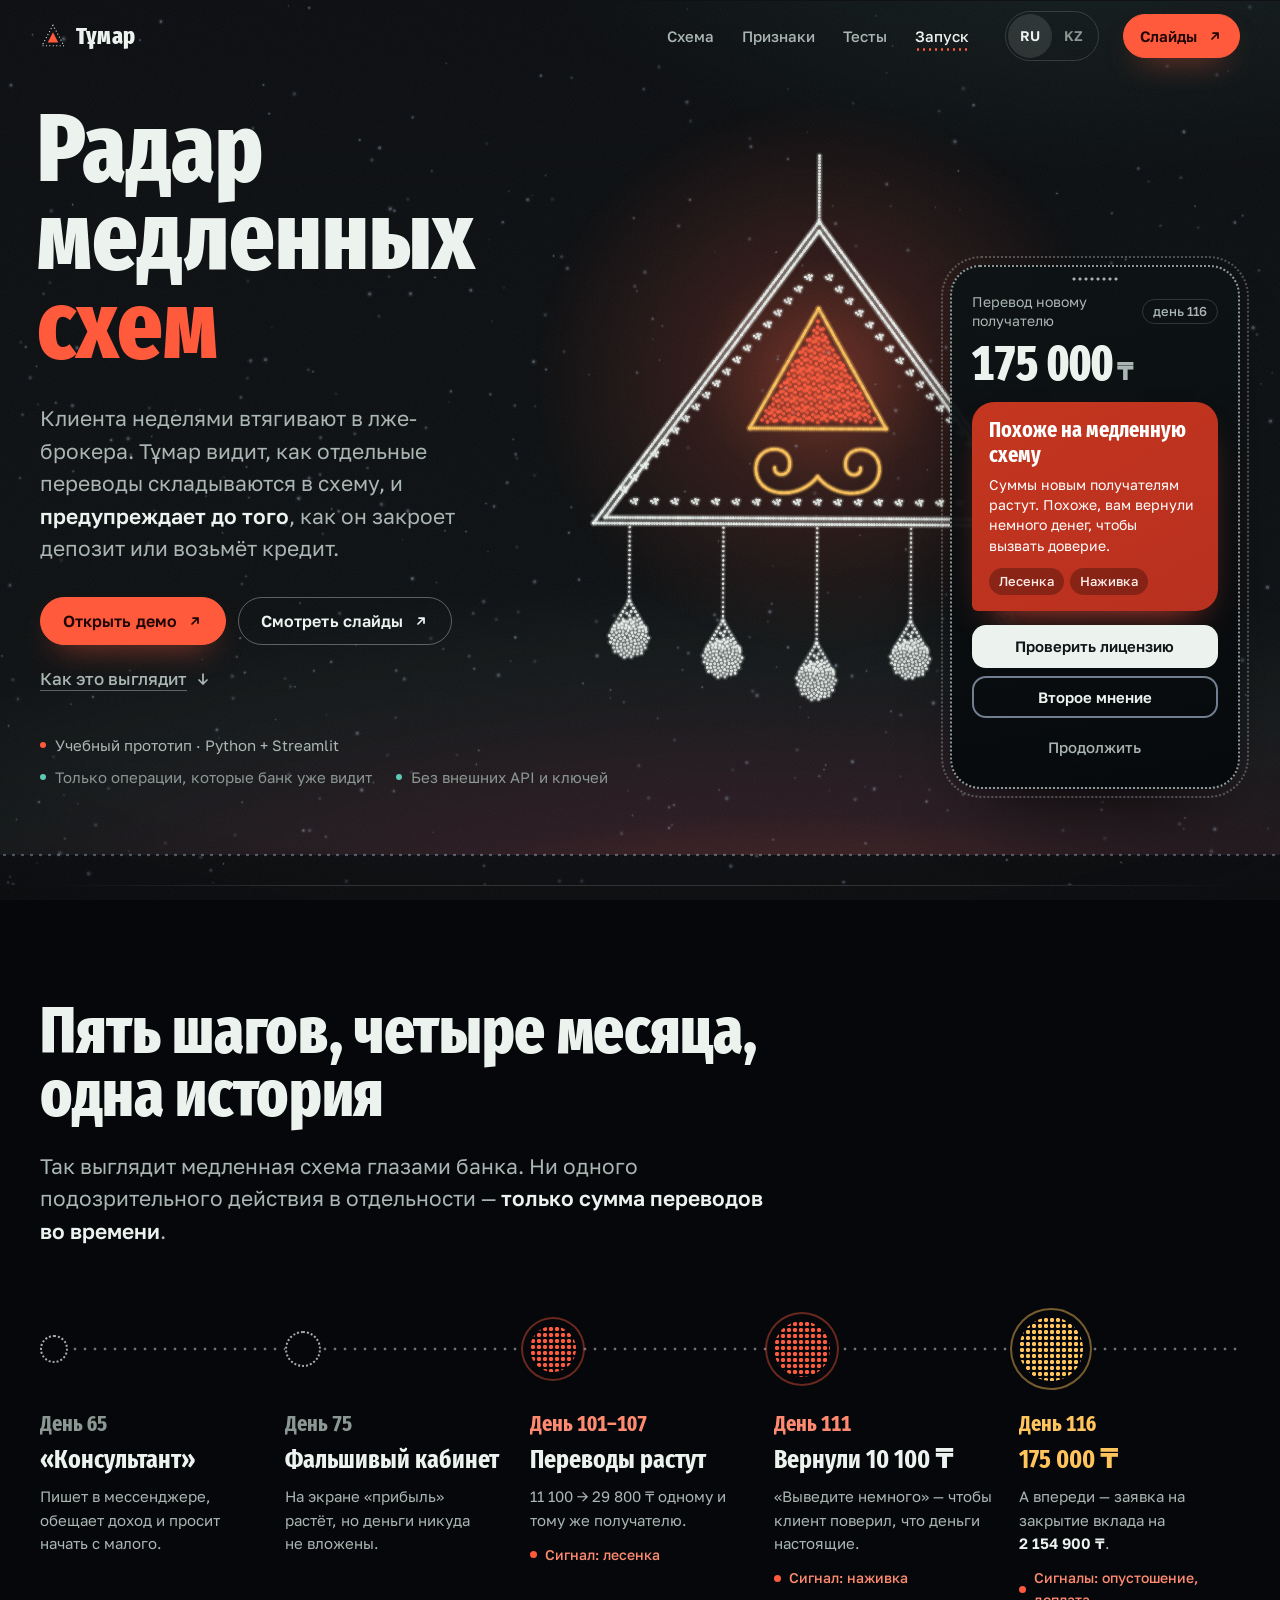
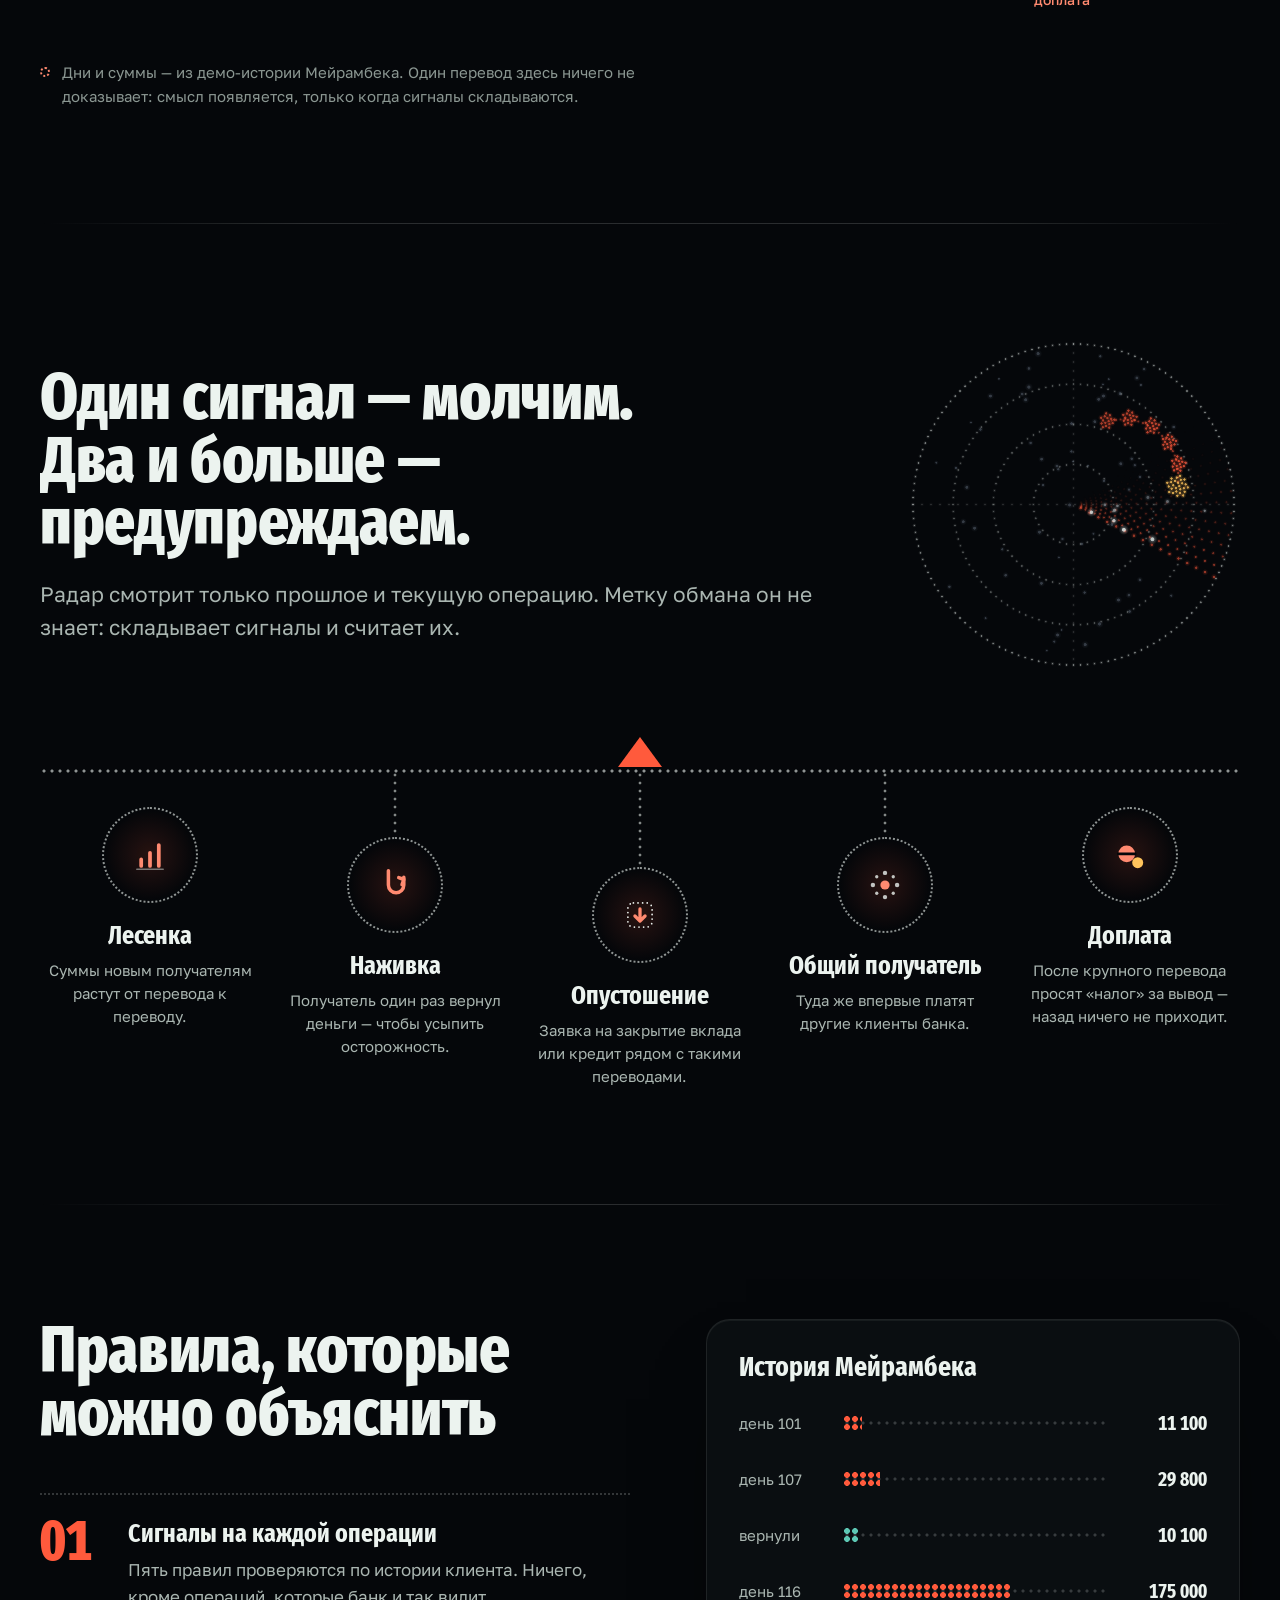
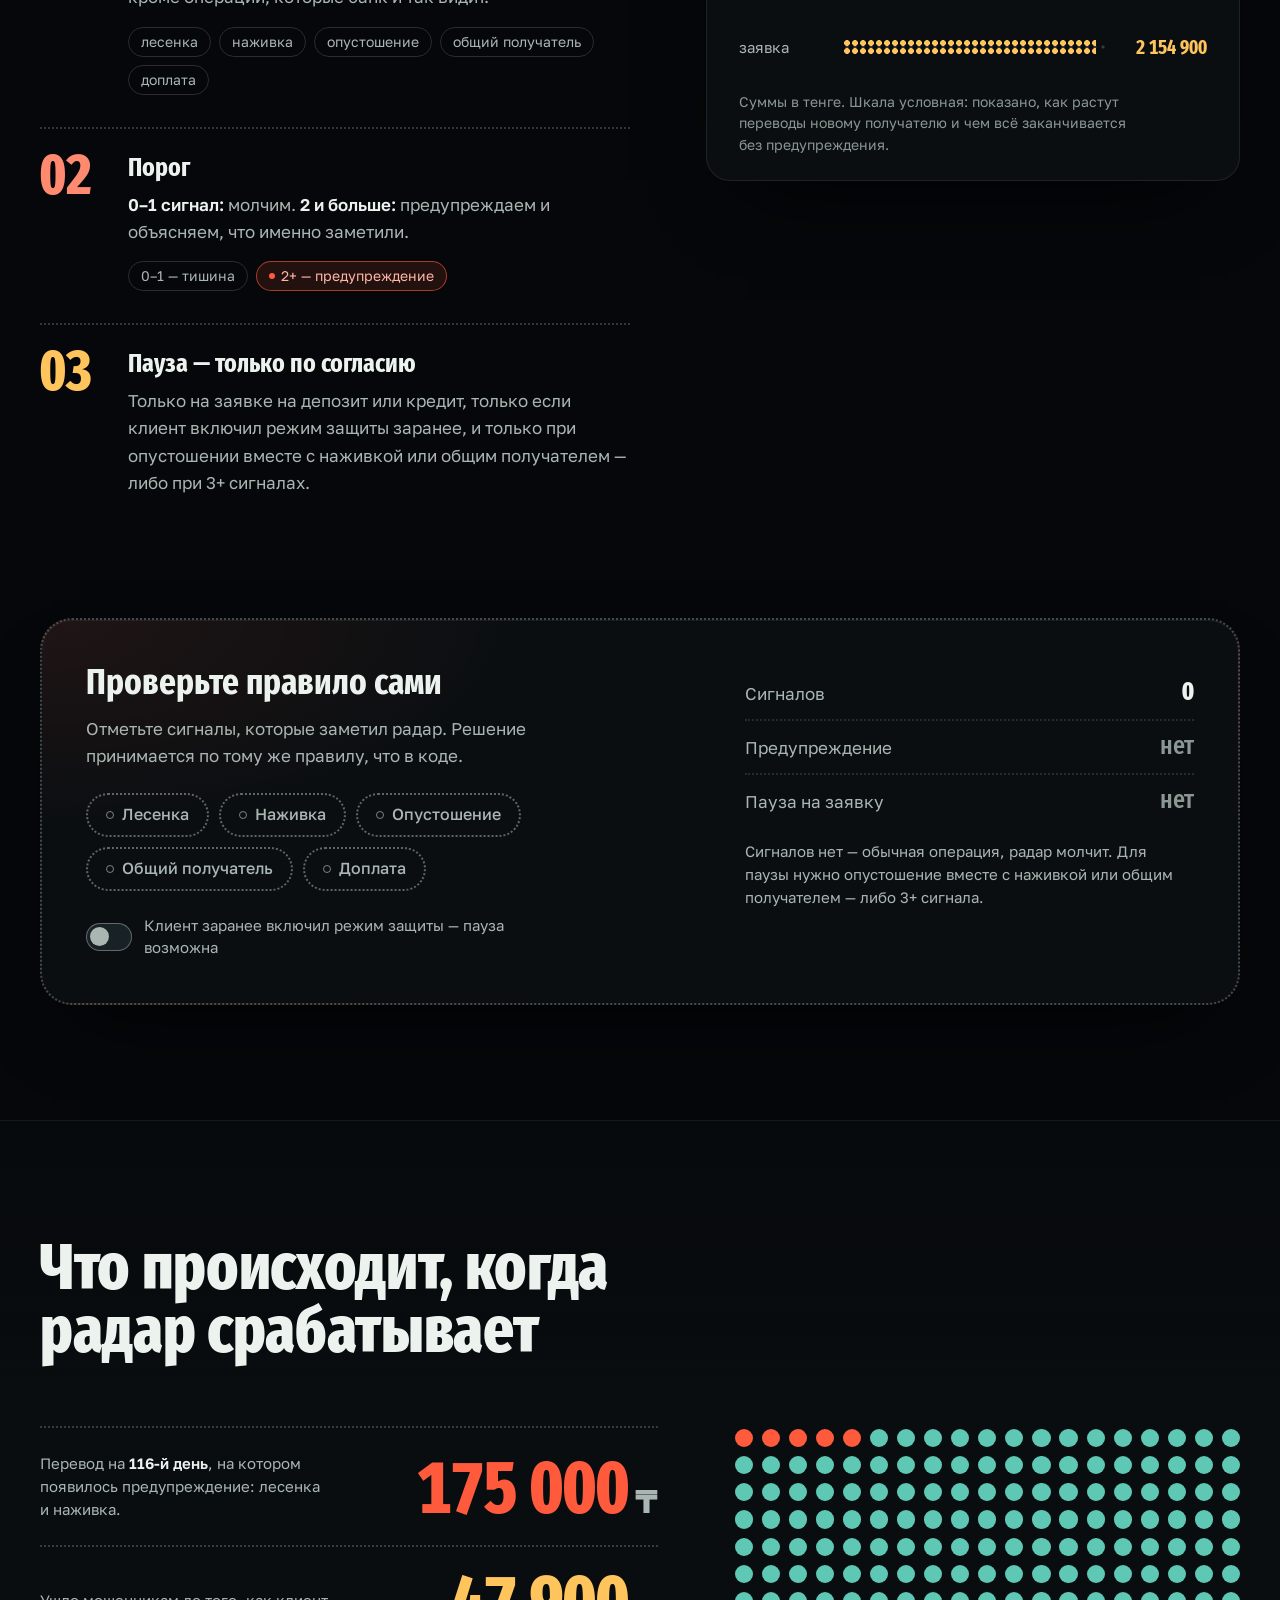
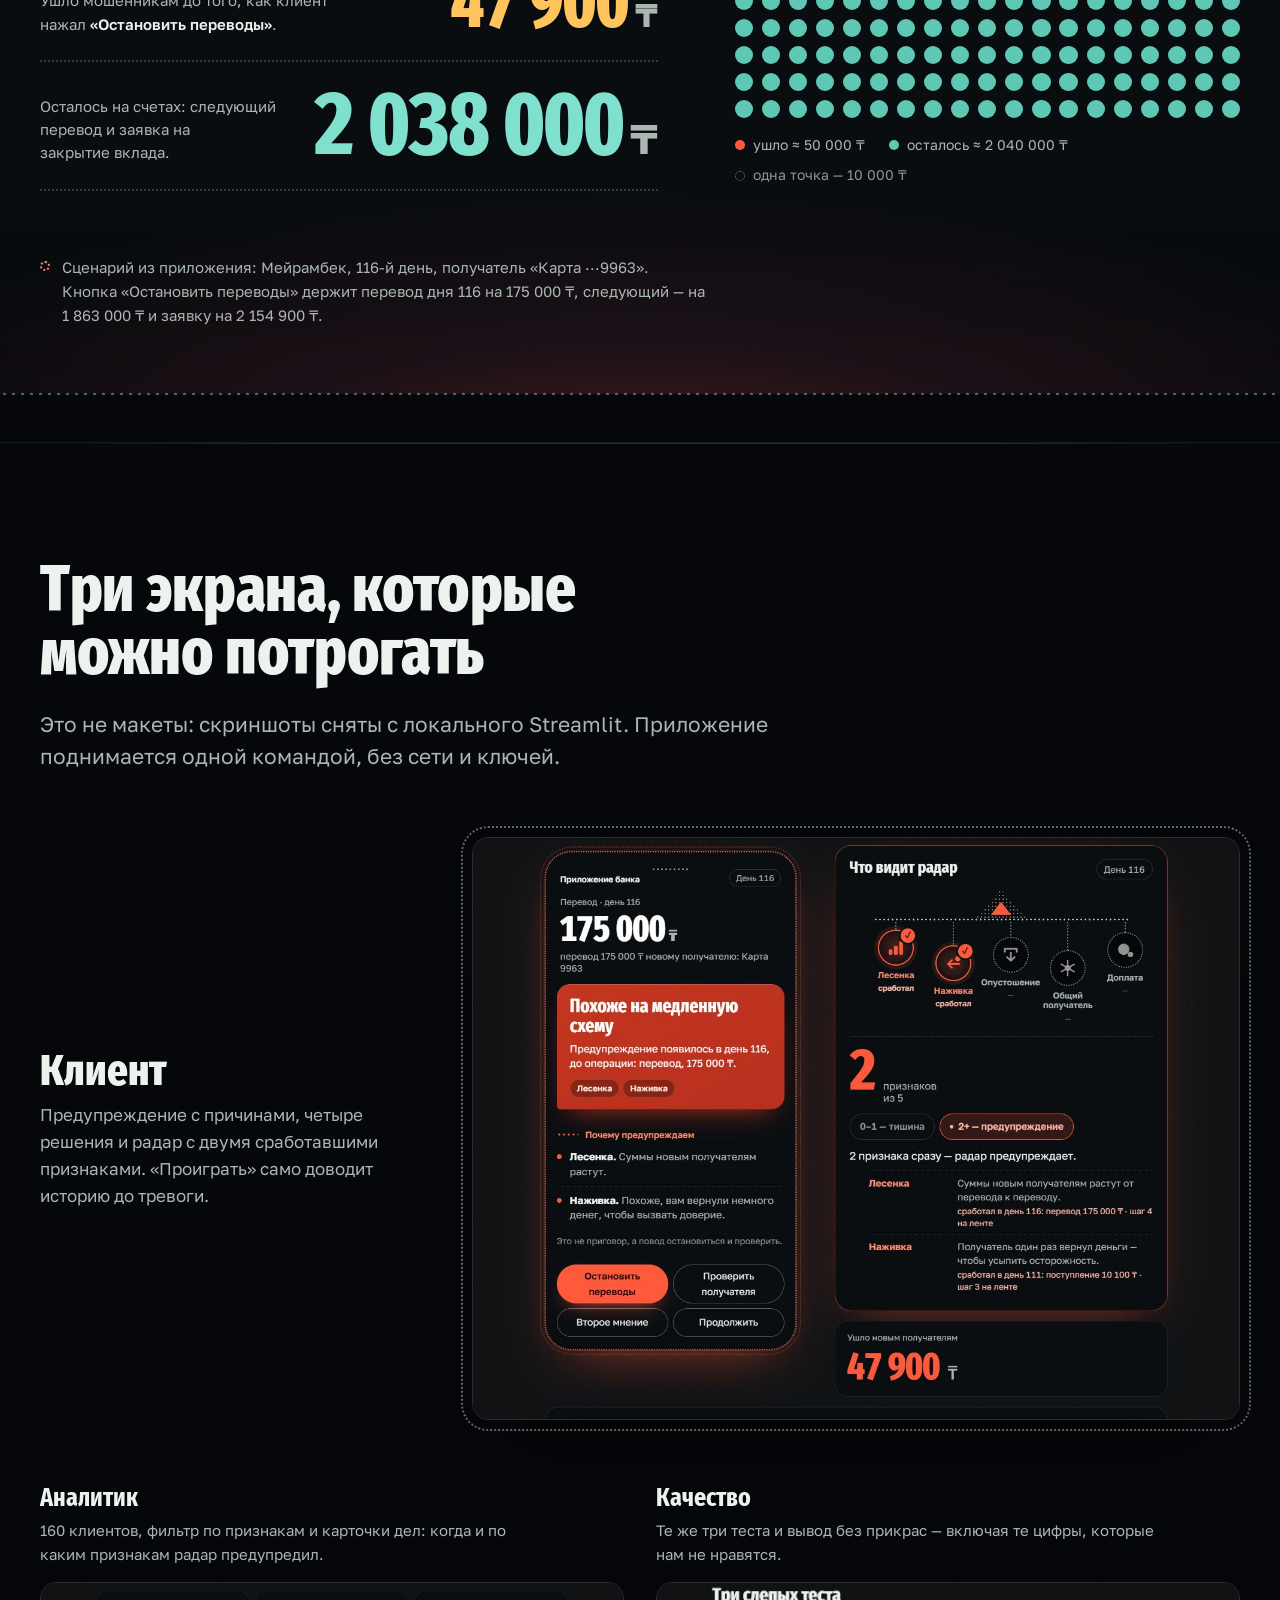
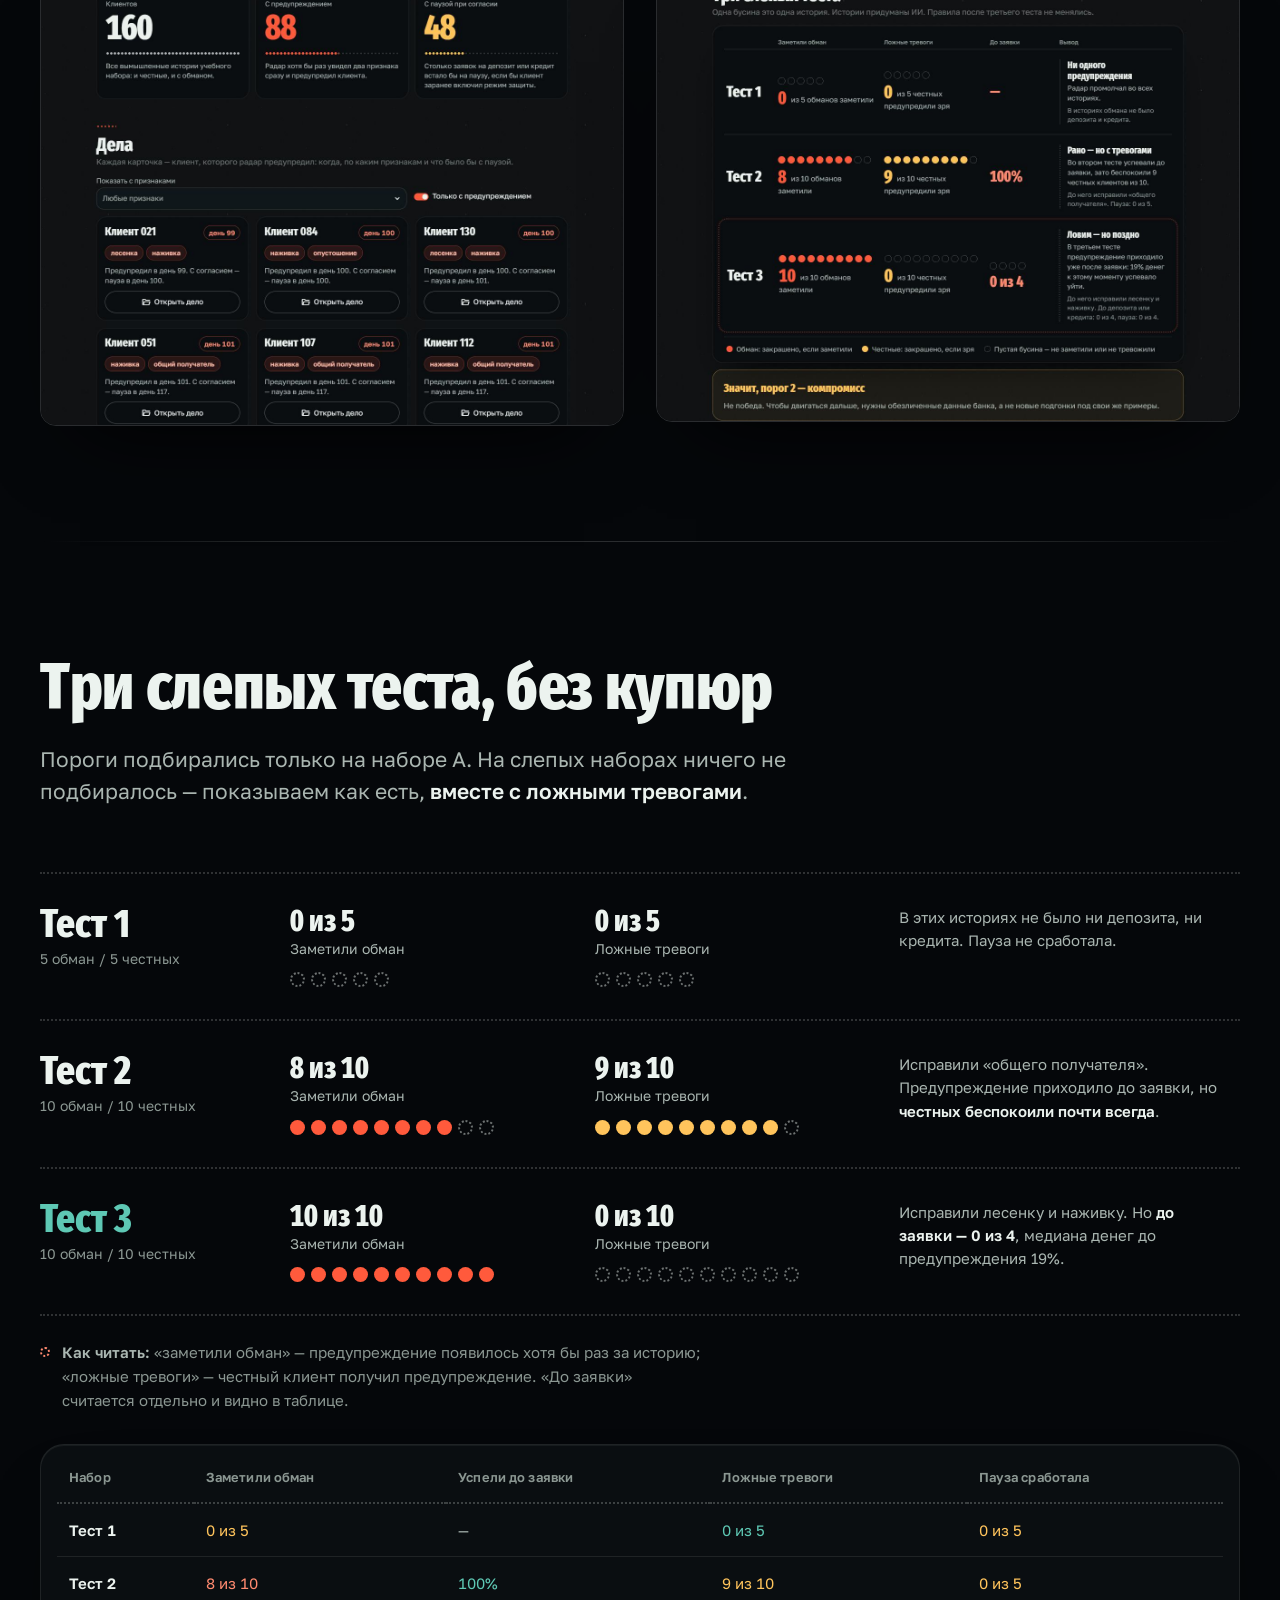
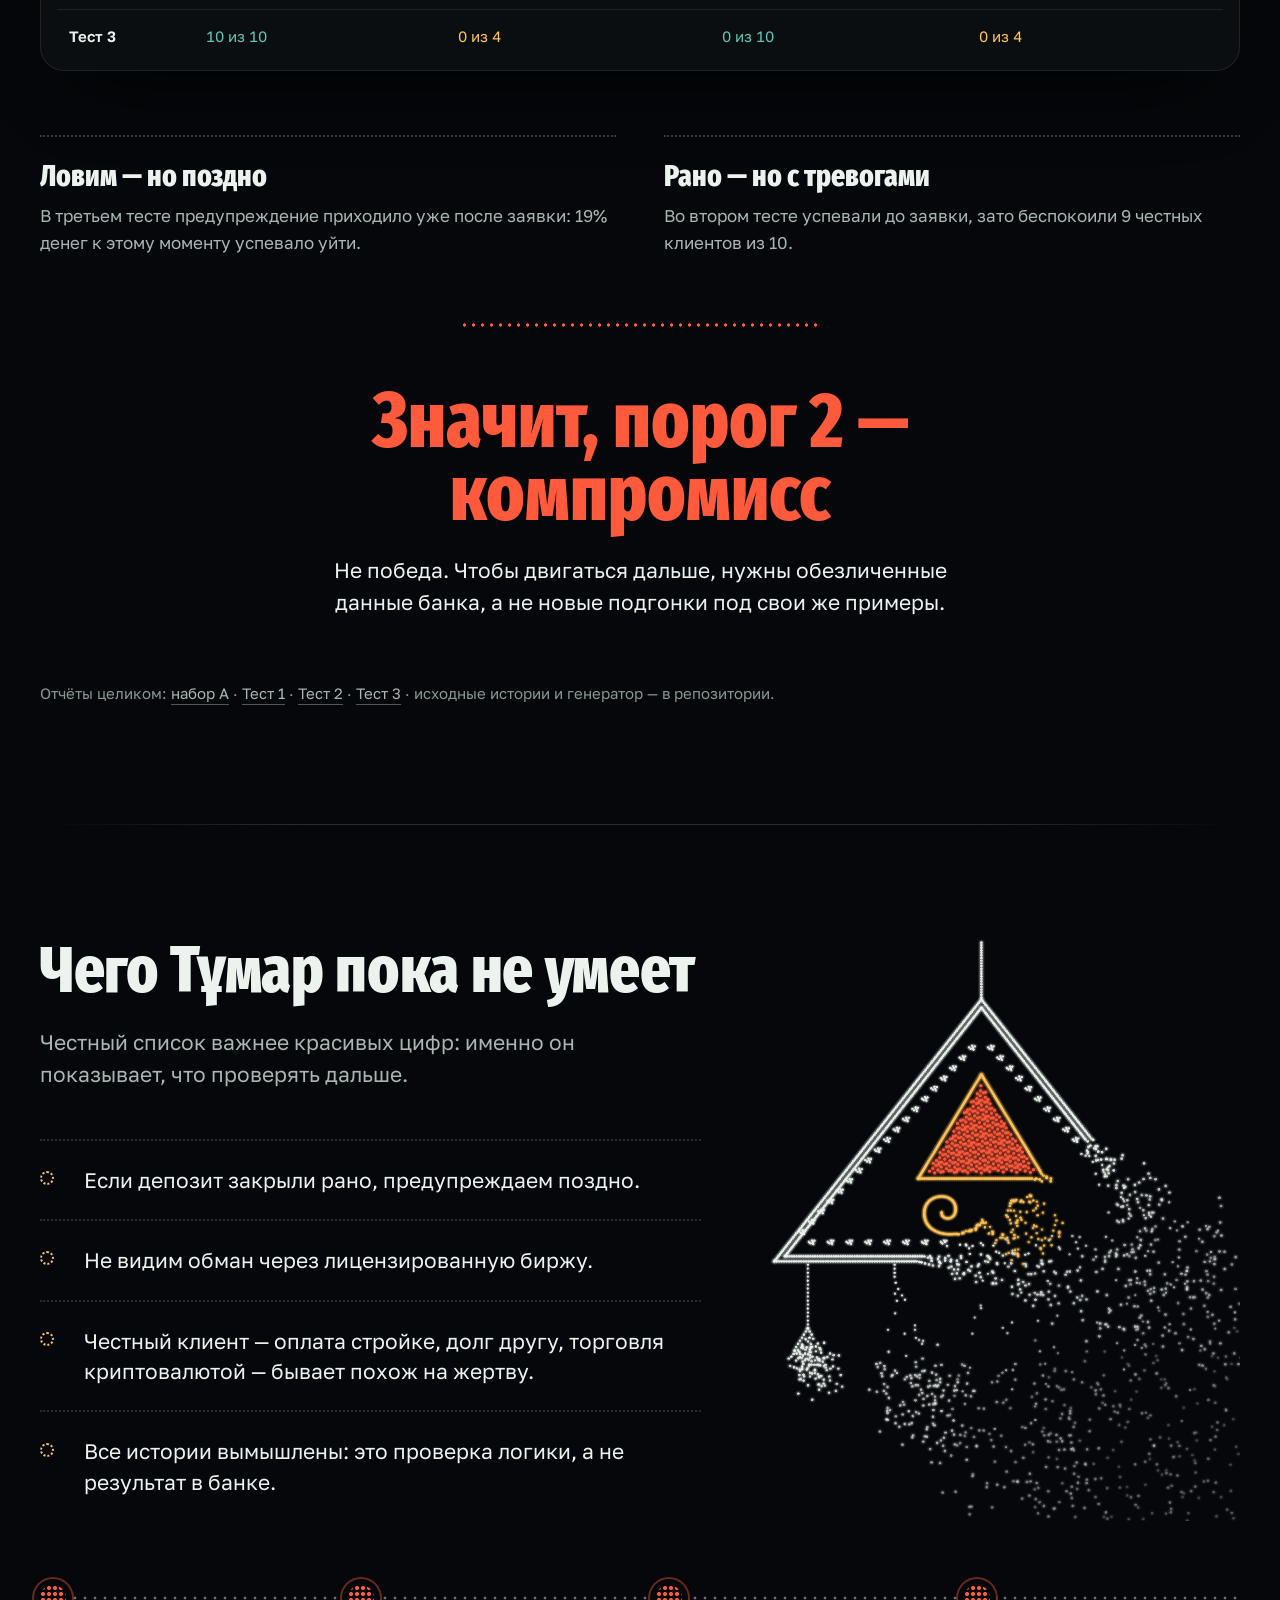
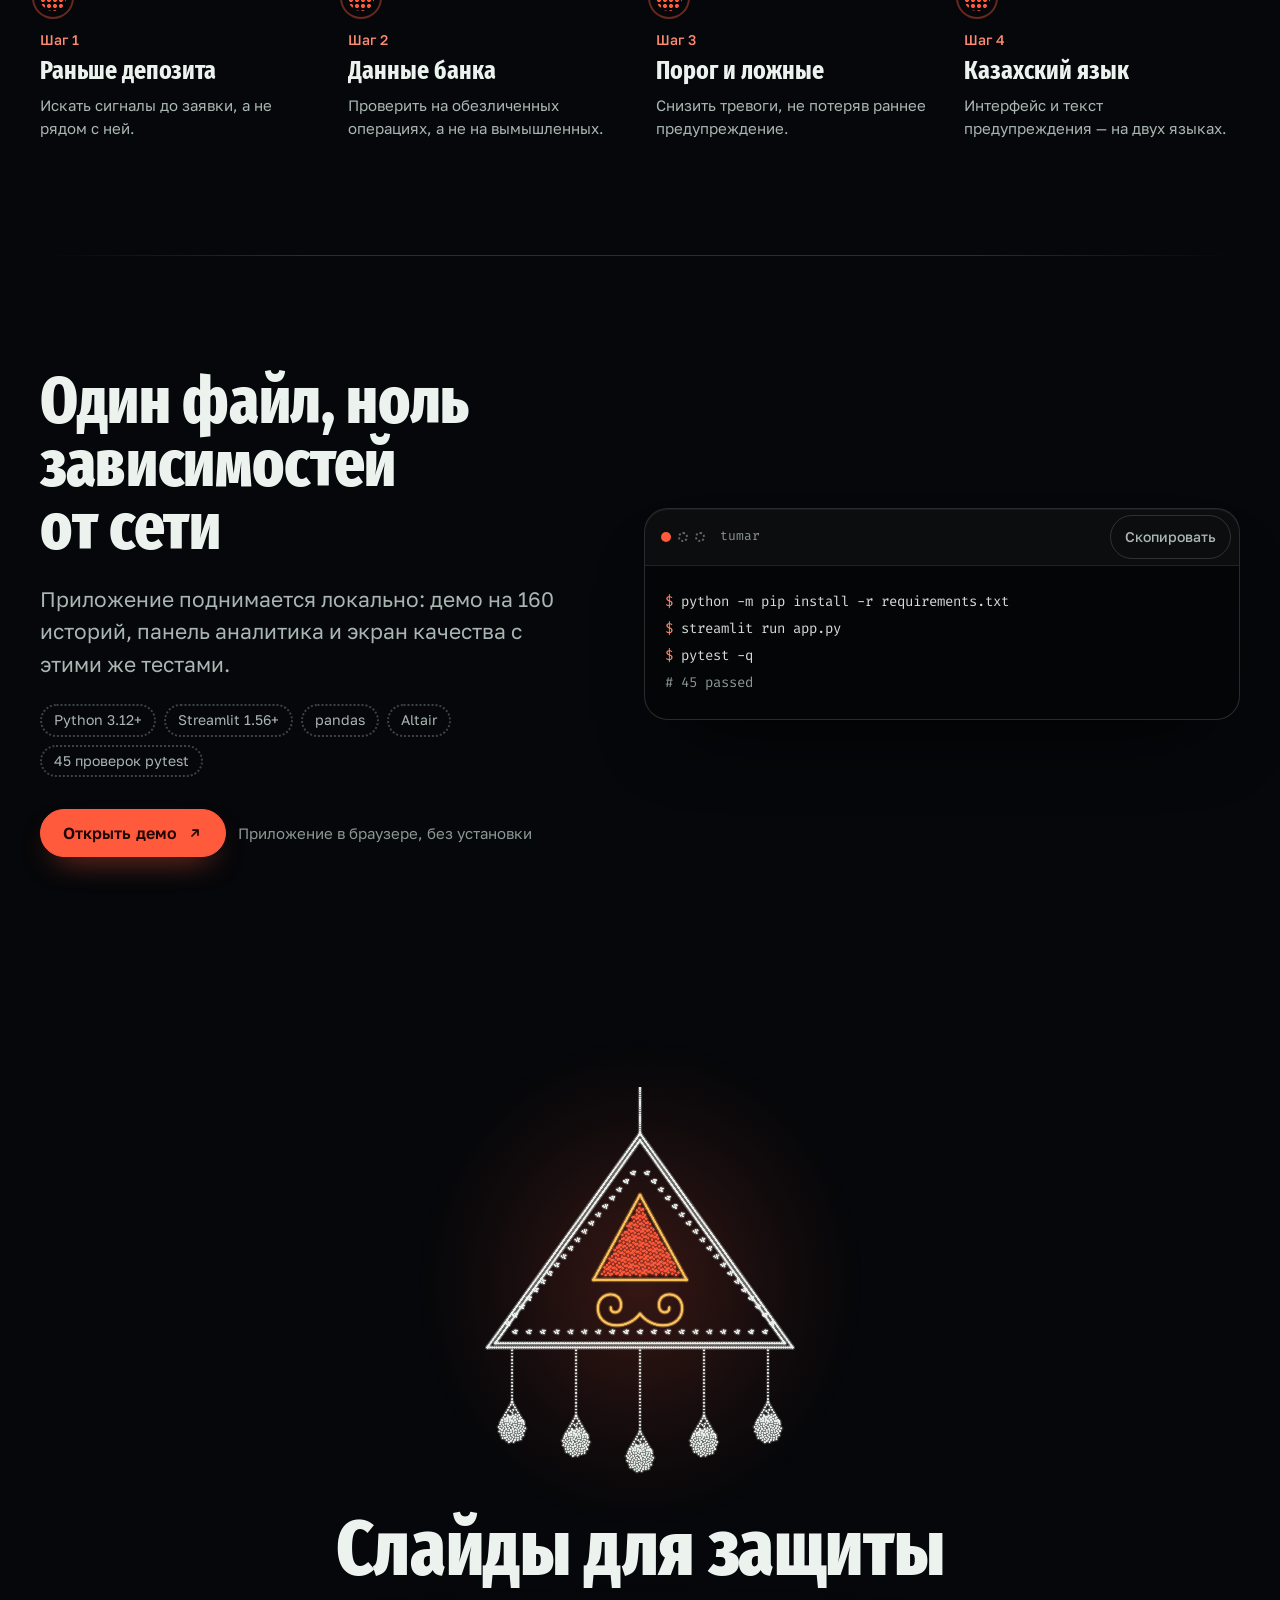
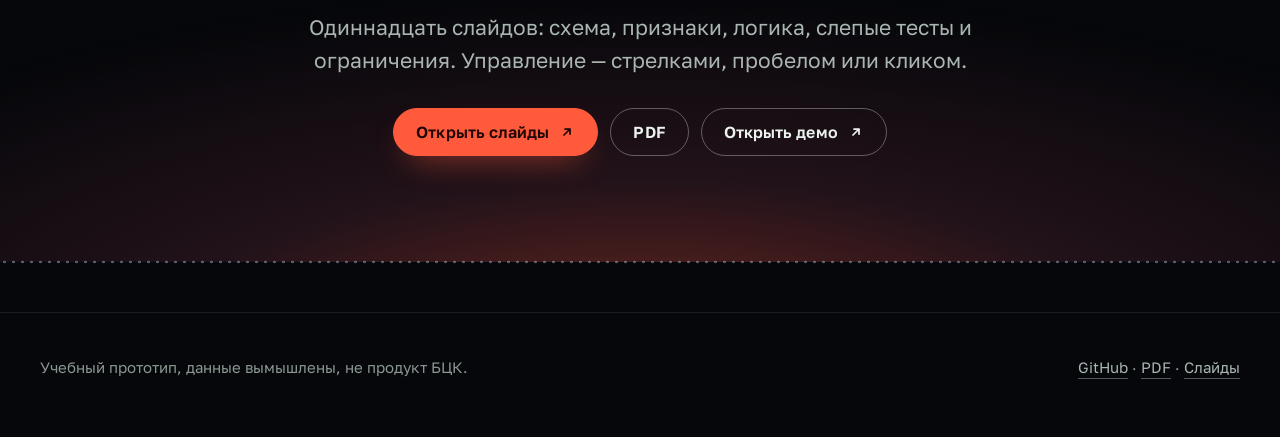
<file: docs/index.html>
<!doctype html>
<html lang="ru">
<head>
<meta charset="utf-8">
<meta name="viewport" content="width=device-width,initial-scale=1,viewport-fit=cover">
<title>Тұмар — радар медленных мошеннических схем</title>
<meta name="description" content="Учебный прототип: замечает медленную схему по истории переводов и предупреждает клиента до закрытия депозита или кредита.">
<meta name="theme-color" content="#05070a">
<meta name="color-scheme" content="dark">
<meta property="og:title" content="Тұмар — радар медленных мошеннических схем">
<meta property="og:description" content="Пять признаков, объяснимое правило и три слепых теста без купюр.">
<meta property="og:type" content="website">
<link rel="alternate" hreflang="ru" href="index.html">
<link rel="alternate" hreflang="kk" href="kz.html">
<link rel="icon" href="data:image/svg+xml,%3Csvg xmlns='http://www.w3.org/2000/svg' viewBox='0 0 32 32'%3E%3Cpath d='M16 3 29 27H3Z' fill='none' stroke='%23ecf3ef' stroke-width='1.6' stroke-dasharray='0 4' stroke-linecap='round'/%3E%3Cpath d='M16 12 22 24H10Z' fill='%23ff5a3c'/%3E%3C/svg%3E">
<link rel="preconnect" href="https://fonts.googleapis.com">
<link rel="preconnect" href="https://fonts.gstatic.com" crossorigin>
<link rel="stylesheet" href="https://fonts.googleapis.com/css2?family=Fira+Sans+Extra+Condensed:wght@700;800&family=Golos+Text:wght@400..700&family=Fira+Code:wght@400&display=swap">
<link rel="stylesheet" href="style.css?v=7">
</head>
<body>
<a class="skip" href="#main">К содержанию</a>

<header class="hd" id="hd">
  <div class="wrap">
    <a class="brand" href="#top" aria-label="Тұмар&nbsp;— на главную">
      <svg viewBox="0 0 32 32" aria-hidden="true"><path d="M16 2.5 29.5 28H2.5Z" fill="none" stroke="#ecf3ef" stroke-width="1.5" stroke-dasharray="0 4.2" stroke-linecap="round"/><path d="M16 11.5 22.5 24h-13Z" fill="#ff5a3c"/></svg>
      Тұмар
    </a>
    <nav class="nav" id="nav" aria-label="Разделы">
      <a href="#scheme">Схема</a>
      <a href="#signs">Признаки</a>
      <a href="#tests">Тесты</a>
      <a href="#run">Запуск</a>
      <a class="nav-extra" href="slides.html">Слайды</a>
    </nav>
    <button class="burger" id="burger" type="button" aria-expanded="false" aria-controls="nav" aria-label="Меню">
      <svg class="i m" viewBox="0 0 20 20" aria-hidden="true"><path d="M3.5 5.5h13M3.5 10h13M3.5 14.5h13"/></svg>
      <svg class="i x" viewBox="0 0 20 20" aria-hidden="true"><path d="m5 5 10 10M15 5 5 15"/></svg>
    </button>
    <div class="lang" aria-label="Язык"><a class="on" href="index.html" lang="ru" aria-current="page">RU</a><a href="kz.html" lang="kk" hreflang="kk">KZ</a></div>
    <a class="btn pri sm" href="slides.html">Слайды <svg class="i" viewBox="0 0 16 16" aria-hidden="true"><path d="M5 11 11 5M6 5h5v5"/></svg></a>
  </div>
  <div class="pg" id="pg" aria-hidden="true"></div>
</header>

<main id="main">
  <section class="hero" id="top">
    <canvas class="sky" id="sky" aria-hidden="true"></canvas>
    <div class="wrap">
      <div>
        <h1 data-enter>Радар <br>медленных <em>схем</em></h1>
        <p class="lede" data-enter style="--d:90ms">Клиента неделями втягивают в лже-брокера. Тұмар видит, как отдельные переводы складываются в схему, и <b>предупреждает до того</b>, как он закроет депозит или возьмёт кредит.</p>
        <div class="cta-row" data-enter style="--d:160ms">
          <a class="btn pri" href="https://tumarr.streamlit.app/" target="_blank" rel="noopener">Открыть демо <svg class="i" viewBox="0 0 16 16" aria-hidden="true"><path d="M5 11 11 5M6 5h5v5"/></svg></a>
          <a class="btn" href="slides.html">Смотреть слайды <svg class="i" viewBox="0 0 16 16" aria-hidden="true"><path d="M5 11 11 5M6 5h5v5"/></svg></a>
        </div>
        <a class="tlink" href="#scheme" data-enter style="--d:200ms">Как это выглядит <svg class="i" viewBox="0 0 16 16" aria-hidden="true"><path d="M8 3v10M4 9l4 4 4-4"/></svg></a>
        <p class="hero-meta" data-enter style="--d:240ms">
          <span>Учебный прототип · Python + Streamlit</span>
          <span>Только операции, которые банк уже видит</span>
          <span>Без внешних API и ключей</span>
        </p>
      </div>

      <div class="stage">
        <div class="art" id="art" aria-hidden="true"></div>
        <div class="card" id="card" data-enter>
          <div class="top"><span>Перевод новому получателю</span><span class="day">день 116</span></div>
          <div class="amt">175&nbsp;000<small>₸</small></div>
          <div class="warn">
            <b>Похоже на медленную схему</b>
            <p>Суммы новым получателям растут. Похоже, вам вернули немного денег, чтобы вызвать доверие.</p>
            <div class="tags"><i>Лесенка</i><i>Наживка</i></div>
          </div>
          <div class="acts">
            <div class="act a">Проверить лицензию</div>
            <div class="act b">Второе мнение</div>
            <div class="act c">Продолжить</div>
          </div>
        </div>
      </div>
    </div>
  </section>

  <section id="scheme" aria-labelledby="scheme-h">
    <div class="wrap">
      <div class="sec-head">
        <h2 id="scheme-h">Пять шагов, четыре месяца,<br>одна история</h2>
        <p class="sub">Так выглядит медленная схема глазами банка. Ни одного подозрительного действия в отдельности&nbsp;— <b>только сумма переводов во времени</b>.</p>
      </div>

      <div class="tl">
        <article class="st">
          <span class="dot" aria-hidden="true"></span>
          <p class="day">День 65</p>
          <h3>«Консультант»</h3>
          <p>Пишет в мессенджере, обещает доход и просит начать с малого.</p>
        </article>
        <article class="st">
          <span class="dot" aria-hidden="true"></span>
          <p class="day">День 75</p>
          <h3>Фальшивый кабинет</h3>
          <p>На экране «прибыль» растёт, но деньги никуда не вложены.</p>
        </article>
        <article class="st hot">
          <span class="dot" aria-hidden="true"></span>
          <p class="day">День 101–107</p>
          <h3>Переводы растут</h3>
          <p>11&nbsp;100 → 29&nbsp;800&nbsp;₸ одному и тому же получателю.</p>
          <span class="sg">Сигнал: лесенка</span>
        </article>
        <article class="st hot">
          <span class="dot" aria-hidden="true"></span>
          <p class="day">День 111</p>
          <h3>Вернули 10&nbsp;100&nbsp;₸</h3>
          <p>«Выведите немного»&nbsp;— чтобы клиент поверил, что деньги настоящие.</p>
          <span class="sg">Сигнал: наживка</span>
        </article>
        <article class="st end">
          <span class="dot" aria-hidden="true"></span>
          <p class="day">День 116</p>
          <h3>175&nbsp;000&nbsp;₸</h3>
          <p>А впереди&nbsp;— заявка на закрытие вклада на <b>2&nbsp;154&nbsp;900&nbsp;₸</b>.</p>
          <span class="sg">Сигналы: опустошение, доплата</span>
        </article>
      </div>
      <p class="aside-note tl-note">Дни и суммы&nbsp;— из демо-истории Мейрамбека. Один перевод здесь ничего не доказывает: смысл появляется, только когда сигналы складываются.</p>
    </div>
  </section>

  <section id="signs" aria-labelledby="signs-h">
    <div class="wrap">
      <div class="radar" id="radar" aria-hidden="true"></div>
      <div class="sec-head">
        <h2 id="signs-h">Один сигнал&nbsp;— молчим.<br>Два и больше&nbsp;— предупреждаем.</h2>
        <p class="sub">Радар смотрит только прошлое и текущую операцию. Метку обмана он не знает: складывает сигналы и считает их.</p>
      </div>
      <div class="grid5">
        <article class="sig">
          <svg class="ico" viewBox="0 0 40 40" aria-hidden="true"><path d="M12 30V24M20 30V18M28 30V11" stroke="currentColor" stroke-width="3.4" stroke-linecap="round"/><path d="M8 33h24" stroke="#ecf3ef" stroke-width="1.4" stroke-linecap="round" opacity=".45"/></svg>
          <h3>Лесенка</h3><p>Суммы новым получателям растут от перевода к переводу.</p>
        </article>
        <article class="sig">
          <svg class="ico" viewBox="0 0 40 40" aria-hidden="true"><path d="M14 7v13a7 7 0 0 0 14 0v-7" fill="none" stroke="currentColor" stroke-width="3.2" stroke-linecap="round"/><path d="M28 15l-4.6-1.8M28 15l-1.6 4.6" fill="none" stroke="currentColor" stroke-width="3.2" stroke-linecap="round"/></svg>
          <h3>Наживка</h3><p>Получатель один раз вернул деньги&nbsp;— чтобы усыпить осторожность.</p>
        </article>
        <article class="sig">
          <svg class="ico" viewBox="0 0 40 40" aria-hidden="true"><rect x="9" y="9" width="22" height="22" rx="5" fill="none" stroke="#ecf3ef" stroke-width="1.6" stroke-dasharray="0 4.2" stroke-linecap="round"/><path d="M20 14.5v11m0 0 4.6-4.6M20 25.5l-4.6-4.6" fill="none" stroke="currentColor" stroke-width="3" stroke-linecap="round" stroke-linejoin="round"/></svg>
          <h3>Опустошение</h3><p>Заявка на закрытие вклада или кредит рядом с такими переводами.</p>
        </article>
        <article class="sig">
          <svg class="ico" viewBox="0 0 40 40" aria-hidden="true"><circle cx="20" cy="20" r="4.2" fill="currentColor"/><g fill="#ecf3ef" opacity=".8"><circle cx="20" cy="9" r="2"/><circle cx="20" cy="31" r="2"/><circle cx="9" cy="20" r="2"/><circle cx="31" cy="20" r="2"/><circle cx="12.5" cy="12.5" r="1.5"/><circle cx="27.5" cy="27.5" r="1.5"/><circle cx="27.5" cy="12.5" r="1.5"/><circle cx="12.5" cy="27.5" r="1.5"/></g></svg>
          <h3>Общий получатель</h3><p>Туда же впервые платят другие клиенты банка.</p>
        </article>
        <article class="sig">
          <svg class="ico" viewBox="0 0 40 40" aria-hidden="true"><circle cx="17" cy="19" r="7.6" fill="currentColor"/><circle cx="27" cy="27" r="5" fill="#ffc45c"/><path d="M9.4 19h15.2" stroke="#05070a" stroke-width="2.6" stroke-linecap="round"/></svg>
          <h3>Доплата</h3><p>После крупного перевода просят «налог» за вывод&nbsp;— назад ничего не приходит.</p>
        </article>
      </div>
    </div>
  </section>

  <section id="logic" aria-labelledby="logic-h">
    <div class="wrap">
      <div class="logic">
        <div>
          <h2 id="logic-h">Правила, которые можно объяснить</h2>
          <div class="rules">
            <div class="rule"><span class="num">01</span><div><h3>Сигналы на каждой операции</h3>
              <p>Пять правил проверяются по истории клиента. Ничего, кроме операций, которые банк и так видит.</p>
              <div class="thresh"><span class="pill">лесенка</span><span class="pill">наживка</span><span class="pill">опустошение</span><span class="pill">общий получатель</span><span class="pill">доплата</span></div>
            </div></div>
            <div class="rule"><span class="num">02</span><div><h3>Порог</h3>
              <p><b>0–1 сигнал:</b> молчим. <b>2 и больше:</b> предупреждаем и объясняем, что именно заметили.</p>
              <div class="thresh"><span class="pill">0–1&nbsp;— тишина</span><span class="pill hot">2+&nbsp;— предупреждение</span></div>
            </div></div>
            <div class="rule"><span class="num">03</span><div><h3>Пауза&nbsp;— только по согласию</h3>
              <p>Только на заявке на депозит или кредит, только если клиент включил режим защиты заранее, и только при опустошении вместе с наживкой или общим получателем&nbsp;— либо при 3+ сигналах.</p>
            </div></div>
          </div>
        </div>
        <aside class="bars panel" id="bars" aria-label="Как сигналы складываются в предупреждение">
          <p class="title">История Мейрамбека</p>
          <div class="row"><span class="lbl">день 101</span><div class="rail"><span class="fill carn" style="--w:7%"></span></div><span class="val">11&nbsp;100</span></div>
          <div class="row"><span class="lbl">день 107</span><div class="rail"><span class="fill carn" style="--w:14%"></span></div><span class="val">29&nbsp;800</span></div>
          <div class="row"><span class="lbl">вернули</span><div class="rail"><span class="fill turq" style="--w:5%"></span></div><span class="val">10&nbsp;100</span></div>
          <div class="row"><span class="lbl">день 116</span><div class="rail"><span class="fill carn" style="--w:64%"></span></div><span class="val">175&nbsp;000</span></div>
          <div class="row"><span class="lbl">заявка</span><div class="rail"><span class="fill amber" style="--w:96%"></span></div><span class="val">2&nbsp;154&nbsp;900</span></div>
          <p class="cap">Суммы в тенге. Шкала условная: показано, как растут переводы новому получателю и чем всё заканчивается без предупреждения.</p>
        </aside>
      </div>

      <div class="sim">
        <div>
          <h3 class="title">Проверьте правило сами</h3>
          <p class="lead">Отметьте сигналы, которые заметил радар. Решение принимается по тому же правилу, что в коде.</p>
          <div class="chips" role="group" aria-label="Сигналы">
            <button class="chip" type="button" data-sig="les" aria-pressed="false">Лесенка</button>
            <button class="chip" type="button" data-sig="nazh" aria-pressed="false">Наживка</button>
            <button class="chip" type="button" data-sig="opus" aria-pressed="false">Опустошение</button>
            <button class="chip" type="button" data-sig="obsh" aria-pressed="false">Общий получатель</button>
            <button class="chip" type="button" data-sig="dop" aria-pressed="false">Доплата</button>
          </div>
          <label class="switch"><input type="checkbox" id="prot"><span>Клиент заранее включил режим защиты&nbsp;— пауза возможна</span></label>
        </div>
        <div class="out" aria-live="polite">
          <div class="out-row"><span>Сигналов</span><b id="cnt">0</b></div>
          <div class="out-row"><span>Предупреждение</span><b id="warnv" class="no">нет</b></div>
          <div class="out-row"><span>Пауза на заявку</span><b id="pausev" class="no">нет</b></div>
          <p class="why" id="why">Сигналов нет&nbsp;— обычная операция, радар молчит.</p>
        </div>
      </div>
    </div>
  </section>

  <section id="demo" class="horizon" aria-labelledby="demo-h">
    <div class="wrap">
      <div class="sec-head">
        <h2 id="demo-h">Что происходит, когда радар срабатывает</h2>
      </div>
      <div class="ledger">
        <div class="stats">
          <div class="stat"><div class="v">175&nbsp;000<small>₸</small></div><p class="k">Перевод на <b>116-й день</b>, на котором появилось предупреждение: лесенка и наживка.</p></div>
          <div class="stat a"><div class="v">47&nbsp;900<small>₸</small></div><p class="k">Ушло мошенникам до того, как клиент нажал <b>«Остановить переводы»</b>.</p></div>
          <div class="stat t"><div class="v">2&nbsp;038&nbsp;000<small>₸</small></div><p class="k">Осталось на счетах: следующий перевод и заявка на закрытие вклада.</p></div>
        </div>
        <figure class="field-wrap" aria-label="Ушло 47 900 ₸, осталось 2 038 000 ₸: одна точка&nbsp;— 10 000 ₸">
          <div class="field" id="field" data-lost="5" data-kept="204" aria-hidden="true"></div>
          <p class="field-key" aria-hidden="true"><span class="l">ушло ≈ 50&nbsp;000&nbsp;₸</span><span class="k">осталось ≈ 2&nbsp;040&nbsp;000&nbsp;₸</span><span class="s">одна точка&nbsp;— 10&nbsp;000&nbsp;₸</span></p>
        </figure>
      </div>
      <p class="aside-note demo-note">Сценарий из приложения: Мейрамбек, 116-й день, получатель «Карта ···9963». Кнопка «Остановить переводы» держит перевод дня 116 на 175&nbsp;000&nbsp;₸, следующий&nbsp;— на 1&nbsp;863&nbsp;000&nbsp;₸ и заявку на 2&nbsp;154&nbsp;900&nbsp;₸.</p>
    </div>
  </section>

  <section id="app" aria-labelledby="app-h">
    <div class="wrap">
      <div class="sec-head">
        <h2 id="app-h">Три экрана, которые можно потрогать</h2>
        <p class="sub">Это не макеты: скриншоты сняты с локального Streamlit. Приложение поднимается одной командой, без сети и ключей.</p>
      </div>
      <div class="shots">
        <figure class="shot">
          <figcaption><b>Клиент</b>Предупреждение с причинами, четыре решения и радар с двумя сработавшими признаками. «Проиграть» само доводит историю до тревоги.</figcaption>
          <img src="img/app-client.jpg" width="1279" height="970" loading="lazy" decoding="async"
               alt="Экран клиента: предупреждение на 116-й день, причины, четыре кнопки решения и радар с двумя сработавшими признаками">
        </figure>
        <figure class="shot">
          <figcaption><b>Аналитик</b>160 клиентов, фильтр по признакам и карточки дел: когда и по каким признакам радар предупредил.</figcaption>
          <img src="img/app-analyst.jpg" width="1284" height="974" loading="lazy" decoding="async"
               alt="Экран аналитика: 160 клиентов, фильтр по признакам и карточки дел с днём предупреждения">
        </figure>
        <figure class="shot">
          <figcaption><b>Качество</b>Те же три теста и вывод без прикрас&nbsp;— включая те цифры, которые нам не нравятся.</figcaption>
          <img src="img/app-quality.jpg" width="1284" height="966" loading="lazy" decoding="async"
               alt="Экран качества: три слепых теста бусинами и вывод «порог 2 — компромисс»">
        </figure>
      </div>
    </div>
  </section>

  <section id="tests" aria-labelledby="tests-h">
    <div class="wrap">
      <div class="sec-head">
        <h2 id="tests-h">Три слепых теста, без купюр</h2>
        <p class="sub">Пороги подбирались только на наборе A. На слепых наборах ничего не подбиралось&nbsp;— показываем как есть, <b>вместе с ложными тревогами</b>.</p>
      </div>
      <div class="tests">
        <article class="test bad">
          <div class="h"><b>Тест 1</b><span>5 обман / 5 честных</span></div>
          <div class="meter"><div class="cap"><span>Заметили обман</span><b>0 из 5</b></div><div class="dots carn" data-dots="5:0" aria-hidden="true"><i></i><i></i><i></i><i></i><i></i></div></div>
          <div class="meter"><div class="cap"><span>Ложные тревоги</span><b>0 из 5</b></div><div class="dots amber" data-dots="5:0" aria-hidden="true"><i></i><i></i><i></i><i></i><i></i></div></div>
          <p class="note">В этих историях не было ни депозита, ни кредита. Пауза не сработала.</p>
        </article>
        <article class="test bad">
          <div class="h"><b>Тест 2</b><span>10 обман / 10 честных</span></div>
          <div class="meter"><div class="cap"><span>Заметили обман</span><b>8 из 10</b></div><div class="dots carn" data-dots="10:8" aria-hidden="true"><i class="on"></i><i class="on"></i><i class="on"></i><i class="on"></i><i class="on"></i><i class="on"></i><i class="on"></i><i class="on"></i><i></i><i></i></div></div>
          <div class="meter"><div class="cap"><span>Ложные тревоги</span><b>9 из 10</b></div><div class="dots amber" data-dots="10:9" aria-hidden="true"><i class="on"></i><i class="on"></i><i class="on"></i><i class="on"></i><i class="on"></i><i class="on"></i><i class="on"></i><i class="on"></i><i class="on"></i><i></i></div></div>
          <p class="note">Исправили «общего получателя». Предупреждение приходило до заявки, но <b>честных беспокоили почти всегда</b>.</p>
        </article>
        <article class="test">
          <div class="h"><b>Тест 3</b><span>10 обман / 10 честных</span></div>
          <div class="meter"><div class="cap"><span>Заметили обман</span><b>10 из 10</b></div><div class="dots carn" data-dots="10:10" aria-hidden="true"><i class="on"></i><i class="on"></i><i class="on"></i><i class="on"></i><i class="on"></i><i class="on"></i><i class="on"></i><i class="on"></i><i class="on"></i><i class="on"></i></div></div>
          <div class="meter"><div class="cap"><span>Ложные тревоги</span><b>0 из 10</b></div><div class="dots amber" data-dots="10:0" aria-hidden="true"><i></i><i></i><i></i><i></i><i></i><i></i><i></i><i></i><i></i><i></i></div></div>
          <p class="note">Исправили лесенку и наживку. Но <b>до заявки&nbsp;— 0 из 4</b>, медиана денег до предупреждения 19%.</p>
        </article>
      </div>
      <p class="aside-note legend"><span><b>Как читать:</b> «заметили обман»&nbsp;— предупреждение появилось хотя бы раз за историю; «ложные тревоги»&nbsp;— честный клиент получил предупреждение. «До заявки» считается отдельно и видно в таблице.</span></p>

      <div class="cmp panel">
        <div class="scroll" tabindex="0" role="region" aria-label="Сравнение трёх тестов">
          <table>
            <thead><tr><th scope="col">Набор</th><th scope="col">Заметили обман</th><th scope="col">Успели до заявки</th><th scope="col">Ложные тревоги</th><th scope="col">Пауза сработала</th></tr></thead>
            <tbody>
              <tr><td>Тест 1</td><td class="bad">0 из 5</td><td>—</td><td class="ok">0 из 5</td><td class="bad">0 из 5</td></tr>
              <tr><td>Тест 2</td><td class="mid">8 из 10</td><td class="ok">100%</td><td class="bad">9 из 10</td><td class="bad">0 из 5</td></tr>
              <tr><td>Тест 3</td><td class="ok">10 из 10</td><td class="bad">0 из 4</td><td class="ok">0 из 10</td><td class="bad">0 из 4</td></tr>
            </tbody>
          </table>
        </div>
      </div>
      <p class="scroll-hint">Таблица прокручивается вбок <svg class="i" viewBox="0 0 16 16" aria-hidden="true"><path d="M3 8h10M9 4l4 4-4 4"/></svg></p>

      <div class="verdict">
        <div class="vd"><b>Ловим&nbsp;— но поздно</b>В третьем тесте предупреждение приходило уже после заявки: 19% денег к этому моменту успевало уйти.</div>
        <div class="vd"><b>Рано&nbsp;— но с тревогами</b>Во втором тесте успевали до заявки, зато беспокоили 9 честных клиентов из 10.</div>
        <div class="vd statement"><b>Значит, порог&nbsp;2&nbsp;— компромисс</b>Не победа. Чтобы двигаться дальше, нужны обезличенные данные банка, а не новые подгонки под свои же примеры.</div>
      </div>
      <p class="reports">Отчёты целиком: <a href="https://github.com/Ordalinnn/tumar/blob/main/docs/metrics_A.md">набор A</a> · <a href="https://github.com/Ordalinnn/tumar/blob/main/docs/metrics_blind1.md">Тест 1</a> · <a href="https://github.com/Ordalinnn/tumar/blob/main/docs/metrics_blind2.md">Тест 2</a> · <a href="https://github.com/Ordalinnn/tumar/blob/main/docs/metrics_blind3.md">Тест 3</a> · исходные истории и генератор&nbsp;— в репозитории.</p>
    </div>
  </section>

  <section id="limits" aria-labelledby="limits-h">
    <div class="wrap">
      <div class="sec-head">
        <h2 id="limits-h">Чего Тұмар пока не умеет</h2>
        <p class="sub">Честный список важнее красивых цифр: именно он показывает, что проверять дальше.</p>
      </div>
      <div class="fray" id="fray" aria-hidden="true"></div>
      <div class="limits">
        <p class="limit">Если депозит закрыли рано, предупреждаем поздно.</p>
        <p class="limit">Не видим обман через лицензированную биржу.</p>
        <p class="limit">Честный клиент&nbsp;— оплата стройке, долг другу, торговля криптовалютой&nbsp;— бывает похож на жертву.</p>
        <p class="limit">Все истории вымышлены: это проверка логики, а не результат в банке.</p>
      </div>
      <div class="next">
        <div class="nx"><i>Шаг 1</i><b>Раньше депозита</b>Искать сигналы до заявки, а не рядом с ней.</div>
        <div class="nx"><i>Шаг 2</i><b>Данные банка</b>Проверить на обезличенных операциях, а не на вымышленных.</div>
        <div class="nx"><i>Шаг 3</i><b>Порог и ложные</b>Снизить тревоги, не потеряв раннее предупреждение.</div>
        <div class="nx"><i>Шаг 4</i><b>Казахский язык</b>Интерфейс и текст предупреждения&nbsp;— на двух языках.</div>
      </div>
    </div>
  </section>

  <section id="run" aria-labelledby="run-h">
    <div class="wrap run-grid">
      <div>
        <h2 id="run-h">Один файл, ноль зависимостей от сети</h2>
        <p class="sub">Приложение поднимается локально: демо на 160 историй, панель аналитика и экран качества с этими же тестами.</p>
        <div class="req">
          <span class="pill">Python 3.12+</span><span class="pill">Streamlit 1.56+</span><span class="pill">pandas</span><span class="pill">Altair</span><span class="pill">45 проверок pytest</span>
        </div>
        <div class="cta-row">
          <a class="btn pri" href="https://tumarr.streamlit.app/" target="_blank" rel="noopener">Открыть демо <svg class="i" viewBox="0 0 16 16" aria-hidden="true"><path d="M5 11 11 5M6 5h5v5"/></svg></a>
          <span class="cta-note">Приложение в браузере, без установки</span>
        </div>
      </div>
      <div class="term panel">
        <div class="bar"><i></i><i></i><i></i><span>tumar</span><button id="copy" type="button">Скопировать</button></div>
        <pre><span class="p">$</span> python -m pip install -r requirements.txt
<span class="p">$</span> streamlit run app.py
<span class="p">$</span> pytest -q
<span class="c"># 45 passed</span></pre>
      </div>
    </div>
  </section>

  <section class="final horizon" aria-labelledby="final-h">
    <div class="wrap">
      <div class="amulet" id="amulet2" aria-hidden="true"></div>
      <h2 id="final-h">Слайды для защиты</h2>
      <p class="sub">Одиннадцать слайдов: схема, признаки, логика, слепые тесты и ограничения. Управление&nbsp;— стрелками, пробелом или кликом.</p>
      <div class="cta-row">
        <a class="btn pri" href="slides.html">Открыть слайды <svg class="i" viewBox="0 0 16 16" aria-hidden="true"><path d="M5 11 11 5M6 5h5v5"/></svg></a>
        <a class="btn" href="slides.pdf">PDF</a>
        <a class="btn" href="https://tumarr.streamlit.app/" target="_blank" rel="noopener">Открыть демо <svg class="i" viewBox="0 0 16 16" aria-hidden="true"><path d="M5 11 11 5M6 5h5v5"/></svg></a>
      </div>
    </div>
  </section>
</main>

<footer>
  <div class="wrap">
    <span>Учебный прототип, данные вымышлены, не продукт БЦК.</span>
    <span><a href="https://github.com/Ordalinnn/tumar">GitHub</a> · <a href="slides.pdf">PDF</a> · <a href="slides.html">Слайды</a></span>
  </div>
</footer>

<button class="up" id="up" type="button" aria-label="Наверх"><svg class="i" viewBox="0 0 16 16" aria-hidden="true"><path d="M8 13V3M4 7l4-4 4 4"/></svg></button>

<dialog class="lb" id="lb" aria-label="Скриншот приложения"><button class="lb-x" type="button" aria-label="Закрыть"><svg class="i" viewBox="0 0 16 16" aria-hidden="true"><path d="m4 4 8 8M12 4l-8 8"/></svg></button><img src="img/app-client.jpg" alt=""></dialog>

<script src="site.js?v=7"></script>
</body>
</html>
</file>
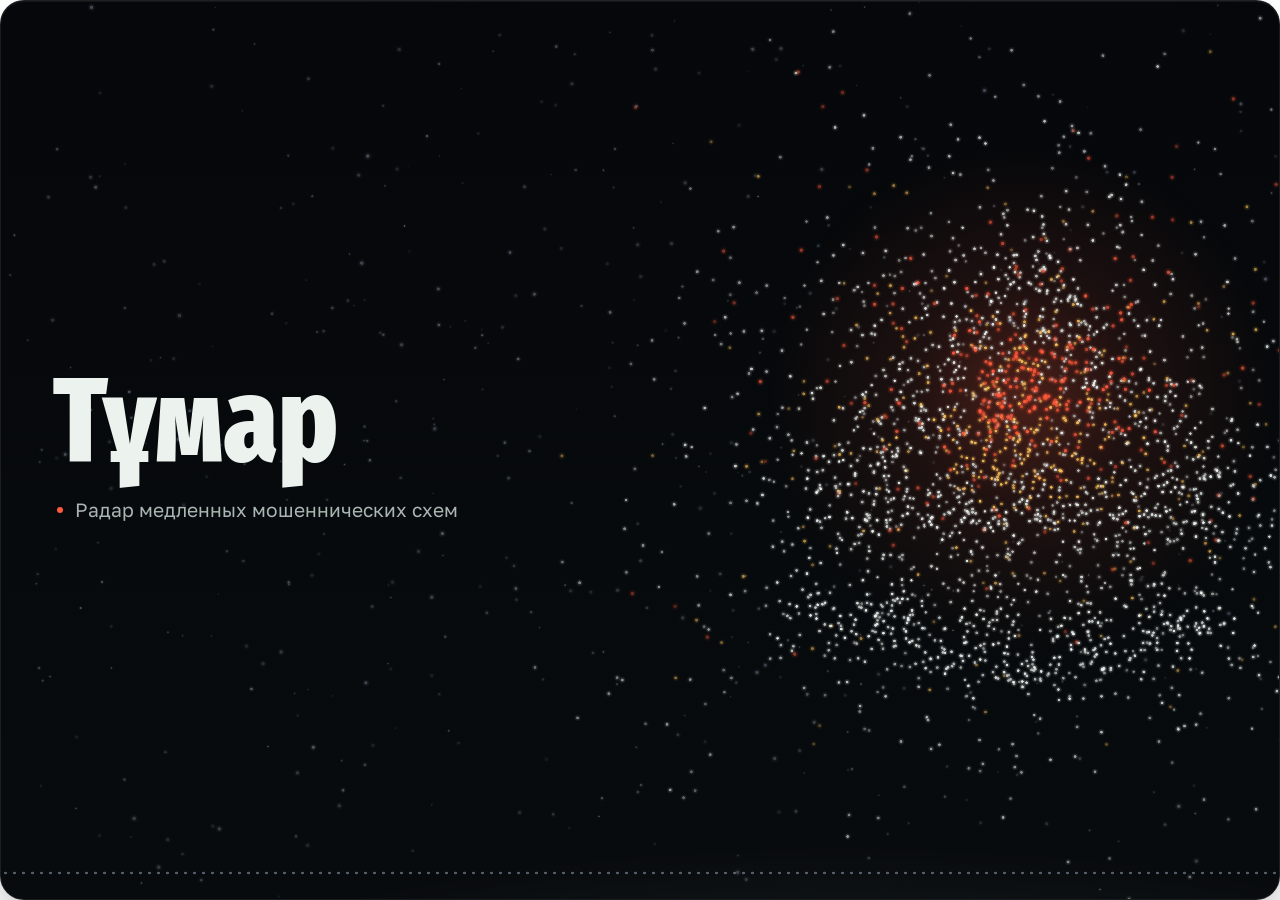
<file: assets/hero.html>
<!doctype html>
<html lang="ru"><head><meta charset="utf-8"><meta name="viewport" content="width=device-width,initial-scale=1">
<link rel="preconnect" href="https://fonts.googleapis.com"><link rel="preconnect" href="https://fonts.gstatic.com" crossorigin>
<link rel="stylesheet" href="https://fonts.googleapis.com/css2?family=Fira+Sans+Extra+Condensed:wght@800&family=Golos+Text:wght@400..600&display=swap">
<style>
/* та же ночь, что на первом экране сайта (docs/style.css §6): токены из DESIGN.md */
:root{--silver:#ecf3ef;--silver-2:#aab6b1;--carn:#ff5a3c;
  --display:"Fira Sans Extra Condensed","Arial Narrow",system-ui,sans-serif;--text:"Golos Text",system-ui,"Segoe UI",Roboto,sans-serif}
*{margin:0;padding:0;box-sizing:border-box}
html,body{height:100%;background:transparent;overflow:hidden}
body{font-family:var(--text);color:var(--silver);-webkit-font-smoothing:antialiased;-moz-osx-font-smoothing:grayscale}
.h{position:relative;height:100%;border-radius:24px;overflow:hidden;isolation:isolate;
  border:1px solid rgba(236,243,239,.09);
  box-shadow:0 40px 80px -40px rgba(0,0,0,.95),inset 0 1px 0 rgba(236,243,239,.06);
  background:
    radial-gradient(1100px 380px at 66% 128%,rgba(255,90,60,.4) 0,rgba(120,52,72,.26) 34%,rgba(24,30,32,.45) 62%,transparent 80%),
    radial-gradient(700px 300px at 88% -30%,rgba(94,200,180,.12),transparent 66%),
    linear-gradient(180deg,#05070a 0,#070a0c 58%,#080b0d 100%)}
/* горизонт — линия из точек цвета звёздной пыли, как под первым экраном сайта */
.h::after{content:"";position:absolute;left:0;right:0;bottom:22px;height:8px;opacity:.55;z-index:1;
  background:radial-gradient(circle,rgba(159,176,200,.9) 1.1px,transparent 1.6px) 0 50%/9px 8px repeat-x}
canvas{position:absolute;inset:0;width:100%;height:100%;z-index:0}
.tx{position:absolute;left:clamp(22px,4.4vw,56px);top:0;bottom:0;z-index:2;display:flex;flex-direction:column;justify-content:center;gap:clamp(14px,2vw,20px);padding-bottom:10px;max-width:60%}
.t{font-family:var(--display);font-size:clamp(72px,10vw,120px);font-weight:800;line-height:.92;letter-spacing:0;margin-left:-.03em}
.p{font-size:clamp(17px,1.5vw,21px);font-weight:400;line-height:1.4;color:var(--silver-2);display:flex;align-items:center;gap:12px;text-wrap:balance}
.p::before{content:"";flex:none;width:6px;height:6px;border-radius:50%;background:var(--carn)}
@media (max-width:640px){
  .tx{max-width:none;right:22px;justify-content:flex-end;padding-bottom:42px;gap:10px}
  .t{font-size:72px}
  .p{font-size:16px}
}
</style></head>
<body>
<div class="h" id="hero"><canvas id="sky" aria-hidden="true"></canvas>
<div class="tx"><div class="t">Тұмар</div><div class="p">Радар медленных мошеннических схем</div></div></div>
<script>
/* Точки слетаются в амулет: тот же рисунок, что в docs/site.js и на слайдах. Украшение: любая ошибка не ломает страницу. */
try{(function(){
const motion=matchMedia("(prefers-reduced-motion:reduce)");let calm=motion.matches;
const COL=["236,243,239","255,90,60","94,200,180","255,196,92","159,176,200"]; // серебро, сердолик, мята, янтарь, пыль — токены DESIGN.md
let seed=7;const R=()=>((seed=(seed*1664525+1013904223)>>>0)/4294967296);
const P=(x,y,c=0,r=2.2,a=1)=>({x,y,c,r,a});
const line=(x1,y1,x2,y2,n,c,r)=>Array.from({length:n},(_,i)=>{const t=n>1?i/(n-1):0;return P(x1+(x2-x1)*t,y1+(y2-y1)*t,c,r)});
const disc=(x,y,rad,n,c,r)=>Array.from({length:n},(_,i)=>{const q=Math.sqrt((i+.5)/n)*rad,t=i*2.39996;return P(x+Math.cos(t)*q,y+Math.sin(t)*q,c,r)});
function tri(ax,ay,bx,by,cx,cy,n,c,r){const o=[];for(let i=0;i<n;i++){let u=(.5+i*.7548776662)%1,v=(.5+i*.569840291)%1;if(u+v>1){u=1-u;v=1-v}o.push(P(ax+(bx-ax)*u+(cx-ax)*v,ay+(by-ay)*u+(cy-ay)*v,c,r))}return o}
const NS="http://www.w3.org/2000/svg";
const CURL=(()=>{const host=document.createElementNS(NS,"svg"),e=document.createElementNS(NS,"path");
  host.setAttribute("width","0");host.setAttribute("height","0");host.style.cssText="position:absolute;left:-9999px;top:0";
  e.setAttribute("d","M0 0 c-30 40 -96 32 -92 -16 c4 -36 56 -34 50 2 c-3 16 -24 14 -22 0");host.append(e);document.body.append(host);
  const L=e.getTotalLength(),n=100,pts=Array.from({length:n},(_,i)=>{const p=e.getPointAtLength(L*i/(n-1));return{x:p.x,y:p.y}});host.remove();return pts})();
function amulet(cx,top,k){
  const X=x=>cx+(x-350)*k,Y=y=>top+y*k;let o=[];
  for(const g of[0,9]){o.push(...line(X(350),Y(92+g*1.6),X(684-g*1.9),Y(560-g),150,0,2.3),...line(X(350),Y(92+g*1.6),X(16+g*1.9),Y(560-g),150,0,2.3),...line(X(16+g*1.9),Y(560-g),X(684-g*1.9),Y(560-g),170,0,2.3))}
  for(let i=1;i<20;i++){const a=i/20;o.push(...disc(X(350-304*a),Y(160+366*a),5.5*k,6,0,2),...disc(X(350+304*a),Y(160+366*a),5.5*k,6,0,2),...disc(X(46+608*a),Y(526),5.5*k,6,0,2))}
  o.push(...line(X(350),Y(226),X(452),Y(412),60,3,2.4),...line(X(350),Y(226),X(248),Y(412),60,3,2.4),...line(X(248),Y(412),X(452),Y(412),60,3,2.4),...tri(X(350),Y(244),X(438),Y(402),X(262),Y(402),330,1,2.8));
  for(const m of[1,-1])o.push(...CURL.map(p=>P(X(350+p.x*m),Y(486+p.y),3,2.2)));
  o.push(...line(X(350),Y(-10),X(350),Y(88),22,0,2.2));
  [[70,120],[210,150],[350,184],[490,150],[630,120]].forEach(([x,l])=>{
    o.push(...line(X(x),Y(566),X(x),Y(560+l),Math.round(l/7),0,1.9));const y=560+l;
    o.push(...line(X(x),Y(y),X(x-25),Y(y+44),9,0,2.2),...line(X(x),Y(y),X(x+25),Y(y+44),9,0,2.2),...tri(X(x),Y(y+8),X(x-19),Y(y+42),X(x+19),Y(y+42),16,0,2.2),...disc(X(x),Y(y+58),30*k,96,0,2.2))});
  return o}
const SP=COL.map(c=>{const k=document.createElement("canvas");k.width=k.height=48;const g=k.getContext("2d"),q=g.createRadialGradient(24,24,0,24,24,24);
  q.addColorStop(0,`rgba(${c},1)`);q.addColorStop(.3,`rgba(${c},.95)`);q.addColorStop(.42,`rgba(${c},.28)`);q.addColorStop(1,`rgba(${c},0)`);g.fillStyle=q;g.fillRect(0,0,48,48);return k});
const dot=(g,x,y,c,r,a)=>{g.globalAlpha=a;const z=r*5.2;g.drawImage(SP[c],x-z/2,y-z/2,z,z)};
const AW=700,AH=860,sky=document.getElementById("sky"),hero=document.getElementById("hero");
const LIFE=4200,FADE=1200;                 // как на сайте: сборка ~1.7 с, мерцание стихает за 5 с
let W=0,H=0,g,halo,hx=0,hy=0,hr=0,pts=[],from=[],dl=[],sw=[],ph=[],cx=0,top=0,t0=0,raf=0,last=0,seen=true,intro=!calm,dim=1;
function layout(){
  W=hero.clientWidth;H=hero.clientHeight;if(!W||!H)return;
  const q=Math.min(2,devicePixelRatio||1);sky.width=Math.round(W*q);sky.height=Math.round(H*q);g=sky.getContext("2d");g.setTransform(q,0,0,q,0,0);
  const small=W<=640,bh=small?H*.5:H-44,bw=small?W*.42:Math.min(W*.42,420);
  const k=Math.min(bw/AW,bh/AH);cx=small?W-AW*k/2-14:W-Math.max(bw/2+28,W*.2);top=(small?16:(H-AH*k)/2)+10*k;dim=small?.9:1;
  hx=cx;hy=top+330*k;hr=430*k;halo=g.createRadialGradient(hx,hy,0,hx,hy,hr);
  halo.addColorStop(0,"rgba(255,90,60,.46)");halo.addColorStop(.42,"rgba(255,90,60,.16)");halo.addColorStop(1,"rgba(255,90,60,0)");
  seed=7;const m=Math.max(.42,Math.min(1,k*1.05));
  const shape=amulet(cx,top,k);shape.forEach(p=>{p.r*=m;p.a*=dim});
  const dust=Array.from({length:Math.round(W*H/2000)},()=>P(R()*W,Math.pow(R(),.8)*H,4,.7+R()*1.1,.12+R()*.34));
  pts=shape.concat(dust);
  from=pts.map(p=>({x:p.x+(R()-.5)*W*1.1,y:p.y+(R()-.5)*H*1.4}));
  dl=pts.map(()=>R()*.42);sw=pts.map(()=>(R()-.5)*220);ph=pts.map(()=>R()*6.28)}
const ez=t=>t<.5?4*t*t*t:1-Math.pow(-2*t+2,3)/2;
const amp=now=>calm?0:Math.max(0,Math.min(1,(t0+LIFE-now)/FADE));
function paint(now){
  if(!g)return;g.clearRect(0,0,W,H);
  const el=intro?(now-t0)/1650:9,A=amp(now),sway=Math.sin(now/1900)*.013*A;
  const hA=Math.max(0,Math.min(1,(el-.3)/.9))*(.86+.14*Math.sin(now/1700)*A)*dim;
  if(hA>0){g.globalAlpha=hA;g.fillStyle=halo;g.fillRect(hx-hr,hy-hr,hr*2,hr*2)}
  for(let j=0;j<pts.length;j++){
    const b=pts[j];let x=b.x,y=b.y,a=b.a;const u=Math.max(0,Math.min(1,(el-dl[j])/.95));
    if(u<1){const f=from[j],e=ez(u),w=Math.sin(u*3.1416);x=f.x+(b.x-f.x)*e+w*sw[j];y=f.y+(b.y-f.y)*e-w*Math.abs(sw[j])*.7;a=b.a*e}
    else if(b.c===4){x+=Math.sin(now/5200+ph[j])*4*A;y+=Math.cos(now/6100+ph[j])*3*A}
    else if(sway){const ox=x-cx,oy=y-top;x=cx+ox-sway*oy;y=top+oy+sway*ox}
    const tw=b.c===4?1:1-A*(.14-.14*Math.sin(now/640+ph[j]+x*.012));dot(g,x,y,b.c,b.r,a*tw)}
  if(intro&&el>1.5)intro=false}
function loop(now){raf=0;if(calm||!seen||document.hidden)return;
  if(intro||now-last>40){last=now;paint(now)}            // после сборки не чаще 25 кадров в секунду
  if(intro||amp(now)>0)raf=requestAnimationFrame(loop)}
const kick=()=>{if(!calm&&!raf&&seen&&!document.hidden&&(intro||amp(performance.now())>0))raf=requestAnimationFrame(loop)};
layout();if(calm)paint(0);else{t0=performance.now();kick()}
let rt,was=W+"x"+H;addEventListener("resize",()=>{clearTimeout(rt);rt=setTimeout(()=>{const now=hero.clientWidth+"x"+hero.clientHeight;if(now!==was){was=now;layout();if(!raf)paint(performance.now());kick()}},120)},{passive:true});
if("IntersectionObserver"in window)new IntersectionObserver(es=>{seen=es[0].isIntersecting;kick()}).observe(hero);
document.addEventListener("visibilitychange",kick);
motion.addEventListener&&motion.addEventListener("change",()=>{calm=motion.matches;if(calm){if(raf)cancelAnimationFrame(raf);raf=0;intro=false;paint(performance.now())}else{t0=performance.now();kick()}});
})()}catch(e){}
</script>
</body></html>
</file>
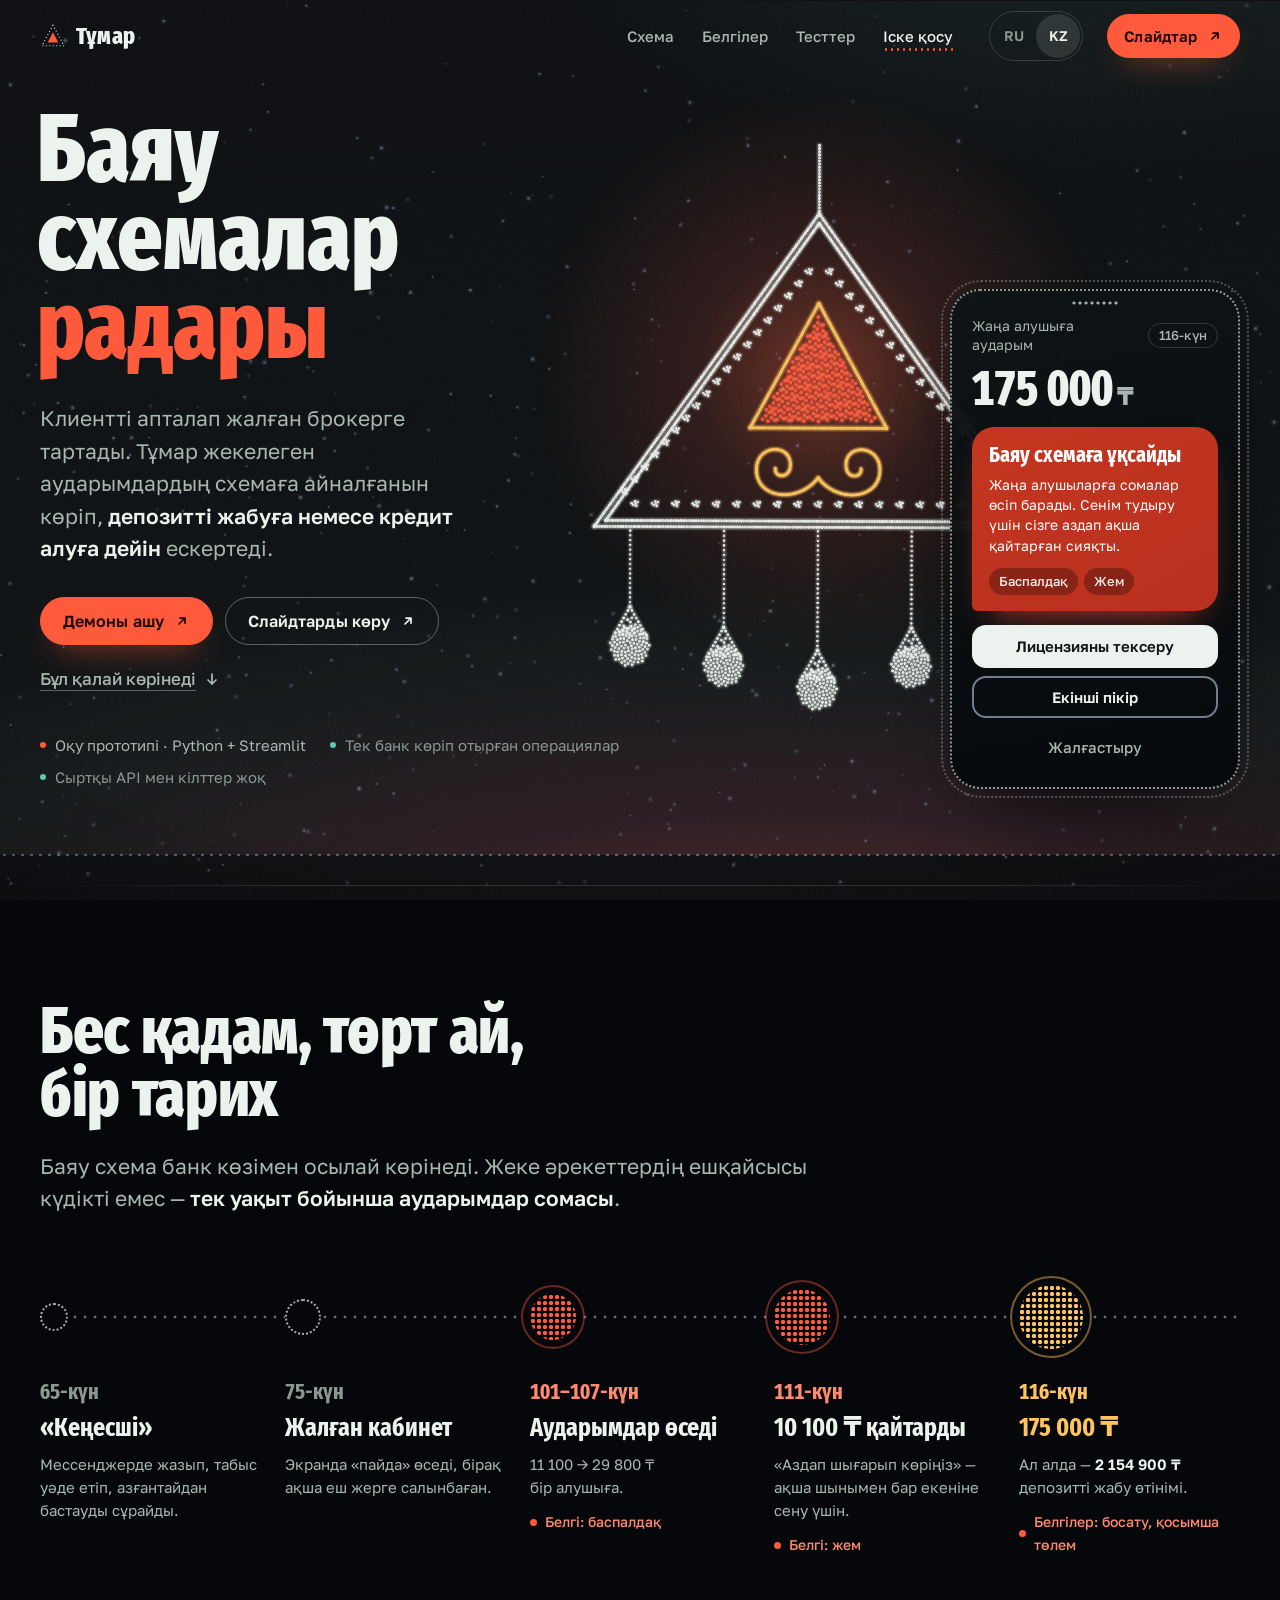
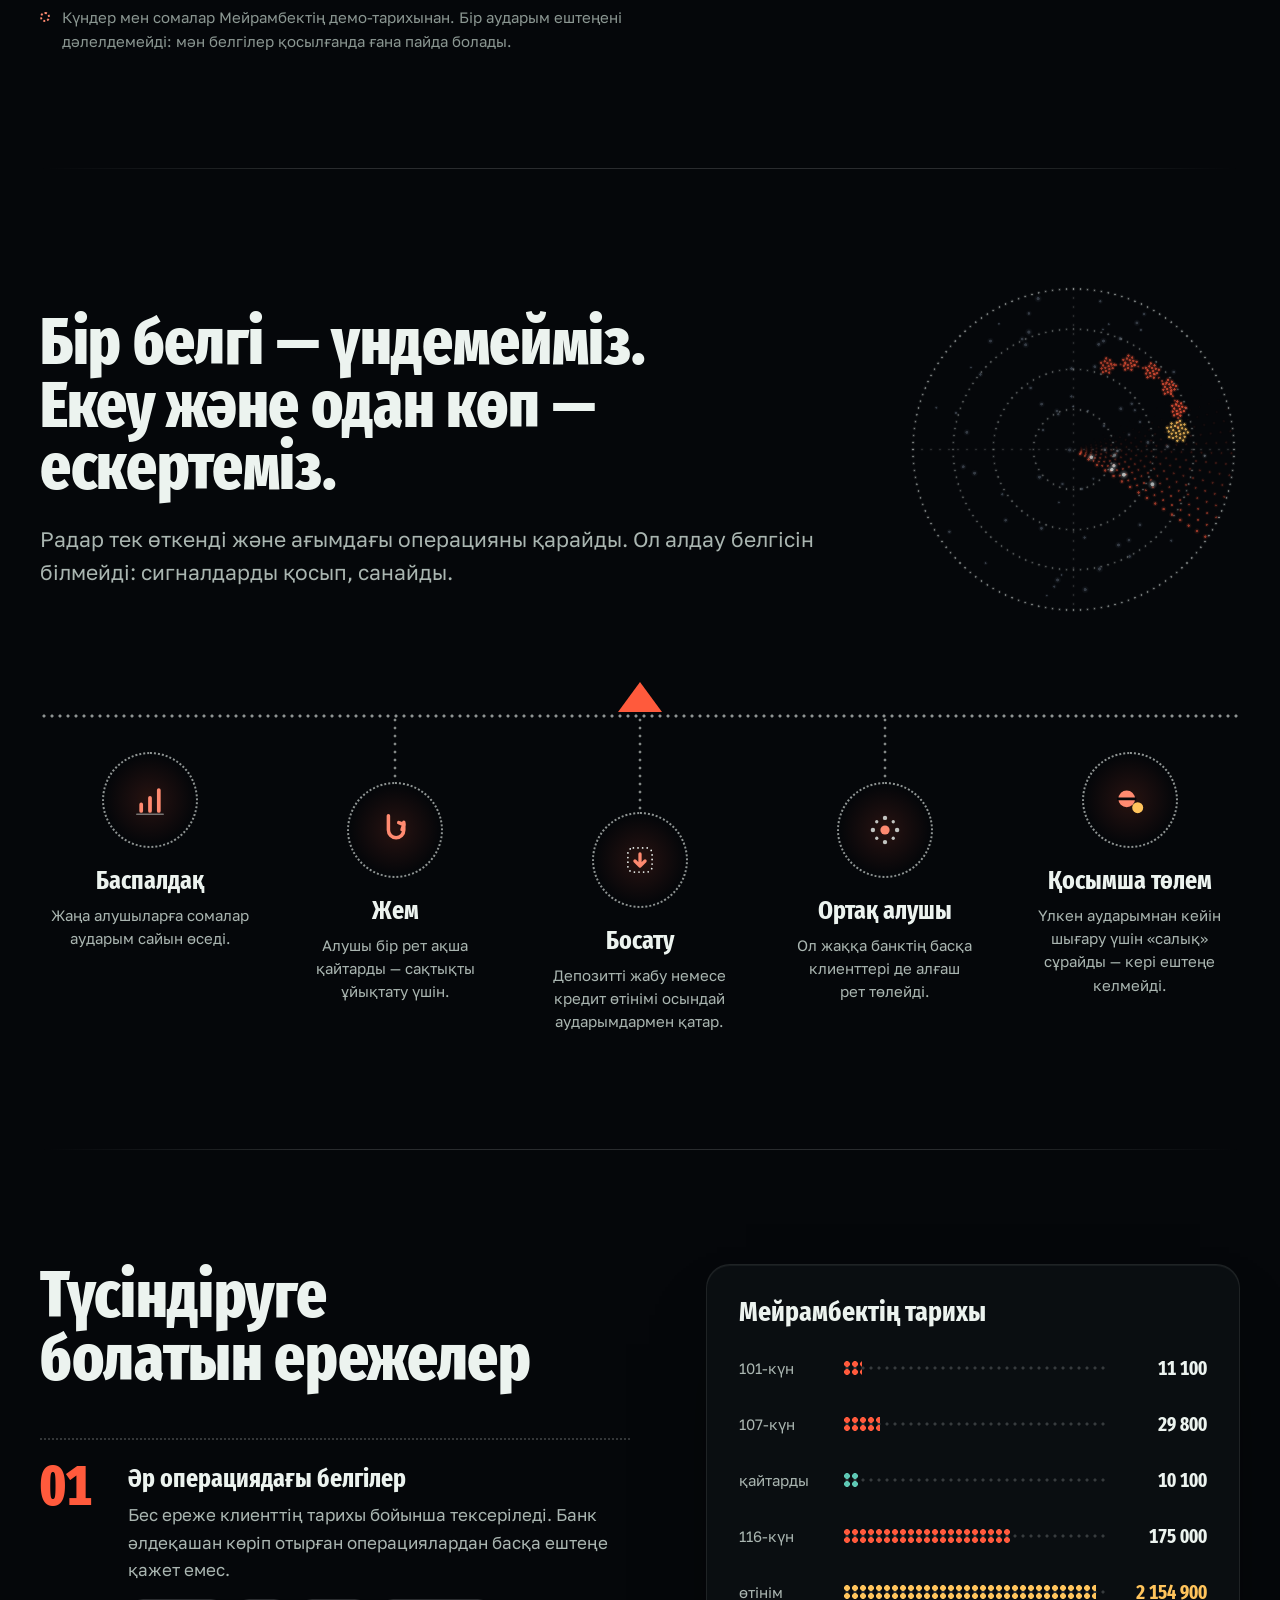
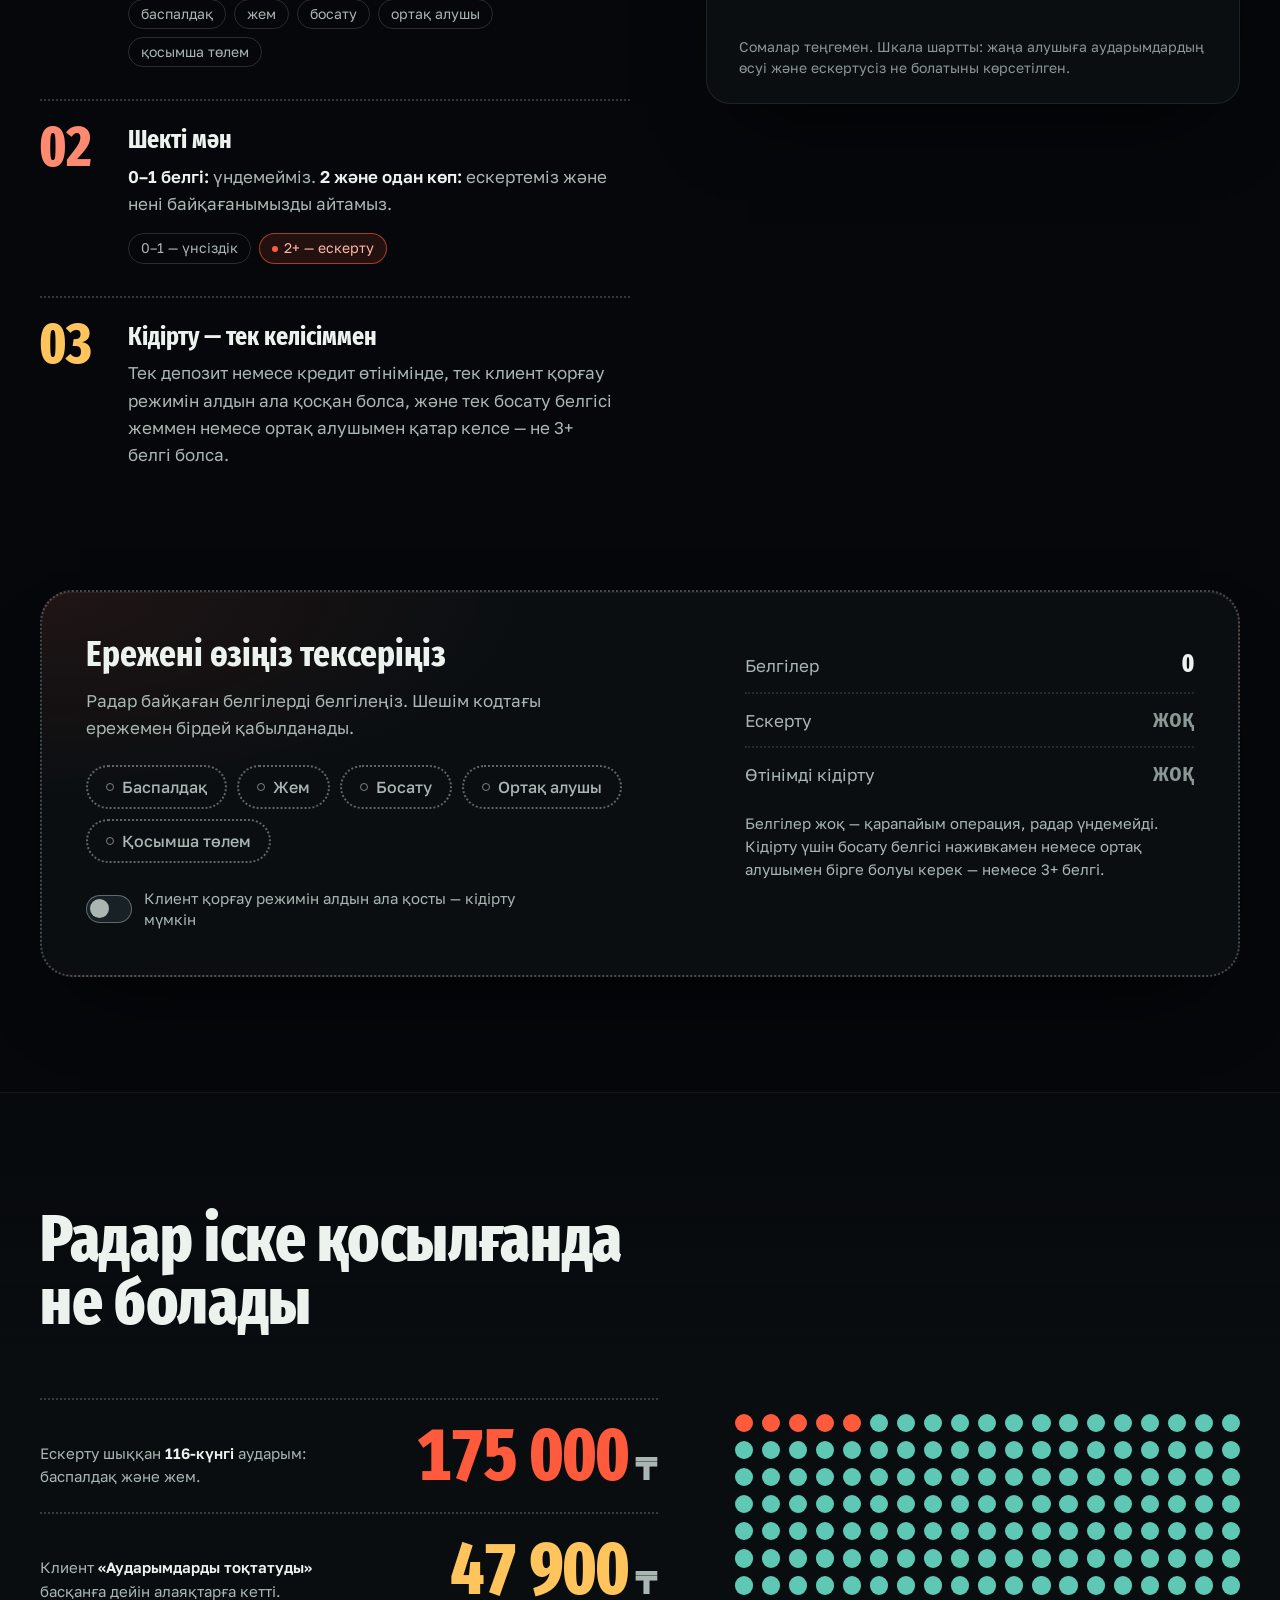
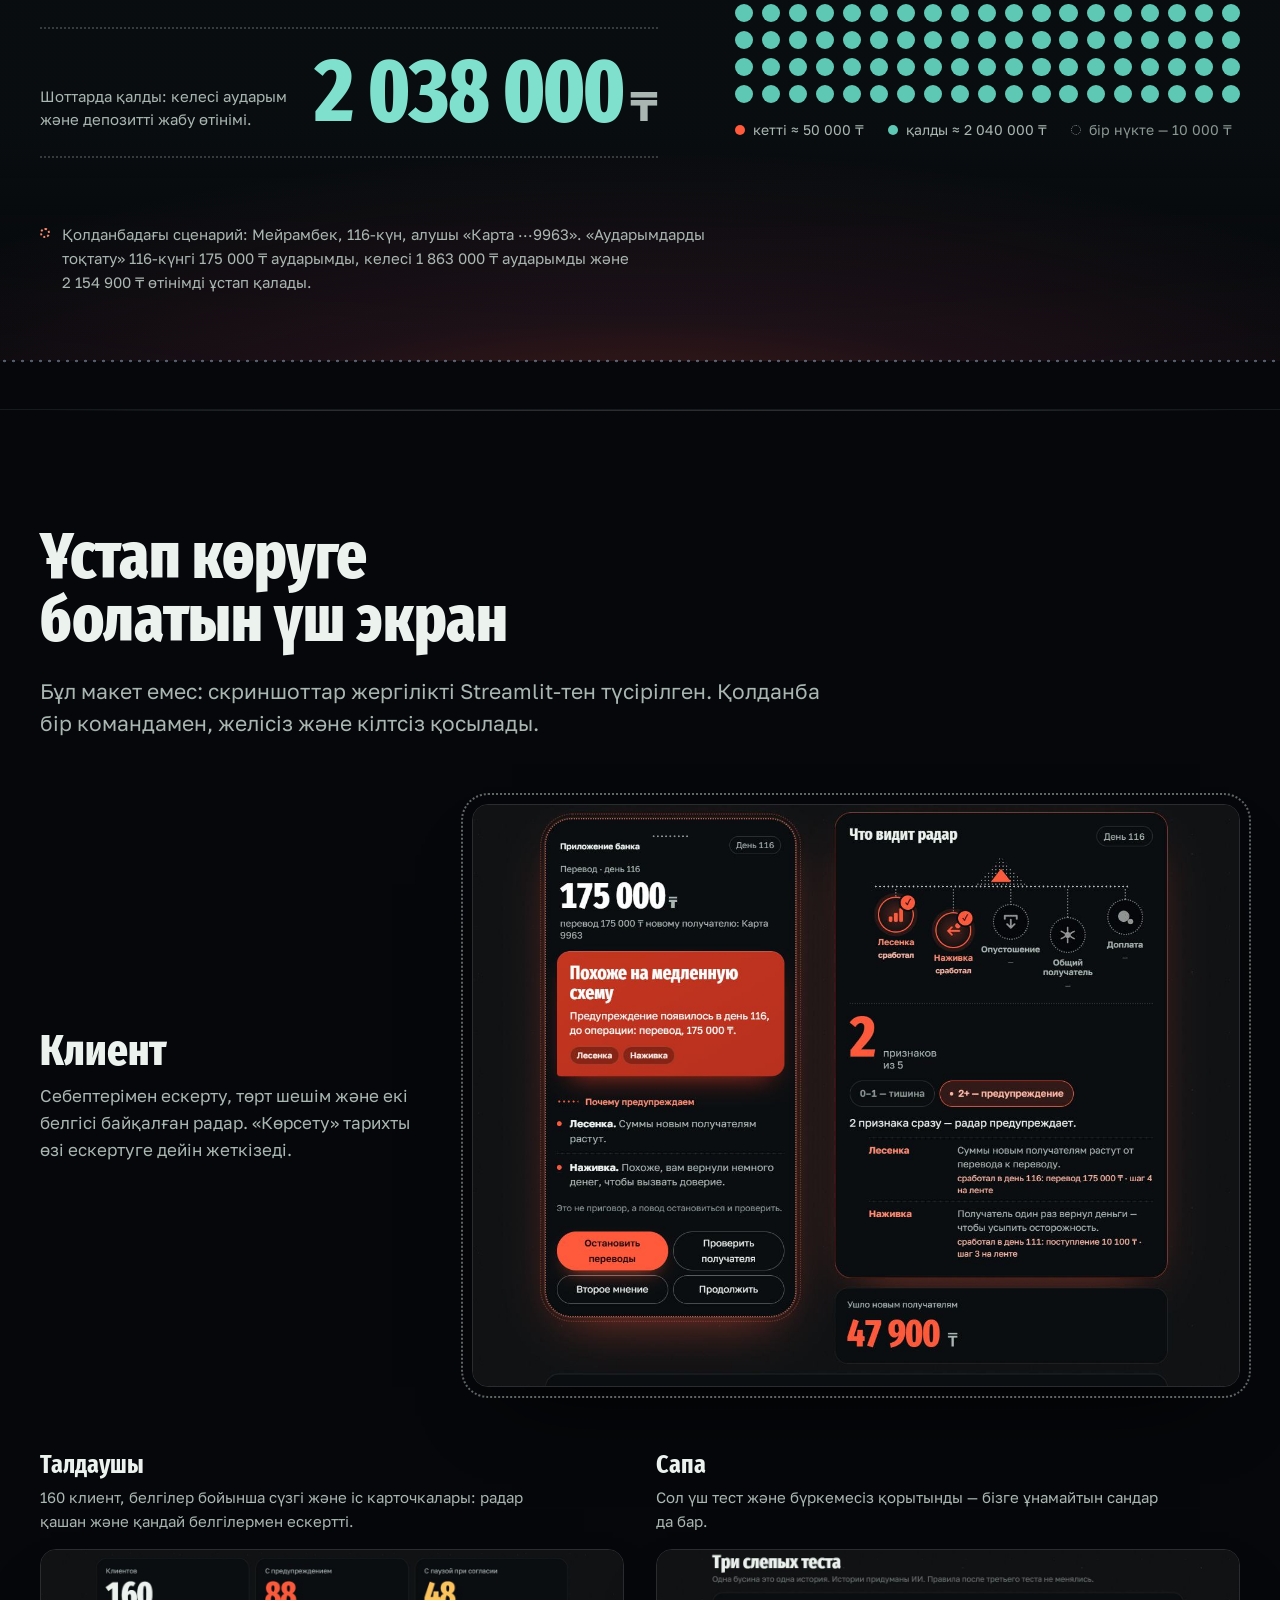
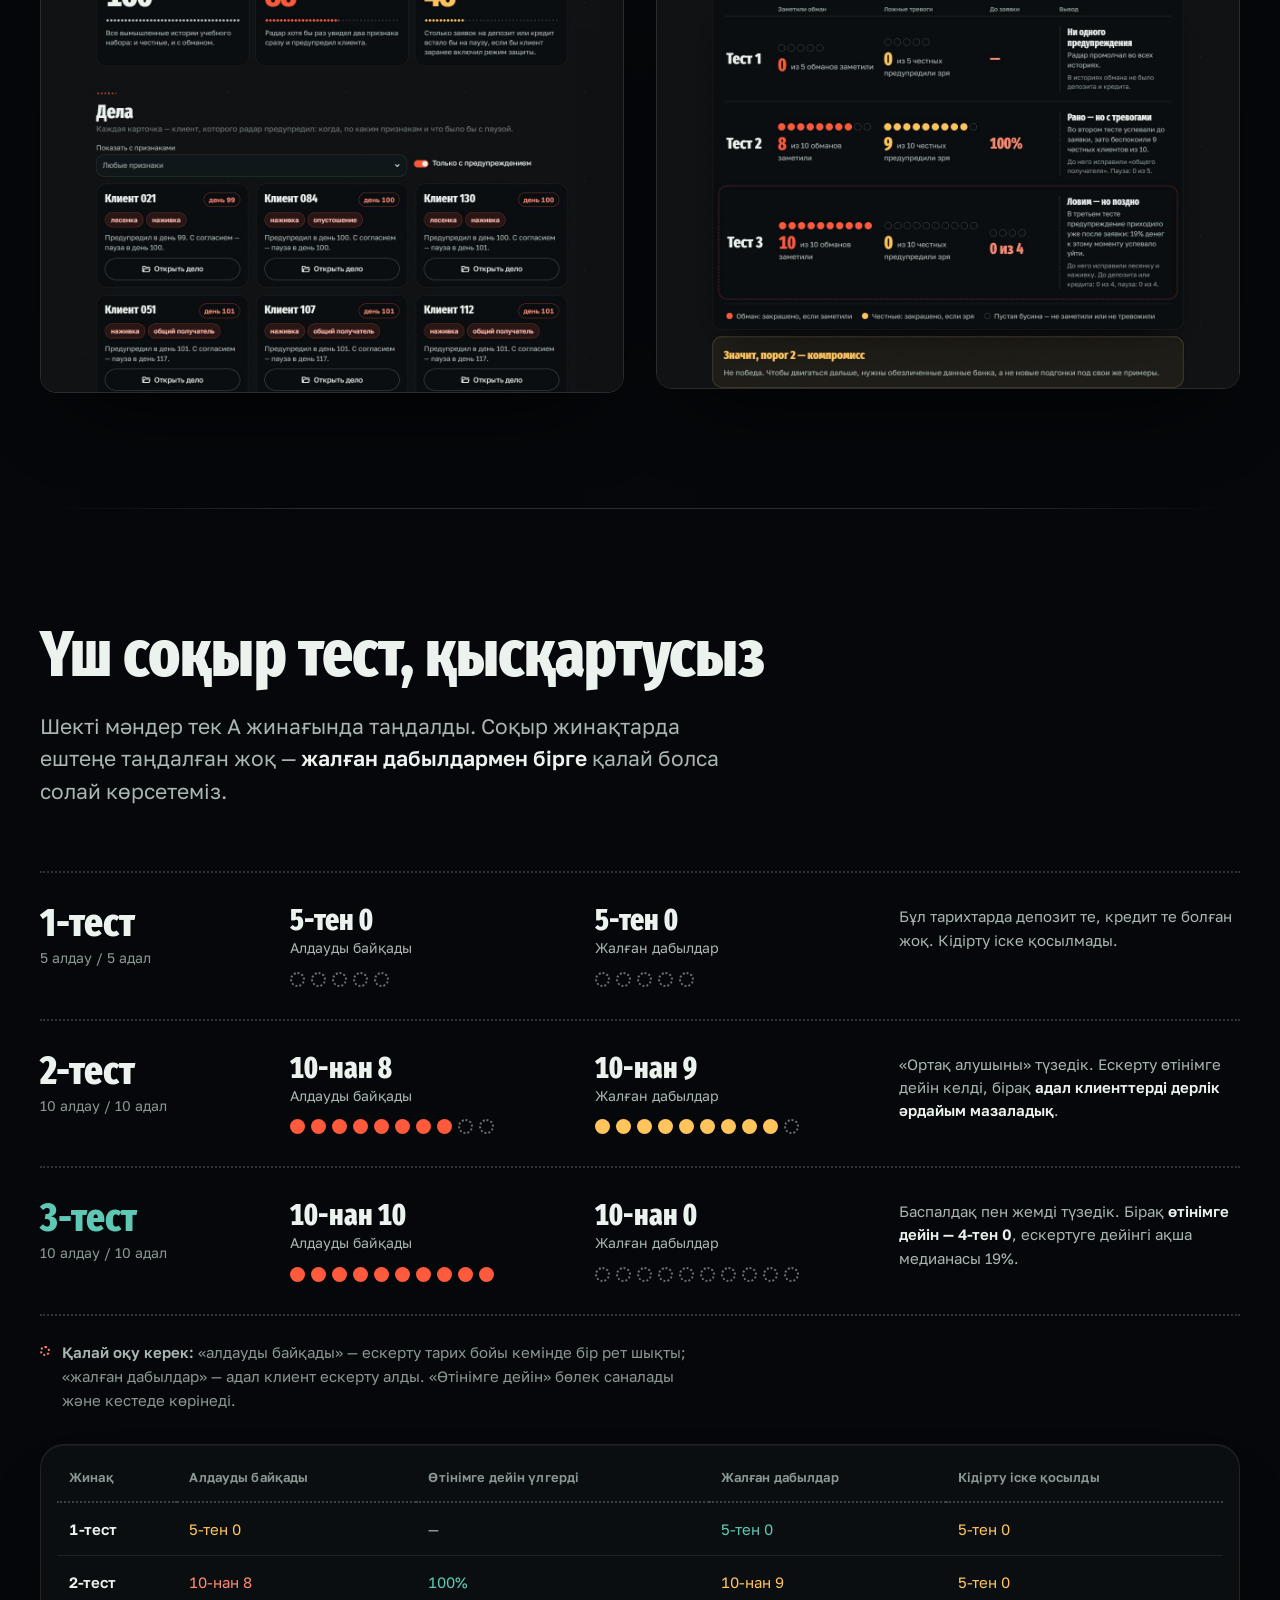
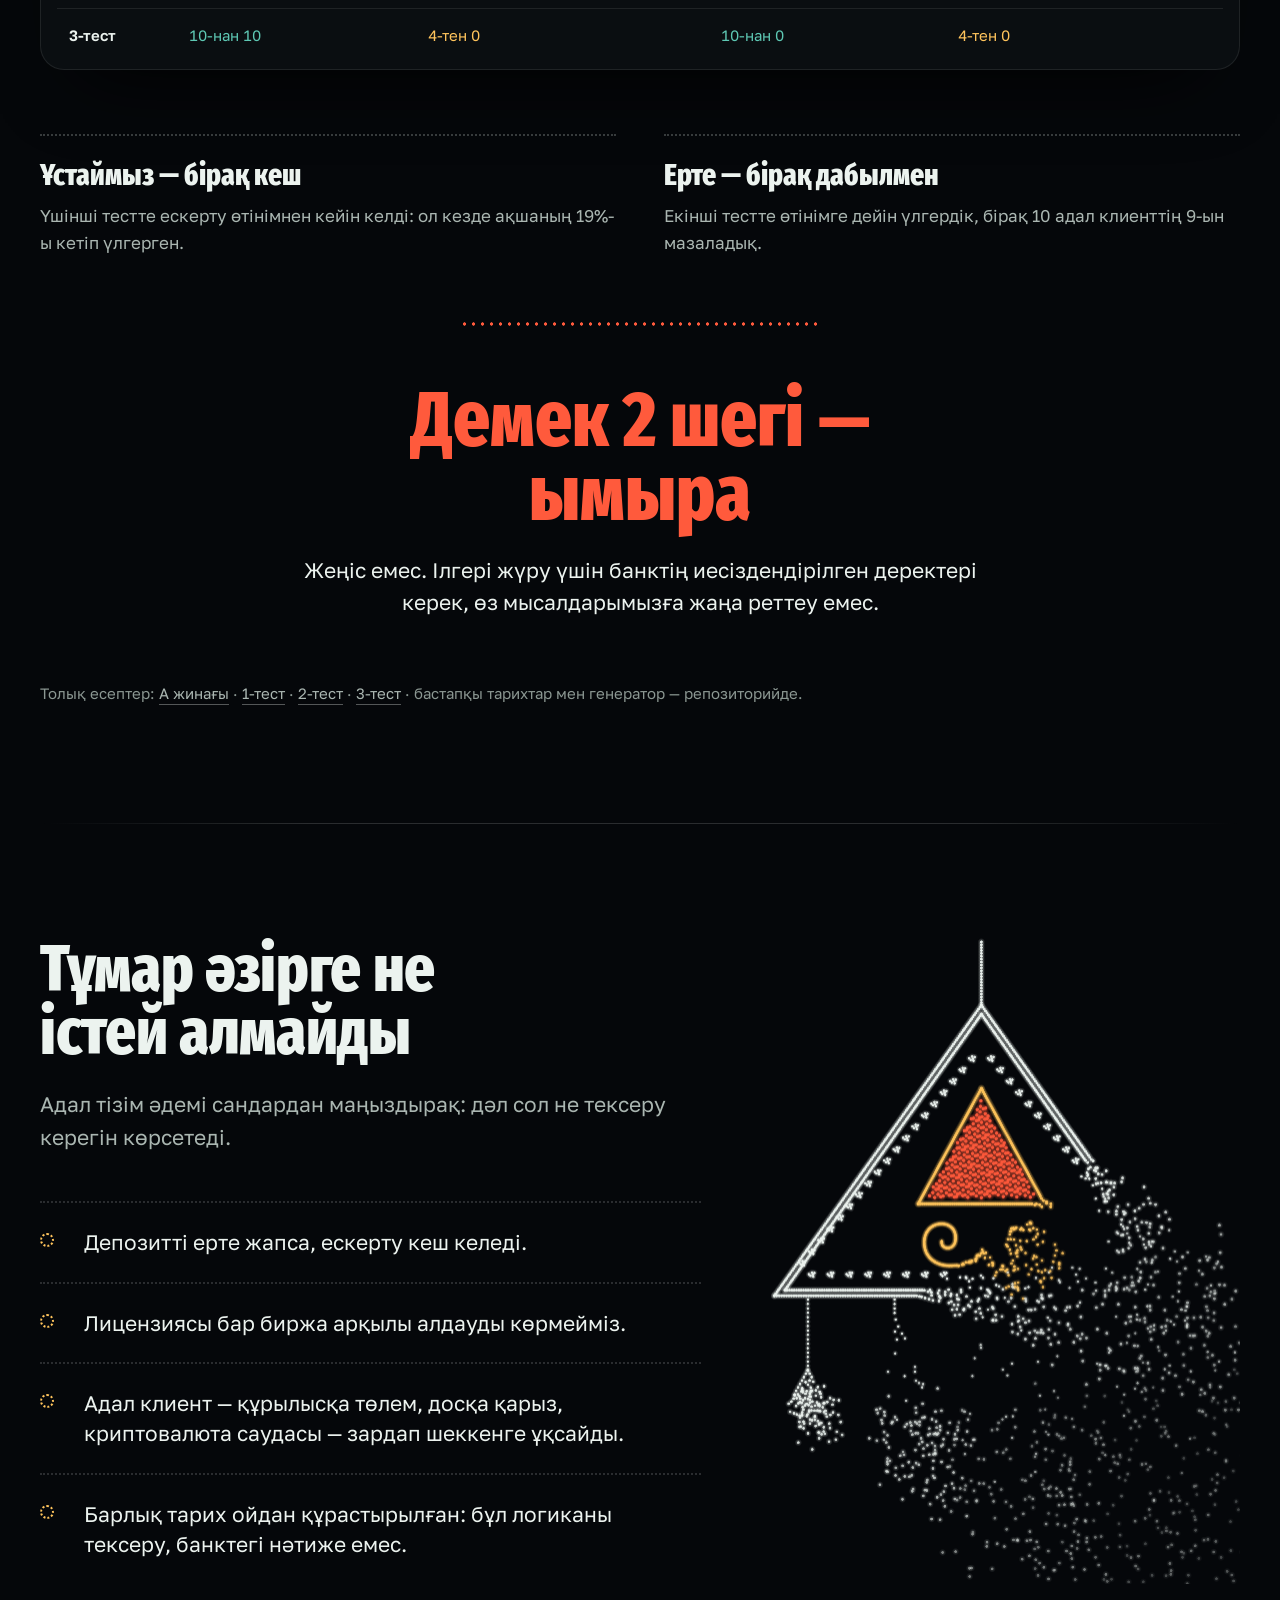
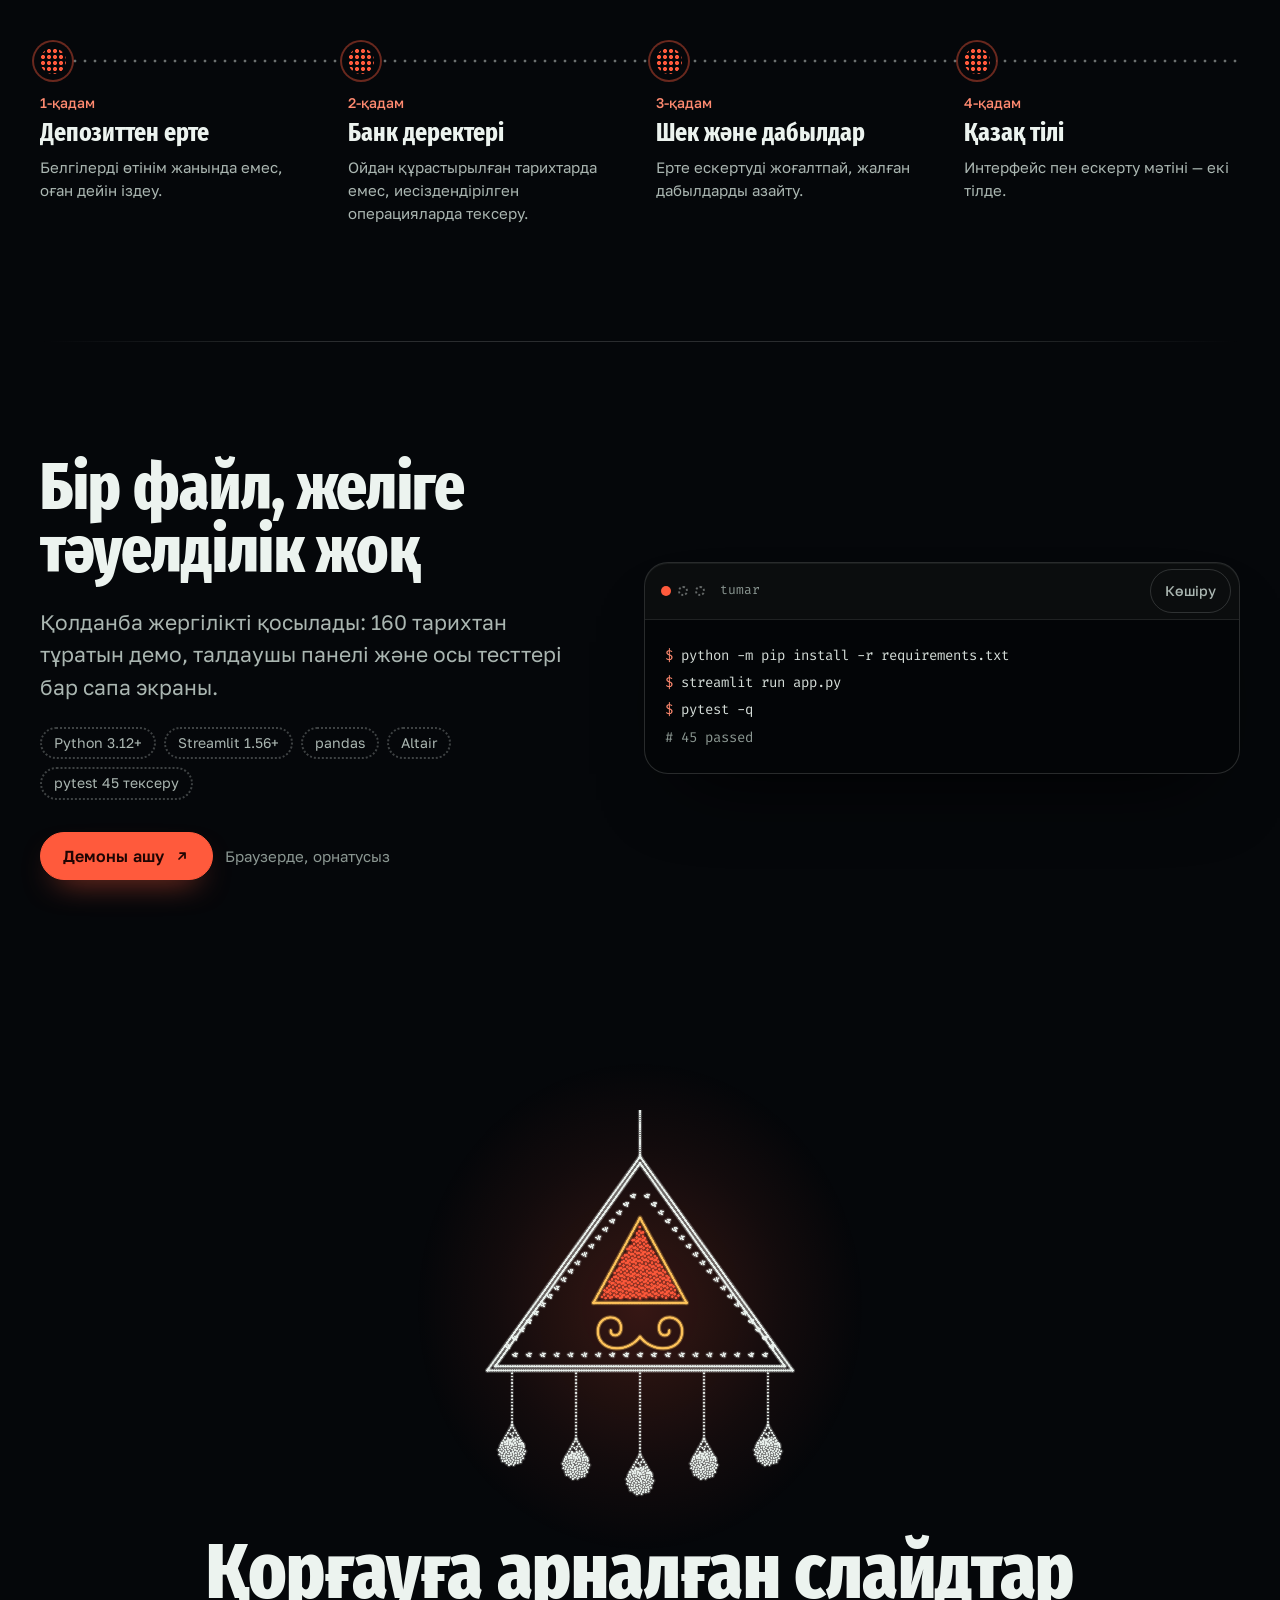
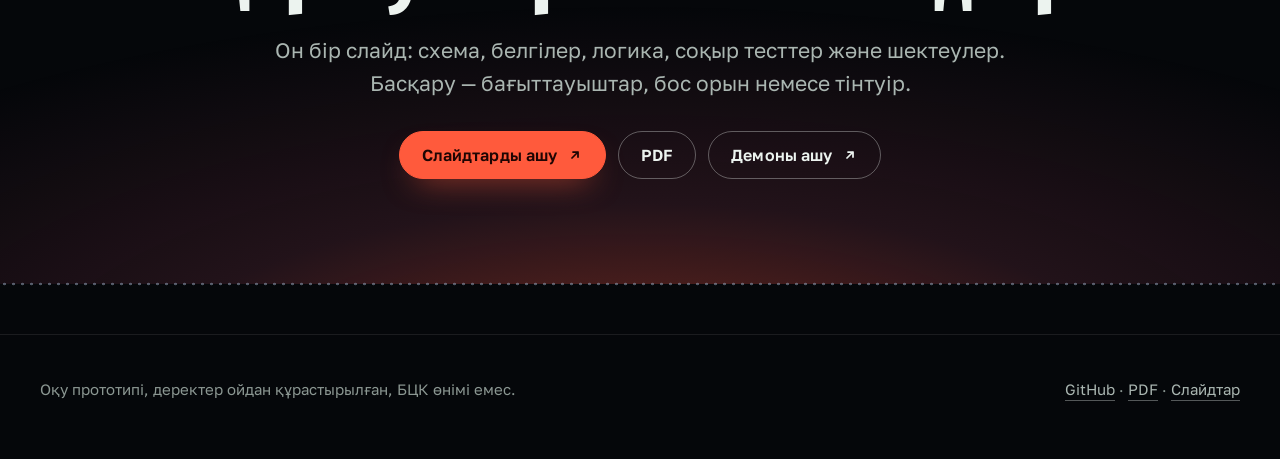
<file: docs/kz.html>
<!doctype html>
<html lang="kk">
<head>
<meta charset="utf-8">
<meta name="viewport" content="width=device-width,initial-scale=1,viewport-fit=cover">
<title>Тұмар — баяу схемалар радары</title>
<meta name="description" content="Оқу прототипі: аударымдар тарихы бойынша баяу схеманы байқап, клиентті депозитті жабуға немесе кредит алуға дейін ескертеді.">
<meta name="theme-color" content="#05070a">
<meta name="color-scheme" content="dark">
<meta property="og:title" content="Тұмар — баяу схемалар радары">
<meta property="og:description" content="Бес белгі, түсіндіруге болатын ереже және үш соқыр тест.">
<meta property="og:type" content="website">
<link rel="alternate" hreflang="ru" href="index.html">
<link rel="alternate" hreflang="kk" href="kz.html">
<link rel="icon" href="data:image/svg+xml,%3Csvg xmlns='http://www.w3.org/2000/svg' viewBox='0 0 32 32'%3E%3Cpath d='M16 3 29 27H3Z' fill='none' stroke='%23ecf3ef' stroke-width='1.6' stroke-dasharray='0 4' stroke-linecap='round'/%3E%3Cpath d='M16 12 22 24H10Z' fill='%23ff5a3c'/%3E%3C/svg%3E">
<link rel="preconnect" href="https://fonts.googleapis.com">
<link rel="preconnect" href="https://fonts.gstatic.com" crossorigin>
<link rel="stylesheet" href="https://fonts.googleapis.com/css2?family=Fira+Sans+Extra+Condensed:wght@700;800&family=Golos+Text:wght@400..700&family=Fira+Code:wght@400&display=swap">
<link rel="stylesheet" href="style.css?v=7">
</head>
<body>
<a class="skip" href="#main">Мазмұнға өту</a>

<header class="hd" id="hd">
  <div class="wrap">
    <a class="brand" href="#top" aria-label="Тұмар&nbsp;— басты бет">
      <svg viewBox="0 0 32 32" aria-hidden="true"><path d="M16 2.5 29.5 28H2.5Z" fill="none" stroke="#ecf3ef" stroke-width="1.5" stroke-dasharray="0 4.2" stroke-linecap="round"/><path d="M16 11.5 22.5 24h-13Z" fill="#ff5a3c"/></svg>
      Тұмар
    </a>
    <nav class="nav" id="nav" aria-label="Бөлімдер">
      <a href="#scheme">Схема</a>
      <a href="#signs">Белгілер</a>
      <a href="#tests">Тесттер</a>
      <a href="#run">Іске қосу</a>
      <a class="nav-extra" href="slides.html">Слайдтар</a>
    </nav>
    <button class="burger" id="burger" type="button" aria-expanded="false" aria-controls="nav" aria-label="Мәзір">
      <svg class="i m" viewBox="0 0 20 20" aria-hidden="true"><path d="M3.5 5.5h13M3.5 10h13M3.5 14.5h13"/></svg>
      <svg class="i x" viewBox="0 0 20 20" aria-hidden="true"><path d="m5 5 10 10M15 5 5 15"/></svg>
    </button>
    <div class="lang" aria-label="Тіл"><a href="index.html" lang="ru" hreflang="ru">RU</a><a class="on" href="kz.html" lang="kk" aria-current="page">KZ</a></div>
    <a class="btn pri sm" href="slides.html">Слайдтар <svg class="i" viewBox="0 0 16 16" aria-hidden="true"><path d="M5 11 11 5M6 5h5v5"/></svg></a>
  </div>
  <div class="pg" id="pg" aria-hidden="true"></div>
</header>

<main id="main">
  <section class="hero" id="top">
    <canvas class="sky" id="sky" aria-hidden="true"></canvas>
    <div class="wrap">
      <div>
        <h1 data-enter>Баяу <br>схемалар <em>радары</em></h1>
        <p class="lede" data-enter style="--d:90ms">Клиентті апталап жалған брокерге тартады. Тұмар жекелеген аударымдардың схемаға айналғанын көріп, <b>депозитті жабуға немесе кредит алуға дейін</b> ескертеді.</p>
        <div class="cta-row" data-enter style="--d:160ms">
          <a class="btn pri" href="https://tumarr.streamlit.app/" target="_blank" rel="noopener">Демоны ашу <svg class="i" viewBox="0 0 16 16" aria-hidden="true"><path d="M5 11 11 5M6 5h5v5"/></svg></a>
          <a class="btn" href="slides.html">Слайдтарды көру <svg class="i" viewBox="0 0 16 16" aria-hidden="true"><path d="M5 11 11 5M6 5h5v5"/></svg></a>
        </div>
        <a class="tlink" href="#scheme" data-enter style="--d:200ms">Бұл қалай көрінеді <svg class="i" viewBox="0 0 16 16" aria-hidden="true"><path d="M8 3v10M4 9l4 4 4-4"/></svg></a>
        <p class="hero-meta" data-enter style="--d:240ms">
          <span>Оқу прототипі · Python + Streamlit</span>
          <span>Тек банк көріп отырған операциялар</span>
          <span>Сыртқы API мен кілттер жоқ</span>
        </p>
      </div>

      <div class="stage">
        <div class="art" id="art" aria-hidden="true"></div>
        <div class="card" id="card" data-enter>
          <div class="top"><span>Жаңа алушыға аударым</span><span class="day">116-күн</span></div>
          <div class="amt">175&nbsp;000<small>₸</small></div>
          <div class="warn">
            <b>Баяу схемаға ұқсайды</b>
            <p>Жаңа алушыларға сомалар өсіп барады. Сенім тудыру үшін сізге аздап ақша қайтарған сияқты.</p>
            <div class="tags"><i>Баспалдақ</i><i>Жем</i></div>
          </div>
          <div class="acts">
            <div class="act a">Лицензияны тексеру</div>
            <div class="act b">Екінші пікір</div>
            <div class="act c">Жалғастыру</div>
          </div>
        </div>
      </div>
    </div>
  </section>

  <section id="scheme" aria-labelledby="scheme-h">
    <div class="wrap">
      <div class="sec-head">
        <h2 id="scheme-h">Бес қадам, төрт ай,<br>бір тарих</h2>
        <p class="sub">Баяу схема банк көзімен осылай көрінеді. Жеке әрекеттердің ешқайсысы күдікті емес&nbsp;— <b>тек уақыт бойынша аударымдар сомасы</b>.</p>
      </div>

      <div class="tl">
        <article class="st">
          <span class="dot" aria-hidden="true"></span>
          <p class="day">65-күн</p>
          <h3>«Кеңесші»</h3>
          <p>Мессенджерде жазып, табыс уәде етіп, азғантайдан бастауды сұрайды.</p>
        </article>
        <article class="st">
          <span class="dot" aria-hidden="true"></span>
          <p class="day">75-күн</p>
          <h3>Жалған кабинет</h3>
          <p>Экранда «пайда» өседі, бірақ ақша еш жерге салынбаған.</p>
        </article>
        <article class="st hot">
          <span class="dot" aria-hidden="true"></span>
          <p class="day">101–107-күн</p>
          <h3>Аударымдар өседі</h3>
          <p>11&nbsp;100 → 29&nbsp;800&nbsp;₸ бір алушыға.</p>
          <span class="sg">Белгі: баспалдақ</span>
        </article>
        <article class="st hot">
          <span class="dot" aria-hidden="true"></span>
          <p class="day">111-күн</p>
          <h3>10&nbsp;100&nbsp;₸ қайтарды</h3>
          <p>«Аздап шығарып көріңіз»&nbsp;— ақша шынымен бар екеніне сену үшін.</p>
          <span class="sg">Белгі: жем</span>
        </article>
        <article class="st end">
          <span class="dot" aria-hidden="true"></span>
          <p class="day">116-күн</p>
          <h3>175&nbsp;000&nbsp;₸</h3>
          <p>Ал алда&nbsp;— <b>2&nbsp;154&nbsp;900&nbsp;₸</b> депозитті жабу өтінімі.</p>
          <span class="sg">Белгілер: босату, қосымша төлем</span>
        </article>
      </div>
      <p class="aside-note tl-note">Күндер мен сомалар Мейрамбектің демо-тарихынан. Бір аударым ештеңені дәлелдемейді: мән белгілер қосылғанда ғана пайда болады.</p>
    </div>
  </section>

  <section id="signs" aria-labelledby="signs-h">
    <div class="wrap">
      <div class="radar" id="radar" aria-hidden="true"></div>
      <div class="sec-head">
        <h2 id="signs-h">Бір белгі&nbsp;— үндемейміз.<br>Екеу және одан көп&nbsp;— ескертеміз.</h2>
        <p class="sub">Радар тек өткенді және ағымдағы операцияны қарайды. Ол алдау белгісін білмейді: сигналдарды қосып, санайды.</p>
      </div>
      <div class="grid5">
        <article class="sig">
          <svg class="ico" viewBox="0 0 40 40" aria-hidden="true"><path d="M12 30V24M20 30V18M28 30V11" stroke="currentColor" stroke-width="3.4" stroke-linecap="round"/><path d="M8 33h24" stroke="#ecf3ef" stroke-width="1.4" stroke-linecap="round" opacity=".45"/></svg>
          <h3>Баспалдақ</h3><p>Жаңа алушыларға сомалар аударым сайын өседі.</p>
        </article>
        <article class="sig">
          <svg class="ico" viewBox="0 0 40 40" aria-hidden="true"><path d="M14 7v13a7 7 0 0 0 14 0v-7" fill="none" stroke="currentColor" stroke-width="3.2" stroke-linecap="round"/><path d="M28 15l-4.6-1.8M28 15l-1.6 4.6" fill="none" stroke="currentColor" stroke-width="3.2" stroke-linecap="round"/></svg>
          <h3>Жем</h3><p>Алушы бір рет ақша қайтарды&nbsp;— сақтықты ұйықтату үшін.</p>
        </article>
        <article class="sig">
          <svg class="ico" viewBox="0 0 40 40" aria-hidden="true"><rect x="9" y="9" width="22" height="22" rx="5" fill="none" stroke="#ecf3ef" stroke-width="1.6" stroke-dasharray="0 4.2" stroke-linecap="round"/><path d="M20 14.5v11m0 0 4.6-4.6M20 25.5l-4.6-4.6" fill="none" stroke="currentColor" stroke-width="3" stroke-linecap="round" stroke-linejoin="round"/></svg>
          <h3>Босату</h3><p>Депозитті жабу немесе кредит өтінімі осындай аударымдармен қатар.</p>
        </article>
        <article class="sig">
          <svg class="ico" viewBox="0 0 40 40" aria-hidden="true"><circle cx="20" cy="20" r="4.2" fill="currentColor"/><g fill="#ecf3ef" opacity=".8"><circle cx="20" cy="9" r="2"/><circle cx="20" cy="31" r="2"/><circle cx="9" cy="20" r="2"/><circle cx="31" cy="20" r="2"/><circle cx="12.5" cy="12.5" r="1.5"/><circle cx="27.5" cy="27.5" r="1.5"/><circle cx="27.5" cy="12.5" r="1.5"/><circle cx="12.5" cy="27.5" r="1.5"/></g></svg>
          <h3>Ортақ алушы</h3><p>Ол жаққа банктің басқа клиенттері де алғаш рет төлейді.</p>
        </article>
        <article class="sig">
          <svg class="ico" viewBox="0 0 40 40" aria-hidden="true"><circle cx="17" cy="19" r="7.6" fill="currentColor"/><circle cx="27" cy="27" r="5" fill="#ffc45c"/><path d="M9.4 19h15.2" stroke="#05070a" stroke-width="2.6" stroke-linecap="round"/></svg>
          <h3>Қосымша төлем</h3><p>Үлкен аударымнан кейін шығару үшін «салық» сұрайды&nbsp;— кері ештеңе келмейді.</p>
        </article>
      </div>
    </div>
  </section>

  <section id="logic" aria-labelledby="logic-h">
    <div class="wrap">
      <div class="logic">
        <div>
          <h2 id="logic-h">Түсіндіруге болатын ережелер</h2>
          <div class="rules">
            <div class="rule"><span class="num">01</span><div><h3>Әр операциядағы белгілер</h3>
              <p>Бес ереже клиенттің тарихы бойынша тексеріледі. Банк әлдеқашан көріп отырған операциялардан басқа ештеңе қажет емес.</p>
              <div class="thresh"><span class="pill">баспалдақ</span><span class="pill">жем</span><span class="pill">босату</span><span class="pill">ортақ алушы</span><span class="pill">қосымша төлем</span></div>
            </div></div>
            <div class="rule"><span class="num">02</span><div><h3>Шекті мән</h3>
              <p><b>0–1 белгі:</b> үндемейміз. <b>2 және одан көп:</b> ескертеміз және нені байқағанымызды айтамыз.</p>
              <div class="thresh"><span class="pill">0–1&nbsp;— үнсіздік</span><span class="pill hot">2+&nbsp;— ескерту</span></div>
            </div></div>
            <div class="rule"><span class="num">03</span><div><h3>Кідірту&nbsp;— тек келісіммен</h3>
              <p>Тек депозит немесе кредит өтінімінде, тек клиент қорғау режимін алдын ала қосқан болса, және тек босату белгісі жеммен немесе ортақ алушымен қатар келсе&nbsp;— не 3+ белгі болса.</p>
            </div></div>
          </div>
        </div>
        <aside class="bars panel" id="bars" aria-label="Белгілер ескертуге қалай қосылады">
          <p class="title">Мейрамбектің тарихы</p>
          <div class="row"><span class="lbl">101-күн</span><div class="rail"><span class="fill carn" style="--w:7%"></span></div><span class="val">11&nbsp;100</span></div>
          <div class="row"><span class="lbl">107-күн</span><div class="rail"><span class="fill carn" style="--w:14%"></span></div><span class="val">29&nbsp;800</span></div>
          <div class="row"><span class="lbl">қайтарды</span><div class="rail"><span class="fill turq" style="--w:5%"></span></div><span class="val">10&nbsp;100</span></div>
          <div class="row"><span class="lbl">116-күн</span><div class="rail"><span class="fill carn" style="--w:64%"></span></div><span class="val">175&nbsp;000</span></div>
          <div class="row"><span class="lbl">өтінім</span><div class="rail"><span class="fill amber" style="--w:96%"></span></div><span class="val">2&nbsp;154&nbsp;900</span></div>
          <p class="cap">Сомалар теңгемен. Шкала шартты: жаңа алушыға аударымдардың өсуі және ескертусіз не болатыны көрсетілген.</p>
        </aside>
      </div>

      <div class="sim">
        <div>
          <h3 class="title">Ережені өзіңіз тексеріңіз</h3>
          <p class="lead">Радар байқаған белгілерді белгілеңіз. Шешім кодтағы ережемен бірдей қабылданады.</p>
          <div class="chips" role="group" aria-label="Белгілер">
            <button class="chip" type="button" data-sig="les" aria-pressed="false">Баспалдақ</button>
            <button class="chip" type="button" data-sig="nazh" aria-pressed="false">Жем</button>
            <button class="chip" type="button" data-sig="opus" aria-pressed="false">Босату</button>
            <button class="chip" type="button" data-sig="obsh" aria-pressed="false">Ортақ алушы</button>
            <button class="chip" type="button" data-sig="dop" aria-pressed="false">Қосымша төлем</button>
          </div>
          <label class="switch"><input type="checkbox" id="prot"><span>Клиент қорғау режимін алдын ала қосты&nbsp;— кідірту мүмкін</span></label>
        </div>
        <div class="out" aria-live="polite">
          <div class="out-row"><span>Белгілер</span><b id="cnt">0</b></div>
          <div class="out-row"><span>Ескерту</span><b id="warnv" class="no">жоқ</b></div>
          <div class="out-row"><span>Өтінімді кідірту</span><b id="pausev" class="no">жоқ</b></div>
          <p class="why" id="why">Белгілер жоқ&nbsp;— қарапайым операция, радар үндемейді.</p>
        </div>
      </div>
    </div>
  </section>

  <section id="demo" class="horizon" aria-labelledby="demo-h">
    <div class="wrap">
      <div class="sec-head">
        <h2 id="demo-h">Радар іске қосылғанда не болады</h2>
      </div>
      <div class="ledger">
        <div class="stats">
          <div class="stat"><div class="v">175&nbsp;000<small>₸</small></div><p class="k">Ескерту шыққан <b>116-күнгі</b> аударым: баспалдақ және жем.</p></div>
          <div class="stat a"><div class="v">47&nbsp;900<small>₸</small></div><p class="k">Клиент <b>«Аударымдарды тоқтатуды»</b> басқанға дейін алаяқтарға кетті.</p></div>
          <div class="stat t"><div class="v">2&nbsp;038&nbsp;000<small>₸</small></div><p class="k">Шоттарда қалды: келесі аударым және депозитті жабу өтінімі.</p></div>
        </div>
        <figure class="field-wrap" aria-label="47 900 ₸ кетті, 2 038 000 ₸ қалды: бір нүкте&nbsp;— 10 000 ₸">
          <div class="field" id="field" data-lost="5" data-kept="204" aria-hidden="true"></div>
          <p class="field-key" aria-hidden="true"><span class="l">кетті ≈ 50&nbsp;000&nbsp;₸</span><span class="k">қалды ≈ 2&nbsp;040&nbsp;000&nbsp;₸</span><span class="s">бір нүкте&nbsp;— 10&nbsp;000&nbsp;₸</span></p>
        </figure>
      </div>
      <p class="aside-note demo-note">Қолданбадағы сценарий: Мейрамбек, 116-күн, алушы «Карта ···9963». «Аударымдарды тоқтату» 116-күнгі 175&nbsp;000&nbsp;₸ аударымды, келесі 1&nbsp;863&nbsp;000&nbsp;₸ аударымды және 2&nbsp;154&nbsp;900&nbsp;₸ өтінімді ұстап қалады.</p>
    </div>
  </section>

  <section id="app" aria-labelledby="app-h">
    <div class="wrap">
      <div class="sec-head">
        <h2 id="app-h">Ұстап көруге болатын үш экран</h2>
        <p class="sub">Бұл макет емес: скриншоттар жергілікті Streamlit-тен түсірілген. Қолданба бір командамен, желісіз және кілтсіз қосылады.</p>
      </div>
      <div class="shots">
        <figure class="shot">
          <figcaption><b>Клиент</b>Себептерімен ескерту, төрт шешім және екі белгісі байқалған радар. «Көрсету» тарихты өзі ескертуге дейін жеткізеді.</figcaption>
          <img src="img/app-client.jpg" width="1279" height="970" loading="lazy" decoding="async"
               alt="Клиент экраны: 116-күнгі ескерту, себептер, төрт шешім түймесі және екі белгісі байқалған радар">
        </figure>
        <figure class="shot">
          <figcaption><b>Талдаушы</b>160 клиент, белгілер бойынша сүзгі және іс карточкалары: радар қашан және қандай белгілермен ескертті.</figcaption>
          <img src="img/app-analyst.jpg" width="1284" height="974" loading="lazy" decoding="async"
               alt="Талдаушы экраны: 160 клиент, белгілер бойынша сүзгі және ескерту күні бар іс карточкалары">
        </figure>
        <figure class="shot">
          <figcaption><b>Сапа</b>Сол үш тест және бүркемесіз қорытынды&nbsp;— бізге ұнамайтын сандар да бар.</figcaption>
          <img src="img/app-quality.jpg" width="1284" height="966" loading="lazy" decoding="async"
               alt="Сапа экраны: моншақтармен көрсетілген үш соқыр тест және «2 шегі — ымыра» қорытындысы">
        </figure>
      </div>
    </div>
  </section>

  <section id="tests" aria-labelledby="tests-h">
    <div class="wrap">
      <div class="sec-head">
        <h2 id="tests-h">Үш соқыр тест, қысқартусыз</h2>
        <p class="sub">Шекті мәндер тек A жинағында таңдалды. Соқыр жинақтарда ештеңе таңдалған жоқ&nbsp;— <b>жалған дабылдармен бірге</b> қалай болса солай көрсетеміз.</p>
      </div>
      <div class="tests">
        <article class="test bad">
          <div class="h"><b>1-тест</b><span>5 алдау / 5 адал</span></div>
          <div class="meter"><div class="cap"><span>Алдауды байқады</span><b>5-тен 0</b></div><div class="dots carn" data-dots="5:0" aria-hidden="true"><i></i><i></i><i></i><i></i><i></i></div></div>
          <div class="meter"><div class="cap"><span>Жалған дабылдар</span><b>5-тен 0</b></div><div class="dots amber" data-dots="5:0" aria-hidden="true"><i></i><i></i><i></i><i></i><i></i></div></div>
          <p class="note">Бұл тарихтарда депозит те, кредит те болған жоқ. Кідірту іске қосылмады.</p>
        </article>
        <article class="test bad">
          <div class="h"><b>2-тест</b><span>10 алдау / 10 адал</span></div>
          <div class="meter"><div class="cap"><span>Алдауды байқады</span><b>10-нан 8</b></div><div class="dots carn" data-dots="10:8" aria-hidden="true"><i class="on"></i><i class="on"></i><i class="on"></i><i class="on"></i><i class="on"></i><i class="on"></i><i class="on"></i><i class="on"></i><i></i><i></i></div></div>
          <div class="meter"><div class="cap"><span>Жалған дабылдар</span><b>10-нан 9</b></div><div class="dots amber" data-dots="10:9" aria-hidden="true"><i class="on"></i><i class="on"></i><i class="on"></i><i class="on"></i><i class="on"></i><i class="on"></i><i class="on"></i><i class="on"></i><i class="on"></i><i></i></div></div>
          <p class="note">«Ортақ алушыны» түзедік. Ескерту өтінімге дейін келді, бірақ <b>адал клиенттерді дерлік әрдайым мазаладық</b>.</p>
        </article>
        <article class="test">
          <div class="h"><b>3-тест</b><span>10 алдау / 10 адал</span></div>
          <div class="meter"><div class="cap"><span>Алдауды байқады</span><b>10-нан 10</b></div><div class="dots carn" data-dots="10:10" aria-hidden="true"><i class="on"></i><i class="on"></i><i class="on"></i><i class="on"></i><i class="on"></i><i class="on"></i><i class="on"></i><i class="on"></i><i class="on"></i><i class="on"></i></div></div>
          <div class="meter"><div class="cap"><span>Жалған дабылдар</span><b>10-нан 0</b></div><div class="dots amber" data-dots="10:0" aria-hidden="true"><i></i><i></i><i></i><i></i><i></i><i></i><i></i><i></i><i></i><i></i></div></div>
          <p class="note">Баспалдақ пен жемді түзедік. Бірақ <b>өтінімге дейін&nbsp;— 4-тен 0</b>, ескертуге дейінгі ақша медианасы 19%.</p>
        </article>
      </div>
      <p class="aside-note legend"><span><b>Қалай оқу керек:</b> «алдауды байқады»&nbsp;— ескерту тарих бойы кемінде бір рет шықты; «жалған дабылдар»&nbsp;— адал клиент ескерту алды. «Өтінімге дейін» бөлек саналады және кестеде көрінеді.</span></p>

      <div class="cmp panel">
        <div class="scroll" tabindex="0" role="region" aria-label="Үш тестті салыстыру">
          <table>
            <thead><tr><th scope="col">Жинақ</th><th scope="col">Алдауды байқады</th><th scope="col">Өтінімге дейін үлгерді</th><th scope="col">Жалған дабылдар</th><th scope="col">Кідірту іске қосылды</th></tr></thead>
            <tbody>
              <tr><td>1-тест</td><td class="bad">5-тен 0</td><td>—</td><td class="ok">5-тен 0</td><td class="bad">5-тен 0</td></tr>
              <tr><td>2-тест</td><td class="mid">10-нан 8</td><td class="ok">100%</td><td class="bad">10-нан 9</td><td class="bad">5-тен 0</td></tr>
              <tr><td>3-тест</td><td class="ok">10-нан 10</td><td class="bad">4-тен 0</td><td class="ok">10-нан 0</td><td class="bad">4-тен 0</td></tr>
            </tbody>
          </table>
        </div>
      </div>
      <p class="scroll-hint">Кесте бүйірге жылжиды <svg class="i" viewBox="0 0 16 16" aria-hidden="true"><path d="M3 8h10M9 4l4 4-4 4"/></svg></p>

      <div class="verdict">
        <div class="vd"><b>Ұстаймыз&nbsp;— бірақ кеш</b>Үшінші тестте ескерту өтінімнен кейін келді: ол кезде ақшаның 19%-ы кетіп үлгерген.</div>
        <div class="vd"><b>Ерте&nbsp;— бірақ дабылмен</b>Екінші тестте өтінімге дейін үлгердік, бірақ 10 адал клиенттің 9-ын мазаладық.</div>
        <div class="vd statement"><b>Демек 2&nbsp;шегі&nbsp;— ымыра</b>Жеңіс емес. Ілгері жүру үшін банктің иесіздендірілген деректері керек, өз мысалдарымызға жаңа реттеу емес.</div>
      </div>
      <p class="reports">Толық есептер: <a href="https://github.com/Ordalinnn/tumar/blob/main/docs/metrics_A.md">A жинағы</a> · <a href="https://github.com/Ordalinnn/tumar/blob/main/docs/metrics_blind1.md">1-тест</a> · <a href="https://github.com/Ordalinnn/tumar/blob/main/docs/metrics_blind2.md">2-тест</a> · <a href="https://github.com/Ordalinnn/tumar/blob/main/docs/metrics_blind3.md">3-тест</a> · бастапқы тарихтар мен генератор&nbsp;— репозиторийде.</p>
    </div>
  </section>

  <section id="limits" aria-labelledby="limits-h">
    <div class="wrap">
      <div class="sec-head">
        <h2 id="limits-h">Тұмар әзірге не істей алмайды</h2>
        <p class="sub">Адал тізім әдемі сандардан маңыздырақ: дәл сол не тексеру керегін көрсетеді.</p>
      </div>
      <div class="fray" id="fray" aria-hidden="true"></div>
      <div class="limits">
        <p class="limit">Депозитті ерте жапса, ескерту кеш келеді.</p>
        <p class="limit">Лицензиясы бар биржа арқылы алдауды көрмейміз.</p>
        <p class="limit">Адал клиент&nbsp;— құрылысқа төлем, досқа қарыз, криптовалюта саудасы&nbsp;— зардап шеккенге ұқсайды.</p>
        <p class="limit">Барлық тарих ойдан құрастырылған: бұл логиканы тексеру, банктегі нәтиже емес.</p>
      </div>
      <div class="next">
        <div class="nx"><i>1-қадам</i><b>Депозиттен ерте</b>Белгілерді өтінім жанында емес, оған дейін іздеу.</div>
        <div class="nx"><i>2-қадам</i><b>Банк деректері</b>Ойдан құрастырылған тарихтарда емес, иесіздендірілген операцияларда тексеру.</div>
        <div class="nx"><i>3-қадам</i><b>Шек және дабылдар</b>Ерте ескертуді жоғалтпай, жалған дабылдарды азайту.</div>
        <div class="nx"><i>4-қадам</i><b>Қазақ тілі</b>Интерфейс пен ескерту мәтіні&nbsp;— екі тілде.</div>
      </div>
    </div>
  </section>

  <section id="run" aria-labelledby="run-h">
    <div class="wrap run-grid">
      <div>
        <h2 id="run-h">Бір файл, желіге тәуелділік жоқ</h2>
        <p class="sub">Қолданба жергілікті қосылады: 160 тарихтан тұратын демо, талдаушы панелі және осы тесттері бар сапа экраны.</p>
        <div class="req">
          <span class="pill">Python 3.12+</span><span class="pill">Streamlit 1.56+</span><span class="pill">pandas</span><span class="pill">Altair</span><span class="pill">pytest 45 тексеру</span>
        </div>
        <div class="cta-row">
          <a class="btn pri" href="https://tumarr.streamlit.app/" target="_blank" rel="noopener">Демоны ашу <svg class="i" viewBox="0 0 16 16" aria-hidden="true"><path d="M5 11 11 5M6 5h5v5"/></svg></a>
          <span class="cta-note">Браузерде, орнатусыз</span>
        </div>
      </div>
      <div class="term panel">
        <div class="bar"><i></i><i></i><i></i><span>tumar</span><button id="copy" type="button">Көшіру</button></div>
        <pre><span class="p">$</span> python -m pip install -r requirements.txt
<span class="p">$</span> streamlit run app.py
<span class="p">$</span> pytest -q
<span class="c"># 45 passed</span></pre>
      </div>
    </div>
  </section>

  <section class="final horizon" aria-labelledby="final-h">
    <div class="wrap">
      <div class="amulet" id="amulet2" aria-hidden="true"></div>
      <h2 id="final-h">Қорғауға арналған слайдтар</h2>
      <p class="sub">Он бір слайд: схема, белгілер, логика, соқыр тесттер және шектеулер. Басқару&nbsp;— бағыттауыштар, бос орын немесе тінтуір.</p>
      <div class="cta-row">
        <a class="btn pri" href="slides.html">Слайдтарды ашу <svg class="i" viewBox="0 0 16 16" aria-hidden="true"><path d="M5 11 11 5M6 5h5v5"/></svg></a>
        <a class="btn" href="slides.pdf">PDF</a>
        <a class="btn" href="https://tumarr.streamlit.app/" target="_blank" rel="noopener">Демоны ашу <svg class="i" viewBox="0 0 16 16" aria-hidden="true"><path d="M5 11 11 5M6 5h5v5"/></svg></a>
      </div>
    </div>
  </section>
</main>

<footer>
  <div class="wrap">
    <span>Оқу прототипі, деректер ойдан құрастырылған, БЦК өнімі емес.</span>
    <span><a href="https://github.com/Ordalinnn/tumar">GitHub</a> · <a href="slides.pdf">PDF</a> · <a href="slides.html">Слайдтар</a></span>
  </div>
</footer>

<button class="up" id="up" type="button" aria-label="Жоғары"><svg class="i" viewBox="0 0 16 16" aria-hidden="true"><path d="M8 13V3M4 7l4-4 4 4"/></svg></button>

<dialog class="lb" id="lb" aria-label="Қолданба скриншоты"><button class="lb-x" type="button" aria-label="Жабу"><svg class="i" viewBox="0 0 16 16" aria-hidden="true"><path d="m4 4 8 8M12 4l-8 8"/></svg></button><img src="img/app-client.jpg" alt=""></dialog>

<script src="site.js?v=7"></script>
</body>
</html>
</file>
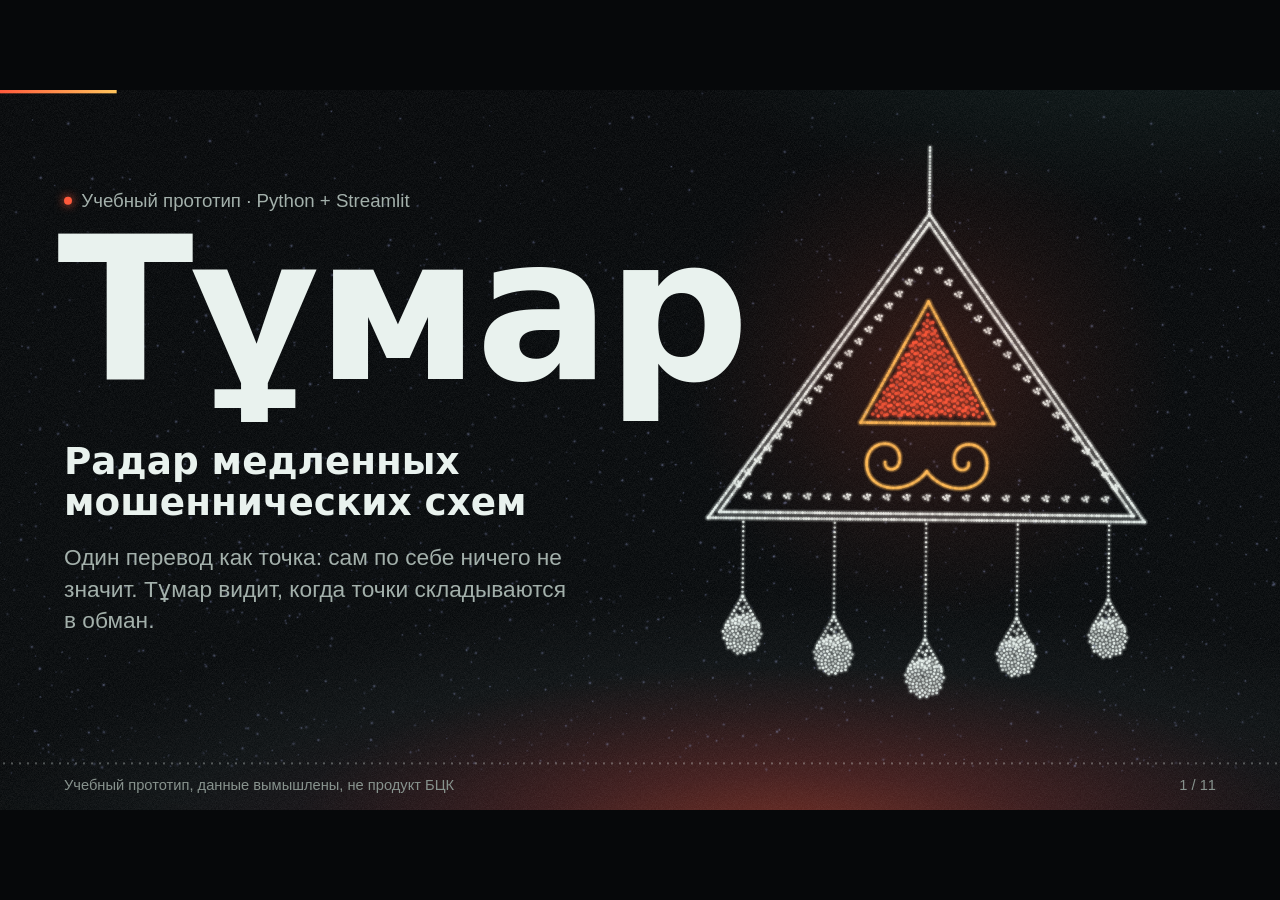
<file: docs/slides.html>
<!doctype html><html lang="ru"><head><meta charset="utf-8"><meta name="viewport" content="width=device-width,initial-scale=1">
<title>Тұмар: радар медленных схем</title>
<meta name="description" content="Слайды защиты: Тұмар, учебный прототип радара медленных мошеннических схем.">
<link rel="icon" href="data:image/svg+xml,%3Csvg xmlns='http://www.w3.org/2000/svg' viewBox='0 0 32 32'%3E%3Cpath d='M16 2.5 29.5 28H2.5Z' fill='none' stroke='%23e6ebf5' stroke-width='1.5' stroke-dasharray='0 4.2' stroke-linecap='round'/%3E%3Cpath d='M16 11.5 22.5 24h-13Z' fill='%23ff5a3c'/%3E%3C/svg%3E">
<style>
:root{--bg:#06080a;--panel:rgba(11,16,18,.88);--silver:#e9f2ee;--dim:#a3b0ab;--faint:#87928d;--carn:#ff5a3c;--carn-2:#ff8a70;--turq:#5ec8b4;--amber:#ffc45c;--dust:#969fcd;--line:rgba(233,242,238,.16);
--display:Bahnschrift,"DIN Alternate","Roboto Condensed","Arial Narrow","Segoe UI",system-ui,sans-serif;--text:Bahnschrift,"Segoe UI",Inter,"Helvetica Neue",Arial,system-ui,sans-serif;--ease:cubic-bezier(.16,1,.3,1)}
*{box-sizing:border-box}html,body{margin:0;height:100%;background:var(--bg);overflow:hidden}
body{font-family:var(--text);color:var(--silver);-webkit-font-smoothing:antialiased}
#stage{position:absolute;left:0;top:0;width:1920px;height:1080px;transform-origin:0 0;overflow:hidden;
background:url("data:image/svg+xml,%3Csvg xmlns='http://www.w3.org/2000/svg' width='220' height='220'%3E%3Cfilter id='n'%3E%3CfeTurbulence type='fractalNoise' baseFrequency='.85' numOctaves='2' stitchTiles='stitch'/%3E%3CfeColorMatrix values='0 0 0 0 1 0 0 0 0 1 0 0 0 0 1 .12 0 0 0 -.035'/%3E%3C/filter%3E%3Crect width='100%25' height='100%25' filter='url(%23n)'/%3E%3C/svg%3E") 0 0/220px 220px,radial-gradient(120% 115% at 50% 42%,transparent 56%,rgba(0,0,0,.55) 100%),radial-gradient(1700px 600px at 62% 114%,rgba(255,90,60,.30) 0,rgba(120,52,72,.20) 34%,rgba(24,30,32,.4) 62%,transparent 80%),radial-gradient(1100px 500px at 88% -14%,rgba(94,200,180,.12),transparent 66%),linear-gradient(180deg,#06080a 0,#070a0c 58%,#080b0d 100%)}
#cv{position:absolute;left:0;top:0;width:1920px;height:1080px}
.hz{position:absolute;left:0;right:0;top:1008px;height:4px;background:radial-gradient(circle,rgba(233,242,238,.32) 1.3px,transparent 1.8px) 0 0/12px 4px repeat-x}
#prog{position:absolute;left:0;top:0;height:5px;width:0;background:linear-gradient(90deg,var(--carn),var(--amber));z-index:5;transition:width .5s var(--ease)}
#foot{position:absolute;left:96px;right:96px;top:1030px;display:flex;justify-content:space-between;font-size:22px;color:var(--faint);z-index:4}
#ctr{font-variant-numeric:tabular-nums}
.s{position:absolute;inset:0;opacity:0;visibility:hidden;transition:opacity .2s,visibility 0s .2s}
.s.on{opacity:1;visibility:visible;transition:opacity .3s .08s}
.s.on .k{animation:up .6s var(--ease) both;animation-delay:calc(.1s + var(--n,0)*.07s)}
@keyframes up{from{opacity:0;transform:translateY(28px)}}
.s aside{display:none}
.a{position:absolute}
.hd{position:absolute;left:96px;top:84px;margin:0;font:700 84px/1.04 var(--display);font-stretch:75%;letter-spacing:-.3px;max-width:1100px}
.hd span{display:block;text-wrap:balance}.hd .l2{color:var(--dim);font-weight:400}
.hd.cen{left:0;right:0;max-width:none;text-align:center;font-size:104px;top:92px}
.sub{position:absolute;left:96px;top:300px;width:820px;margin:0;font-size:34px;line-height:1.38;color:var(--dim);font-weight:300;text-wrap:pretty}
#glow{position:absolute;left:0;right:0;bottom:0;height:560px;pointer-events:none;background:radial-gradient(1000px 320px at 62% 104%,rgba(255,90,60,.26),rgba(255,90,60,.06) 55%,transparent 75%);animation:pulse 6s ease-in-out infinite alternate;}
@keyframes pulse{from{opacity:.45}to{opacity:1}}
#glow{display:none}#stage.title #glow{display:block}
.pimg{display:none}
.halo{position:absolute;width:820px;height:820px;translate:-50% -50%;pointer-events:none;background:radial-gradient(circle,rgba(255,90,60,.17),rgba(255,90,60,.05) 40%,transparent 64%)}
/* hero number */
.hero{position:absolute;left:96px;top:330px;width:740px;--acc:255,90,60}.hero.turq{--acc:94,200,180}
.hero .lb{font-size:28px;color:var(--dim)}
.hero .v{font:700 176px/.92 var(--display);font-stretch:75%;letter-spacing:-2px;color:rgb(var(--acc));margin:18px 0 26px -6px;font-variant-numeric:tabular-nums;white-space:nowrap;text-shadow:0 0 90px rgba(var(--acc),.5),0 0 26px rgba(var(--acc),.28)}
.hero .v small{font-size:.34em;color:var(--dim);margin-left:14px;font-weight:600;text-shadow:none}
.hero .cap{font-size:30px;line-height:1.4;color:var(--dim);margin:0;text-wrap:pretty}
.hero.huge .v{font-size:400px;line-height:.8;margin:44px 0 40px -14px;letter-spacing:-8px}
.src{position:absolute;left:96px;top:960px;margin:0;font-size:22px;color:var(--faint)}
.below{position:absolute;left:96px;top:772px;width:720px;margin:0;font-size:28px;line-height:1.42;color:var(--dim);text-wrap:pretty}
.below b{color:var(--silver);font-weight:600}
.lab{position:absolute;font-size:30px;line-height:1.2;font-weight:600;white-space:nowrap}
/* slide 1 */
.t1{position:absolute;left:96px;top:150px;width:900px}
.eb{display:inline-flex;align-items:center;gap:14px;font-size:28px;color:var(--dim);margin:0}
.eb i{width:12px;height:12px;border-radius:50%;background:var(--carn);box-shadow:0 0 14px var(--carn)}
h1{margin:22px 0 0 -10px;font:700 300px/.84 var(--display);font-stretch:75%;letter-spacing:-6px}
.t1 .big{font:600 56px/1.1 var(--display);font-stretch:85%;margin:70px 0 0}
.t1 .lede{font-size:34px;line-height:1.4;font-weight:300;color:var(--dim);margin:28px 0 0;max-width:780px}
/* slide 2 legend */
.legend{position:absolute;left:96px;right:96px;top:906px;display:flex;align-items:center;gap:40px;font-size:28px;color:#cfd9d5}
.legend i{width:14px;height:14px;border-radius:50%;display:inline-block;margin-right:12px;vertical-align:0}
.legend .hint{margin-left:auto;font-size:22px;color:var(--faint)}
.tick{position:absolute;top:858px;font-size:22px;color:var(--faint);translate:-50% 0}
/* slide 3 steps */
.step{position:absolute;top:664px;width:310px;text-align:center}
.step .d{font-size:28px;color:var(--dim)}.step b{display:block;font:700 40px/1.1 var(--display);font-stretch:80%;margin:6px 0 8px}
.step p{margin:0;font-size:28px;line-height:1.32;color:var(--dim)}.step .sg{color:var(--carn-2);margin-top:8px}
/* slide 4 chips */
.chips{position:absolute;left:96px;top:470px;width:760px;margin:0;padding:0;list-style:none}
.chips li{display:flex;gap:18px;align-items:baseline;font-size:32px;line-height:1.3;padding:20px 0;border-top:2px dotted rgba(233,242,238,.22)}
.chips li i{flex:none;width:14px;height:14px;border-radius:50%;background:var(--turq);box-shadow:0 0 12px var(--turq);translate:0 -3px}
/* slide 5 pendants */
.pl{position:absolute;width:220px;text-align:center;translate:-50% 0;font:600 32px/1.12 var(--display);font-stretch:82%;color:var(--silver)}
.pl.on{color:var(--carn-2)}
.th{position:absolute;right:96px;top:920px;display:flex;gap:16px}
.th span{font-size:28px;padding:10px 24px;border-radius:99px;border:1px solid var(--line);background:rgba(11,16,18,.7);color:var(--dim)}
.th span.w{border-color:rgba(255,90,60,.55);color:var(--carn-2);background:rgba(255,90,60,.1)}
/* slide 6 phone */
.ph{position:absolute;left:1278px;top:156px;width:404px}
.ph .top{font-size:28px;color:var(--dim)}.ph .chip{display:inline-block;margin-top:10px;font-size:24px;padding:4px 14px;border-radius:99px;border:1px solid var(--line);color:var(--dim)}
.ph .amt{font:700 92px/1 var(--display);font-stretch:75%;margin:14px 0 22px;white-space:nowrap}.ph .amt small{font-size:.4em;color:var(--dim);margin-left:8px}
.ph .warn{background:linear-gradient(150deg,#c93a2c,#9a1d2c);border-radius:26px 26px 26px 8px;padding:24px 26px 22px;box-shadow:0 0 60px -10px rgba(255,90,60,.55);color:#fff}
.ph .warn b{display:block;font:700 38px/1.08 var(--display);font-stretch:78%;margin-bottom:12px}
.ph .warn p{margin:0;font-size:27px;line-height:1.32}
.ph .tags{margin-top:16px}.ph .tags i{font-style:normal;display:inline-block;font-size:26px;padding:5px 16px;border-radius:99px;background:rgba(0,0,0,.25);border:1px solid rgba(255,255,255,.4);margin-right:8px}
.ph .act{font-size:28px;font-weight:600;text-align:center;padding:14px 0;border-radius:16px;margin-top:14px}
.ph .act.b1{background:var(--carn);color:#0b0f11;font-weight:700;margin-top:22px;box-shadow:0 0 40px -8px rgba(255,90,60,.7)}.ph .act.b2{border:2px solid rgba(233,242,238,.4)}.ph .act.b3{color:var(--dim);font-weight:400}
/* slide 6 why */
.why{position:absolute;left:96px;top:322px;width:800px}.why .lb{font-size:28px;color:var(--dim);margin-bottom:22px}
.sg1{display:flex;gap:32px;align-items:baseline;padding:28px 0;border-top:2px dotted rgba(233,242,238,.22)}
.sg1 b{flex:none;width:240px;font:700 60px/1 var(--display);font-stretch:76%;color:var(--carn-2);text-shadow:0 0 40px rgba(255,90,60,.55)}
.sg1 p{margin:0;font-size:32px;line-height:1.32;color:var(--silver);text-wrap:pretty}
/* slide 7 bars */
.bl{position:absolute;left:836px;width:300px;font-size:28px;color:var(--dim);white-space:nowrap}
.bl b{color:var(--silver);font-weight:600;margin-left:10px;font-size:30px}
.bh{position:absolute;left:836px;top:330px;font:600 34px/1 var(--display);font-stretch:85%}
.stop{position:absolute;left:1160px;top:582px;font-size:26px;font-weight:600;color:#fff;background:var(--carn);padding:6px 18px;border-radius:12px;translate:0 -50%}
.bcap{position:absolute;left:836px;top:810px;font-size:26px;color:var(--faint)}
.bcap i{width:12px;height:12px;border-radius:50%;display:inline-block;background:var(--turq);margin:0 10px 0 28px}
/* slide 8 beads */
.col{position:absolute;top:318px;font-size:28px;color:var(--dim)}
.tn{position:absolute;left:96px;font:700 56px/1 var(--display);font-stretch:78%;translate:0 -50%}
.tc{position:absolute;font:700 36px/1 var(--display);font-stretch:80%;font-variant-numeric:tabular-nums}.tc.hot{color:var(--carn-2);text-shadow:0 0 30px rgba(255,90,60,.6)}
.co{position:absolute;left:1560px;top:694px;font-size:28px;color:var(--dim);line-height:1.2}.co b{display:block;font:700 64px/1 var(--display);font-stretch:76%;color:var(--carn-2);margin-top:6px;text-shadow:0 0 40px rgba(255,90,60,.55)}
.note{position:absolute;left:96px;top:870px;width:900px;margin:0;font-size:28px;line-height:1.42;color:var(--dim)}
.lg{position:absolute;right:96px;top:858px;font-size:28px;line-height:1.5;color:#cfd9d5}
.lg i{width:12px;height:12px;border-radius:50%;display:inline-block;margin-right:12px}
/* slide 9 verdict */
.vd{position:absolute;top:748px;width:540px}
.vd b{display:flex;align-items:center;gap:16px;font:700 46px/1.1 var(--display);font-stretch:80%}
.vd b i{flex:none;width:16px;height:16px;border-radius:50%}
.vd p{margin:10px 0 0 32px;font-size:28px;line-height:1.38;color:var(--dim);text-wrap:pretty}
.sl{position:absolute;font-size:28px;color:var(--dim);line-height:1.2}.sl b{display:block;font:700 60px/1.05 var(--display);font-stretch:78%;margin-top:4px;text-shadow:0 0 36px currentColor}
/* slide 10 */
.lim{position:absolute;left:96px;right:96px;top:326px;margin:0;padding:0;list-style:none;display:grid;grid-template-columns:repeat(3,1fr);column-gap:56px}.lim .h{grid-column:1/-1}
.lim .h{font-size:28px;color:var(--carn-2);padding-bottom:14px;border:0}
.lim li{font-size:32px;line-height:1.3;padding:22px 0;border-top:2px dotted rgba(233,242,238,.22);text-wrap:balance}
.rm{position:absolute;top:688px;width:392px}
.rm b{display:block;font:700 42px/1.1 var(--display);font-stretch:80%}.rm b span{display:block;font:400 28px/1.3 var(--text);font-stretch:100%;color:var(--dim);margin-bottom:6px}.rm.first b{color:var(--carn-2)}
.rm p{margin:10px 0 0;font-size:28px;line-height:1.36;color:var(--dim);text-wrap:pretty}
/* slide 11 */
.brand{position:absolute;left:96px;top:92px;display:flex;align-items:center;gap:22px;font:700 66px/1 var(--display);font-stretch:80%}
.links{position:absolute;left:96px;top:560px;margin:0;padding:0;list-style:none}
.links li{display:flex;align-items:center;gap:18px;font-size:38px;line-height:1.2;padding:10px 0}
.links i{width:14px;height:14px;border-radius:50%;background:var(--silver)}.links li:first-child i{background:var(--carn);box-shadow:0 0 14px var(--carn)}
.links a{color:var(--silver);text-decoration:none;border-bottom:2px dotted rgba(233,242,238,.35)}
.links li.demo i{background:none;box-shadow:inset 0 0 0 3px var(--carn)}.links li.demo b{color:var(--carn);font-weight:700}
.thx{position:absolute;left:96px;top:796px;margin:0;font:700 72px/1.05 var(--display);font-stretch:78%}
.qr{position:absolute;left:1512px;top:560px;width:312px;padding:18px 18px 14px;border-radius:22px;background:var(--silver);color:#0b1012;text-align:center;box-shadow:0 30px 70px -30px #000,0 0 0 1px rgba(233,242,238,.4)}
.qr svg{display:block;width:276px;height:276px}.qr span{display:block;font-size:26px;font-weight:600;margin-top:6px}
/* presenter notes */
#notes{position:fixed;left:0;right:0;bottom:0;max-height:48vh;overflow:auto;z-index:20;background:rgba(8,11,13,.97);border-top:2px solid rgba(255,90,60,.6);padding:16px 28px 18px;font:20px/1.5 var(--text);color:var(--silver)}
#notes[hidden]{display:none}
#notes .nh,#notes .nf{display:flex;justify-content:space-between;gap:24px;color:var(--dim);font-size:17px}
#notes .nh b{color:var(--silver)}#nBody{margin:8px 0 10px;font-size:22px;max-width:1500px}
#nTime{font:700 26px/1 var(--display);font-variant-numeric:tabular-nums;color:var(--turq)}#nTime.late{color:var(--amber)}#nTime.over{color:var(--carn)}
@media (prefers-reduced-motion:reduce){.s,.s.on{transition:none}.s.on .k{animation:none}#prog{transition:none}#glow{animation:none;opacity:.8}}
@media print{@page{size:1920px 1080px;margin:0}
html,body{height:auto;overflow:visible;background:#06080a;-webkit-print-color-adjust:exact;print-color-adjust:exact}
#stage{position:static;transform:none!important;width:1920px;height:auto;overflow:visible;background:none}
#cv,#prog,#foot,#notes,#glow,.hz{display:none!important}
.s{position:relative;inset:auto;width:1920px;height:1080px;overflow:hidden;opacity:1!important;visibility:visible!important;transition:none!important;break-after:page;page-break-after:always;
background:radial-gradient(1700px 600px at 62% 114%,rgba(255,90,60,.30) 0,rgba(120,52,72,.20) 34%,rgba(24,30,32,.4) 62%,transparent 80%),radial-gradient(1100px 500px at 88% -14%,rgba(94,200,180,.12),transparent 66%),#06080a}
.s:last-child{break-after:auto;page-break-after:auto}
.s .k{animation:none!important;opacity:1!important;transform:none!important}
.s .pimg{display:block;position:absolute;left:0;top:0;width:1920px;height:1080px}
.s::after{content:"Учебный прототип, данные вымышлены, не продукт БЦК";position:absolute;left:96px;top:1030px;font-size:22px;color:var(--faint)}}
</style></head><body>
<div id="stage"><div id="glow"></div><canvas id="cv" aria-hidden="true"></canvas><div class="hz"></div><div id="prog"></div>
<div id="slides">

<section class="s" data-title="Тұмар: радар медленных схем">
<div class="halo k" style="left:1395px;top:430px"></div>
<div class="t1"><p class="eb k"><i></i>Учебный прототип · Python + Streamlit</p><h1 class="k" style="--n:1">Тұмар</h1>
<p class="big k" style="--n:2">Радар медленных мошеннических схем</p>
<p class="lede k" style="--n:3">Один перевод как точка: сам по себе ничего не значит. Тұмар видит, когда точки складываются в обман.</p></div>
<aside>Добрый день. Это Тұмар — радар медленных мошеннических схем. Сразу честно: это учебный прототип на Python и Streamlit, все данные вымышлены, и это не продукт банка. Идея простая. Один перевод — как точка: сам по себе он ничего не значит. Опасность видна, только когда точки складываются в обман. За пять минут покажу, как Тұмар это замечает и где он пока ошибается.</aside>
</section>

<section class="s" data-title="По отдельности обычно. Вместе схема.">
<h2 class="hd"><span class="l1 k">По отдельности обычно.</span><span class="l2 k" style="--n:1">Вместе схема.</span></h2>
<p class="sub k" style="--n:2">Клиента неделями втягивают в лже-брокера. Ни одного подозрительного действия в отдельности.</p>
<div id="labs"></div>
<div class="legend k" style="--n:5"><span><i style="background:var(--dust)"></i>знакомые</span><span><i style="background:var(--carn)"></i>«брокер»</span><span><i style="background:var(--turq)"></i>возврат</span><span><i style="background:var(--amber)"></i>заявка на депозит</span><span class="hint">Шкала логарифмическая: важен рост, а не точная сумма</span></div>
<aside>Клиента неделями втягивают в лже-брокера. Это лента его операций: синие точки — переводы знакомым, красные — «брокеру», бирюзовая — небольшой возврат, янтарная — заявка на закрытие депозита. Каждая операция по отдельности выглядит обычно. Схему видно только во времени: суммы новому получателю растут, на 116-й день — 175 000 тенге, а дальше клиент закрывает депозит на 2 154 900.</aside>
</section>

<section class="s" data-title="Пять шагов, четыре месяца, одна история">
<h2 class="hd"><span class="l1 k">Пять шагов, четыре месяца,</span><span class="l2 k" style="--n:1">одна история</span></h2>
<p class="sub k" style="--n:2">Демо-история Мейрамбека. О такой схеме предупредил Нацбанк.</p>
<div id="steps"></div>
<p class="src k" style="--n:8">Источник: Finratings.kz, 28.07.2026 · дни и суммы — из демо-истории Мейрамбека</p>
<aside>Вот как это выглядит изнутри, на демо-истории Мейрамбека. 65-й день: «консультант» пишет в мессенджере и обещает доход. 75-й: фальшивый кабинет, где «прибыль» растёт. С 101-го по 107-й переводы одному получателю растут — с 11 100 до 29 800 тенге. 111-й: ему возвращают 10 100, чтобы поверил. 116-й: перевод 175 000, а впереди заявка на закрытие вклада. О такой схеме предупреждал Нацбанк.</aside>
</section>

<section class="s" data-title="Радар медленных схем">
<h2 class="hd"><span class="l1 k">Радар</span><span class="l2 k" style="--n:1">медленных схем</span></h2>
<p class="sub k" style="--n:2">Тұмар видит, как отдельные переводы складываются в схему.</p>
<ul class="chips"><li class="k" style="--n:3"><i></i>Только операции, которые банк уже видит</li><li class="k" style="--n:4"><i></i>Без внешних API и ключей</li><li class="k" style="--n:5"><i></i>Метку обмана не знает: складывает сигналы и считает их</li></ul>
<aside>Тұмар — радар медленных схем. Он смотрит не на одну операцию, а на то, как переводы складываются в схему. Ему нужны только операции, которые банк уже видит, — без внешних API и ключей. Радар смотрит только на прошлое и текущую операцию. Метку обмана он не знает: он складывает сигналы и считает их.</aside>
</section>

<section class="s" data-title="Один сигнал — молчим. Два и больше — предупреждаем.">
<h2 class="hd" style="font-size:76px"><span class="l1 k">Один сигнал — молчим.</span><span class="l2 k" style="--n:1">Два и больше — предупреждаем.</span></h2>
<div class="hero huge k" style="--n:2;top:318px;width:640px"><div class="lb">Сигналов</div><div class="v"><span class="cnt" data-to="2">2</span></div><p class="cap">2 и больше: предупреждаем и объясняем, что именно заметили.</p></div>
<div id="pls"></div>
<div class="th k" style="--n:7"><span>0–1 — тишина</span><span class="w">2+ — предупреждение</span></div>
<aside>Признаков пять. Лесенка — суммы новым получателям растут. Наживка — получатель один раз вернул деньги. Опустошение — заявка на закрытие вклада или кредит рядом с такими переводами. Общий получатель — туда же впервые платят другие клиенты банка. Доплата — после крупного перевода просят «налог» за вывод. Правило объяснимое: один сигнал — молчим, два и больше — предупреждаем и говорим, что именно заметили.</aside>
</section>

<section class="s" data-title="Предупреждаем и объясняем">
<h2 class="hd"><span class="l1 k">Предупреждаем</span><span class="l2 k" style="--n:1">и объясняем</span></h2>
<div class="why"><div class="lb k" style="--n:2">День 116 · сработали два сигнала</div>
<div class="sg1 k" style="--n:3"><b>Лесенка</b><p>Суммы новым получателям растут.</p></div>
<div class="sg1 k" style="--n:4"><b>Наживка</b><p>Похоже, вам вернули немного денег, чтобы вызвать доверие.</p></div></div>
<p class="below k" style="--n:5;top:730px">Пауза — только на заявке на депозит или кредит и только если клиент заранее включил режим защиты.</p>
<div class="ph k" style="--n:3"><div class="top">Перевод новому получателю<br><span class="chip">день 116</span></div><div class="amt">175&nbsp;000<small>₸</small></div>
<div class="warn"><b>Похоже на медленную схему</b><p>Суммы новым получателям растут. Похоже, вам вернули немного денег, чтобы вызвать доверие.</p><div class="tags"><i>Лесенка</i><i>Наживка</i></div></div>
<div class="act b1">Проверить лицензию</div><div class="act b2">Второе мнение</div><div class="act b3">Продолжить</div></div>
<aside>Так это видит клиент. 116-й день, перевод 175 000 тенге новому получателю. Сработали два сигнала — лесенка и наживка, поэтому появляется предупреждение, и в нём причина простыми словами. Решает клиент: проверить лицензию получателя, спросить второе мнение или продолжить. Паузу ставим только на заявку на депозит или кредит и только если клиент заранее включил режим защиты.</aside>
</section>

<section class="s" data-title="Что происходит, когда радар срабатывает">
<h2 class="hd"><span class="l1 k">Что происходит,</span><span class="l2 k" style="--n:1">когда радар срабатывает</span></h2>
<div class="hero turq k" style="--n:2"><div class="lb">Осталось на счетах</div><div class="v"><span class="cnt" data-to="2038000">2&nbsp;038&nbsp;000</span><small>₸</small></div><p class="cap">Следующий перевод и заявка на закрытие вклада.</p></div>
<p class="below k" style="--n:3;top:676px;width:700px"><b style="color:var(--amber)">47&nbsp;900 ₸</b> ушло мошенникам до того, как клиент нажал «Остановить переводы».</p>
<div id="bars"></div>
<aside>В демо клиент нажимает «Остановить переводы». К этому моменту мошенникам ушло 47 900 тенге. Кнопка держит перевод 116-го дня на 175 000 и следующий — на 1 863 000. Вместе это 2 038 000 тенге, которые остались на счетах, и заявка на закрытие вклада тоже не уходит. Шкала здесь условная, суммы — из сценария в приложении.</aside>
</section>

<section class="s" data-title="Три слепых теста, без купюр">
<h2 class="hd"><span class="l1 k">Три слепых теста,</span><span class="l2 k" style="--n:1">без купюр</span></h2>
<p class="note k" style="--n:7">Пороги подбирались только на наборе A. На слепых наборах ничего не подбиралось.</p>
<div class="co k" style="--n:6">Но до заявки<b>0&nbsp;из&nbsp;4</b></div>
<div id="tests"></div>
<div class="lg k" style="--n:7"><div><i style="background:var(--carn)"></i>Обман: закрашено, если заметили</div><div><i style="background:var(--amber)"></i>Честные: закрашено, если зря</div><div><i style="border:2px dotted var(--carn-2)"></i>Поймали ≠ успели до заявки</div></div>
<aside>Теперь честно о качестве. Пороги мы подбирали только на наборе A, а потом провели три слепых теста, где ничего не подбиралось. Первый: 0 из 5 — в этих историях не было ни депозита, ни кредита. Во втором заметили 8 из 10, но ложных тревог 9 из 10. В третьем — 10 из 10 и ни одной ложной тревоги. Но до заявки — 0 из 4: предупреждение приходило уже после неё.</aside>
</section>

<section class="s" data-title="Порог 2 — компромисс, а не победа">
<h2 class="hd cen"><span class="l1 k">Порог 2 — компромисс,</span><span class="l2 k" style="--n:1">а не победа.</span></h2>
<div class="vd k" style="--n:4;left:96px"><b><i style="background:var(--carn)"></i>Ловим — но поздно</b><p>В третьем тесте предупреждение приходило уже после заявки: 19% денег к этому моменту успевало уйти.</p></div>
<div class="vd k" style="--n:5;left:690px"><b><i style="background:var(--amber)"></i>Рано — но с тревогами</b><p>Во втором тесте успевали до заявки, зато беспокоили 9&nbsp;честных клиентов из&nbsp;10.</p></div>
<div class="vd k" style="--n:6;left:1284px"><b><i style="background:var(--silver)"></i>Дальше — данные банка</b><p>Нужны обезличенные данные, а не новые подгонки под свои же примеры.</p></div>
<div class="sl k" style="--n:2;left:540px;top:338px">Тест 3 · до заявки<b style="color:var(--carn-2)">0 из 4</b></div>
<div class="sl k" style="--n:3;right:540px;top:338px;text-align:right">Тест 2 · ложные тревоги<b style="color:var(--amber)">9 из 10</b></div>
<aside>Вывод неприятный, но честный. Ловим — но поздно: в третьем тесте к моменту предупреждения успевало уйти 19% денег. Рано — но с тревогами: во втором тесте успевали до заявки, зато беспокоили 9 честных клиентов из 10. Значит, порог 2 — компромисс, а не победа. Чтобы двигаться дальше, нужны обезличенные данные банка, а не новые подгонки под свои же примеры.</aside>
</section>

<section class="s" data-title="Что дальше">
<h2 class="hd"><span class="l1 k">Чего Тұмар пока не умеет</span><span class="l2 k" style="--n:1">и что делаем дальше</span></h2>
<ul class="lim"><li class="h k" style="--n:2">Пока не умеем</li><li class="k" style="--n:2">Если депозит закрыли рано, предупреждаем поздно</li><li class="k" style="--n:3">Не видим обман через лицензированную биржу</li><li class="k" style="--n:4">Честный клиент бывает похож на жертву</li></ul>
<div id="road"></div>
<aside>Чего Тұмар пока не умеет. Если депозит закрыли рано — предупреждаем поздно. Не видим обман через лицензированную биржу. Честный клиент — оплата стройке, долг другу — бывает похож на жертву. Поэтому четыре шага: искать сигналы раньше депозита; проверить на обезличенных данных банка; снизить ложные тревоги, не потеряв раннее предупреждение; и сделать интерфейс и предупреждение на казахском.</aside>
</section>

<section class="s" data-title="Нужны только операции, которые банк уже видит">
<div class="brand k"><svg width="64" height="64" viewBox="0 0 32 32" aria-hidden="true"><path d="M16 2.5 29.5 28H2.5Z" fill="none" stroke="#e6ebf5" stroke-width="1.5" stroke-dasharray="0 4.2" stroke-linecap="round"/><path d="M16 11.5 22.5 24h-13Z" fill="#ff5a3c"/></svg>Тұмар</div>
<h2 class="hd" style="top:250px"><span class="l1 k" style="--n:1">Нужны только операции,</span><span class="l2 k" style="--n:2">которые банк уже видит</span></h2>
<ul class="links k" style="--n:3"><li><i></i><a href="https://ordalinnn.github.io/tumar/">ordalinnn.github.io/tumar</a></li><li><i></i><a href="https://github.com/Ordalinnn/tumar">github.com/Ordalinnn/tumar</a></li><li class="demo"><i></i><a href="https://tumarr.streamlit.app/" target="_blank" rel="noopener"><b>Открыть демо</b> · tumarr.streamlit.app</a></li></ul>
<p class="thx k" style="--n:4">Спасибо. Вопросы?</p>
<div class="qr k" style="--n:5"><svg viewBox="0 0 41 41" role="img" aria-label="QR-код: ordalinnn.github.io/tumar" shape-rendering="crispEdges"><rect width="41" height="41" fill="#e9f2ee"/><path fill="#0b1012" d="M4 4h7v1h-7zM14 4h1v1h-1zM22 4h1v1h-1zM25 4h1v1h-1zM27 4h2v1h-2zM30 4h7v1h-7zM4 5h1v1h-1zM10 5h1v1h-1zM12 5h1v1h-1zM15 5h1v1h-1zM19 5h3v1h-3zM23 5h4v1h-4zM28 5h1v1h-1zM30 5h1v1h-1zM36 5h1v1h-1zM4 6h1v1h-1zM6 6h3v1h-3zM10 6h1v1h-1zM21 6h2v1h-2zM25 6h2v1h-2zM30 6h1v1h-1zM32 6h3v1h-3zM36 6h1v1h-1zM4 7h1v1h-1zM6 7h3v1h-3zM10 7h1v1h-1zM13 7h5v1h-5zM21 7h2v1h-2zM24 7h1v1h-1zM28 7h1v1h-1zM30 7h1v1h-1zM32 7h3v1h-3zM36 7h1v1h-1zM4 8h1v1h-1zM6 8h3v1h-3zM10 8h1v1h-1zM13 8h1v1h-1zM15 8h7v1h-7zM24 8h1v1h-1zM27 8h1v1h-1zM30 8h1v1h-1zM32 8h3v1h-3zM36 8h1v1h-1zM4 9h1v1h-1zM10 9h1v1h-1zM12 9h3v1h-3zM16 9h1v1h-1zM18 9h1v1h-1zM22 9h1v1h-1zM25 9h1v1h-1zM30 9h1v1h-1zM36 9h1v1h-1zM4 10h7v1h-7zM12 10h1v1h-1zM14 10h1v1h-1zM16 10h1v1h-1zM18 10h1v1h-1zM20 10h1v1h-1zM22 10h1v1h-1zM24 10h1v1h-1zM26 10h1v1h-1zM28 10h1v1h-1zM30 10h7v1h-7zM12 11h2v1h-2zM17 11h1v1h-1zM22 11h1v1h-1zM24 11h4v1h-4zM8 12h4v1h-4zM13 12h2v1h-2zM16 12h4v1h-4zM22 12h2v1h-2zM25 12h1v1h-1zM28 12h1v1h-1zM30 12h2v1h-2zM35 12h1v1h-1zM4 13h1v1h-1zM8 13h1v1h-1zM13 13h2v1h-2zM16 13h1v1h-1zM18 13h2v1h-2zM21 13h1v1h-1zM23 13h2v1h-2zM27 13h1v1h-1zM31 13h1v1h-1zM33 13h1v1h-1zM4 14h2v1h-2zM7 14h2v1h-2zM10 14h2v1h-2zM13 14h2v1h-2zM16 14h4v1h-4zM23 14h1v1h-1zM26 14h3v1h-3zM31 14h5v1h-5zM6 15h1v1h-1zM8 15h2v1h-2zM11 15h2v1h-2zM16 15h5v1h-5zM23 15h7v1h-7zM32 15h1v1h-1zM35 15h2v1h-2zM5 16h1v1h-1zM7 16h1v1h-1zM10 16h2v1h-2zM14 16h2v1h-2zM17 16h1v1h-1zM19 16h1v1h-1zM25 16h1v1h-1zM28 16h1v1h-1zM30 16h3v1h-3zM5 17h1v1h-1zM7 17h2v1h-2zM13 17h2v1h-2zM17 17h4v1h-4zM24 17h2v1h-2zM27 17h1v1h-1zM29 17h1v1h-1zM31 17h1v1h-1zM33 17h1v1h-1zM35 17h1v1h-1zM4 18h2v1h-2zM7 18h2v1h-2zM10 18h1v1h-1zM15 18h1v1h-1zM19 18h5v1h-5zM27 18h3v1h-3zM31 18h2v1h-2zM34 18h2v1h-2zM5 19h5v1h-5zM11 19h2v1h-2zM17 19h1v1h-1zM19 19h1v1h-1zM21 19h1v1h-1zM25 19h1v1h-1zM27 19h1v1h-1zM32 19h2v1h-2zM36 19h1v1h-1zM5 20h1v1h-1zM7 20h1v1h-1zM10 20h1v1h-1zM12 20h1v1h-1zM14 20h3v1h-3zM18 20h1v1h-1zM20 20h3v1h-3zM24 20h2v1h-2zM27 20h1v1h-1zM30 20h3v1h-3zM35 20h2v1h-2zM4 21h4v1h-4zM12 21h1v1h-1zM15 21h1v1h-1zM18 21h2v1h-2zM22 21h1v1h-1zM24 21h2v1h-2zM27 21h3v1h-3zM31 21h1v1h-1zM35 21h1v1h-1zM4 22h5v1h-5zM10 22h1v1h-1zM12 22h1v1h-1zM16 22h1v1h-1zM21 22h1v1h-1zM23 22h2v1h-2zM27 22h3v1h-3zM32 22h2v1h-2zM35 22h1v1h-1zM5 23h2v1h-2zM8 23h2v1h-2zM11 23h5v1h-5zM17 23h6v1h-6zM25 23h2v1h-2zM29 23h1v1h-1zM31 23h1v1h-1zM35 23h1v1h-1zM4 24h1v1h-1zM8 24h1v1h-1zM10 24h1v1h-1zM16 24h5v1h-5zM24 24h3v1h-3zM28 24h1v1h-1zM30 24h1v1h-1zM32 24h2v1h-2zM35 24h1v1h-1zM4 25h1v1h-1zM6 25h3v1h-3zM13 25h2v1h-2zM17 25h1v1h-1zM20 25h1v1h-1zM22 25h1v1h-1zM25 25h1v1h-1zM27 25h1v1h-1zM29 25h1v1h-1zM31 25h1v1h-1zM34 25h2v1h-2zM6 26h1v1h-1zM8 26h8v1h-8zM21 26h1v1h-1zM23 26h1v1h-1zM27 26h2v1h-2zM31 26h4v1h-4zM6 27h1v1h-1zM8 27h1v1h-1zM12 27h1v1h-1zM17 27h1v1h-1zM19 27h1v1h-1zM21 27h1v1h-1zM23 27h1v1h-1zM25 27h4v1h-4zM32 27h1v1h-1zM36 27h1v1h-1zM4 28h2v1h-2zM7 28h1v1h-1zM10 28h1v1h-1zM13 28h1v1h-1zM15 28h1v1h-1zM17 28h3v1h-3zM23 28h1v1h-1zM25 28h8v1h-8zM12 29h1v1h-1zM17 29h2v1h-2zM20 29h6v1h-6zM27 29h2v1h-2zM32 29h4v1h-4zM4 30h7v1h-7zM12 30h1v1h-1zM15 30h1v1h-1zM17 30h1v1h-1zM20 30h1v1h-1zM28 30h1v1h-1zM30 30h1v1h-1zM32 30h1v1h-1zM34 30h2v1h-2zM4 31h1v1h-1zM10 31h1v1h-1zM12 31h1v1h-1zM15 31h3v1h-3zM21 31h5v1h-5zM28 31h1v1h-1zM32 31h1v1h-1zM35 31h2v1h-2zM4 32h1v1h-1zM6 32h3v1h-3zM10 32h1v1h-1zM12 32h3v1h-3zM17 32h3v1h-3zM23 32h2v1h-2zM28 32h5v1h-5zM4 33h1v1h-1zM6 33h3v1h-3zM10 33h1v1h-1zM13 33h1v1h-1zM17 33h1v1h-1zM19 33h1v1h-1zM24 33h1v1h-1zM28 33h1v1h-1zM30 33h4v1h-4zM35 33h1v1h-1zM4 34h1v1h-1zM6 34h3v1h-3zM10 34h1v1h-1zM15 34h1v1h-1zM22 34h1v1h-1zM24 34h1v1h-1zM27 34h4v1h-4zM32 34h1v1h-1zM34 34h1v1h-1zM4 35h1v1h-1zM10 35h1v1h-1zM14 35h6v1h-6zM21 35h1v1h-1zM23 35h1v1h-1zM25 35h8v1h-8zM4 36h7v1h-7zM13 36h1v1h-1zM15 36h1v1h-1zM22 36h10v1h-10zM33 36h1v1h-1zM36 36h1v1h-1z"/></svg><span>Сайт, слайды и код</span></div>
<aside>Главное: Тұмару нужны только операции, которые банк уже видит. Сайт, слайды, код и полные отчёты всех трёх тестов — по QR-коду и ссылкам на экране. Спасибо! Сейчас покажу живое демо, а потом ответим на вопросы. Демо открыто и онлайн — tumarr.streamlit.app, без установки.</aside>
</section>

</div>
<div id="foot"><span>Учебный прототип, данные вымышлены, не продукт БЦК</span><span id="ctr"></span></div>
</div>
<div id="notes" hidden><div class="nh"><span id="nCur"></span><span><span id="nTime">0:00</span> / 5:00</span></div><div id="nBody"></div><div class="nf"><span id="nNext"></span><span>N — скрыть · R — сбросить таймер · F — экран</span></div></div>
<script>
(()=>{
const $=i=>document.getElementById(i),SL=[...document.querySelectorAll(".s")],NS=SL.length,W=1920,H=1080,N=4400;
const clamp=(v,a=0,b=1)=>v<a?a:v>b?b:v;
function bezier(x1,y1,x2,y2){return t=>{if(t<=0)return 0;if(t>=1)return 1;let lo=0,hi=1,u=t;for(let i=0;i<24;i++){u=(lo+hi)/2;const x=3*x1*u*(1-u)**2+3*x2*u*u*(1-u)+u**3;if(x<t)lo=u;else hi=u}return 3*y1*u*(1-u)**2+3*y2*u*u*(1-u)+u**3}}
const E=bezier(.16,1,.3,1),ez=t=>t<.5?4*t*t*t:1-Math.pow(-2*t+2,3)/2;
let seed=7;const R=()=>((seed=(seed*1664525+1013904223)>>>0)/4294967296);
const calm=matchMedia("(prefers-reduced-motion: reduce)").matches;
/* ---------- точки ---------- */
const COL=["233,242,238","255,90,60","94,200,180","255,196,92","150,159,205","135,146,141"]; // серебро, сердолик, бирюза, янтарь, пыль, тень
const SPR=COL.map(c=>{const k=document.createElement("canvas");k.width=k.height=64;const g=k.getContext("2d"),q=g.createRadialGradient(32,32,0,32,32,32);q.addColorStop(0,`rgba(${c},1)`);q.addColorStop(.3,`rgba(${c},.95)`);q.addColorStop(.42,`rgba(${c},.28)`);q.addColorStop(1,`rgba(${c},0)`);g.fillStyle=q;g.fillRect(0,0,64,64);return k});
function dot(g,x,y,c,r,a){if(a<=.004||r<=0)return;g.globalAlpha=a>1?1:a;const z=r*5.2;g.drawImage(SPR[c],x-z/2,y-z/2,z,z)}
const P=(x,y,c=0,r=2.2,a=1)=>({x,y,c,r,a});
const line=(x1,y1,x2,y2,n,c,r)=>Array.from({length:n},(_,i)=>{const t=n>1?i/(n-1):0;return P(x1+(x2-x1)*t,y1+(y2-y1)*t,c,r)});
const ring=(x,y,rad,n,c,r)=>Array.from({length:n},(_,i)=>P(x+Math.cos(i/n*6.2832)*rad,y+Math.sin(i/n*6.2832)*rad,c,r));
const disc=(x,y,rad,n,c,r)=>Array.from({length:n},(_,i)=>{const q=Math.sqrt((i+.5)/n)*rad,t=i*2.39996;return P(x+Math.cos(t)*q,y+Math.sin(t)*q,c,r)});
const box=(x,y,w,h,st,c,r)=>{const o=[];for(let a=st/2;a<w;a+=st)for(let b=st/2;b<h;b+=st)o.push(P(x+a,y+b,c,r));return o};
function tri(ax,ay,bx,by,cx,cy,n,c,r){const o=[];for(let i=0;i<n;i++){let u=(.5+i*.7548776662)%1,v=(.5+i*.569840291)%1;if(u+v>1){u=1-u;v=1-v}o.push(P(ax+(bx-ax)*u+(cx-ax)*v,ay+(by-ay)*u+(cy-ay)*v,c,r))}return o}
function rrect(x,y,w,h,rad,step,c,r){const o=[],nH=Math.max(2,Math.round((w-2*rad)/step)),nV=Math.max(2,Math.round((h-2*rad)/step)),nC=Math.max(3,Math.round(rad*1.5708/step));
o.push(...line(x+rad,y,x+w-rad,y,nH,c,r),...line(x+rad,y+h,x+w-rad,y+h,nH,c,r),...line(x,y+rad,x,y+h-rad,nV,c,r),...line(x+w,y+rad,x+w,y+h-rad,nV,c,r));
[[x+rad,y+rad,Math.PI],[x+w-rad,y+rad,Math.PI*1.5],[x+w-rad,y+h-rad,0],[x+rad,y+h-rad,Math.PI/2]].forEach(([a0,b0,t])=>{for(let i=1;i<nC;i++){const z=t+i/nC*1.5708;o.push(P(a0+Math.cos(z)*rad,b0+Math.sin(z)*rad,c,r))}});return o}
const al=(o,a)=>(o.forEach(p=>p.a=a),o);
const CURL=(()=>{const ns="http://www.w3.org/2000/svg",h=document.createElementNS(ns,"svg"),e=document.createElementNS(ns,"path");h.style.cssText="position:absolute;left:-9999px;width:0;height:0";e.setAttribute("d","M0 0 c-30 40 -96 32 -92 -16 c4 -36 56 -34 50 2 c-3 16 -24 14 -22 0");h.append(e);document.body.append(h);const L=e.getTotalLength();const pts=Array.from({length:100},(_,i)=>{const p=e.getPointAtLength(L*i/99);return{x:p.x,y:p.y}});h.remove();return pts})();
function amulet(cx,top,k){const X=x=>cx+(x-350)*k,Y=y=>top+y*k,o=[];
for(const g of[0,9])o.push(...line(X(350),Y(92+g*1.6),X(684-g*1.9),Y(560-g),150,0,2.3),...line(X(350),Y(92+g*1.6),X(16+g*1.9),Y(560-g),150,0,2.3),...line(X(16+g*1.9),Y(560-g),X(684-g*1.9),Y(560-g),170,0,2.3));
for(let i=1;i<20;i++){const a=i/20;o.push(...disc(X(350-304*a),Y(160+366*a),5.5*k,6,0,2),...disc(X(350+304*a),Y(160+366*a),5.5*k,6,0,2),...disc(X(46+608*a),Y(526),5.5*k,6,0,2))}
o.push(...line(X(350),Y(226),X(452),Y(412),60,3,2.4),...line(X(350),Y(226),X(248),Y(412),60,3,2.4),...line(X(248),Y(412),X(452),Y(412),60,3,2.4),...tri(X(350),Y(244),X(438),Y(402),X(262),Y(402),330,1,2.8));
for(const m of[1,-1])o.push(...CURL.map(p=>P(X(350+p.x*m),Y(486+p.y),3,2.2)));
o.push(...line(X(350),Y(-10),X(350),Y(88),22,0,2.2));
[[70,120],[210,150],[350,184],[490,150],[630,120]].forEach(([x,l])=>{const y=560+l;o.push(...line(X(x),Y(566),X(x),Y(y),Math.round(l/7),0,1.9),...line(X(x),Y(y),X(x-25),Y(y+44),9,0,2.2),...line(X(x),Y(y),X(x+25),Y(y+44),9,0,2.2),...tri(X(x),Y(y+8),X(x-19),Y(y+42),X(x+19),Y(y+42),16,0,2.2),...disc(X(x),Y(y+58),30*k,96,0,2.2))});
const m=Math.max(.5,Math.min(1,k*1.05));o.forEach(p=>p.r*=m);return o}
/* ---------- данные ---------- */
const D=[[65,14e3,0],[68,23e3,0],[75,1e4,0],[79,3e3,0],[80,26e3,0],[86,12e3,0],[89,19e3,0],[101,11100,1],[102.4,11e3,0],[105,28e3,0],[107,29800,1],[111,10100,2],[114,2e4,0],[116,175e3,1],[120.6,12e3,0],[122,2154900,3],[123.6,1863e3,1]];
const BASE=847,DX=d=>132+(d-63)/61*1596,DY=a=>BASE-Math.log10(1+a/8000)/Math.log10(301)*432;
const ST=[[252,48,0,0,"День 65","«Консультант»","Обещает доход, просит начать с малого",""],[600,56,0,0,"День 75","Фальшивый кабинет","«Прибыль» растёт, деньги никуда не вложены",""],[948,66,1,1,"День 101–107","Переводы растут","11&nbsp;100 → 29&nbsp;800&nbsp;₸ одному получателю","Сигнал: лесенка"],[1302,62,2,2,"День 111","Вернули 10&nbsp;100&nbsp;₸","Чтобы клиент поверил, что деньги настоящие","Сигнал: наживка"],[1668,90,1,3,"День 116","175&nbsp;000&nbsp;₸","А впереди — заявка на закрытие вклада на 2&nbsp;154&nbsp;900&nbsp;₸",""]],SY=520;
const PX=[880,1096,1312,1528,1744],PY=[620,664,704,664,620],PR=62,PN=["Лесенка","Наживка","Опустошение","Общий получатель","Доплата"];
const BR=[["день 101","11 100",.07,1],["день 107","29 800",.14,1],["вернули","10 100",.05,2],["день 116","175 000",.64,2],["заявка","2 154 900",.96,2]],BY=[400,470,540,640,710],BX=1160,BW=660;
const T3=[["Тест 1",5,0,5,0],["Тест 2",10,8,10,9],["Тест 3",10,10,10,0]],TY=[456,600,744],OX=340,HX=1010,BS=46;
const RM=[["Шаг 1","Раньше депозита","Искать сигналы до заявки, а не рядом с ней."],["Шаг 2","Данные банка","Проверить на обезличенных операциях, а не на вымышленных."],["Шаг 3","Порог и ложные","Снизить тревоги, не потеряв раннее предупреждение."],["Шаг 4","Казахский язык","Интерфейс и текст предупреждения — на двух языках."]],RX=[112,544,976,1408],RY=640;
/* ---------- фигуры слайдов ---------- */
const SH=[
()=>amulet(1395,96,.98),
()=>{const o=al(line(115,BASE,1800,BASE,230,4,1.7),.7);D.forEach(([d,a,c])=>{const w=c?26:16,y=DY(a);o.push(...box(DX(d)-w/2,y,w,BASE-y,c?7.7:7.4,c===0?4:c,c?2.8:2.1))});o.push(...line(DX(116),446,DX(116),DY(175e3)-24,26,1,2.6));return o},
()=>{const o=[];ST.forEach(([x,r,c,rc],i)=>{o.push(...disc(x,SY,r,Math.round(r*r*.05)+30,c,2.5),...ring(x,SY,r+16,Math.round(r*1.4),rc===3?3:c,1.8));if(i<4){const n=ST[i+1];o.push(...al(line(x+r+30,SY,n[0]-n[1]-30,SY,Math.round((n[0]-n[1]-x-r-60)/14),0,1.9),.75))}});return o},
()=>{const cx=1390,cy=560,o=[];[130,260,390].forEach(r=>o.push(...al(ring(cx,cy,r,Math.round(r*.5),0,1.7),.55)));o.push(...al(line(cx-420,cy,cx+420,cy,110,5,1.4),.6),...al(line(cx,cy-420,cx,cy+420,110,5,1.4),.6));
const A=-.72;for(let k=0;k<9;k++){const a=A-k*.055;o.push(...al(line(cx,cy,cx+Math.cos(a)*395,cy+Math.sin(a)*395,60,1,k?1.8:2.6),k?.5-k*.05:1).map(p=>(p.fan=A,p)))}
for(let i=0;i<190;i++){const r=40+Math.sqrt(R())*340,a=R()*6.2832;o.push(P(cx+Math.cos(a)*r,cy+Math.sin(a)*r,0,2.5,.8))}
const S=[[-1.25,120],[-1.08,190],[-.95,245],[-.83,290],[-.74,330],[-.62,368]];let pv=null;S.forEach(([a,r],i)=>{const x=cx+Math.cos(a)*r,y=cy+Math.sin(a)*r,last=i===S.length-1,q=[...disc(x,y,last?16:12,last?48:30,last?3:1,2.5)];if(pv)q.push(...al(line(pv[0],pv[1],x,y,9,1,1.7),.8));q.forEach(p=>p.ch=a);o.push(...q);pv=[x,y]});return o},
()=>{const o=[],ax=1312,ay=196,by=424,bx0=860,bx1=1764;for(const g of[0,9])o.push(...line(ax,ay+g*1.6,bx1-g*1.9,by-g,140,0,2.2),...line(ax,ay+g*1.6,bx0+g*1.9,by-g,140,0,2.2),...line(bx0+g*1.9,by-g,bx1-g*1.9,by-g,200,0,2.2));
o.push(...line(ax,150,ax,190,9,0,2.2),...line(ax,266,ax+74,394,40,3,2.3),...line(ax,266,ax-74,394,40,3,2.3),...line(ax-74,394,ax+74,394,40,3,2.3),...tri(ax,282,ax+62,388,ax-62,388,240,1,2.7));
PX.forEach((c,i)=>{const y=PY[i],on=i<2,cc=on?1:0;o.push(...al(line(c,by+6,c,y-PR-30,Math.round((y-PR-30-by)/9),0,1.8),.85),...tri(c,y-PR-30,c-14,y-PR-6,c+14,y-PR-6,14,0,2),...ring(c,y,PR,on?84:72,cc,on?2.4:2));if(on)o.push(...al(ring(c,y,PR-10,60,1,1.6),.45));
const s=.8,I=[];if(i===0)[[-50,30,26],[-12,64,26],[26,100,26]].forEach(([a,h,w])=>I.push(...box(a,48-h,w,h,7,1,2.5)));
if(i===1)I.push(...disc(30,-30,20,60,2,2.4),...line(46,26,-44,26,20,2,2.6),...line(-44,26,-18,2,8,2,2.6),...line(-44,26,-18,50,8,2,2.6));
if(i===2)I.push(...line(-46,-10,-46,-46,9,3,2.5),...line(-46,-46,46,-46,20,3,2.5),...line(46,-46,46,-10,9,3,2.5),...line(0,-26,0,52,18,1,2.6),...line(0,52,-26,26,8,1,2.6),...line(0,52,26,26,8,1,2.6));
if(i===3){I.push(...disc(0,0,22,80,1,2.4));for(let t=0;t<6;t++){const a=t*1.0472+.5,X=Math.cos(a)*62,Y=Math.sin(a)*62;I.push(...disc(X,Y,9,14,0,2.1),...line(Math.cos(a)*28,Math.sin(a)*28,X-Math.cos(a)*12,Y-Math.sin(a)*12,5,0,1.8))}}
if(i===4)I.push(...disc(-18,0,42,170,1,2.4),...disc(52,28,17,40,3,2.4));
I.forEach(p=>{p.x=c+p.x*s;p.y=y+p.y*s;if(!on)p.a=.7});o.push(...I)});return o},
()=>{const o=[],x=1240,y=96,w=480,h=896;for(const g of[0,10])o.push(...rrect(x+g,y+g,w-2*g,h-2*g,72-g,9,0,2.1));o.push(...line(1404,128,1476,128,10,0,2.4));return o},
()=>{const o=[];BR.forEach(([l,v,p,c],i)=>{const q=box(BX,BY[i]-15,Math.max(18,BW*p),30,9.2,c,2.5);if(i>2)q.forEach(t=>t.tq=.35+(i-3)*.12+(t.x-BX)/BW*.75);o.push(...q)});o.push(...al(line(BX-20,590,BX+BW,590,90,1,2.1),.9));return o},
()=>{const o=[],bead=(x,y,f,c,k,i)=>{const q=f?disc(x,y,17,54,c,2.4):ring(x,y,16,22,5,1.8);if(f)q.forEach(p=>{p.dl=.12+k*.16+i*.05;p.du=.5});return q};T3.forEach(([t,a,b,c,d],k)=>{const y=TY[k];for(let i=0;i<a;i++)o.push(...bead(OX+i*BS,y,i<b,1,k,i));for(let i=0;i<c;i++)o.push(...bead(HX+i*BS,y,i<d,3,k,i))});o.push(...al(rrect(60,TY[2]-74,1776,148,24,10,1,1.7),.6));return o},
()=>{const o=[],y=576,cx=960;for(const g of[0,8])o.push(...line(cx-420,y+g,cx+420,y+g,150,0,2.1));o.push(...line(cx,y+14,cx-74,y+124,24,3,2.3),...line(cx,y+14,cx+74,y+124,24,3,2.3),...line(cx-74,y+124,cx+74,y+124,30,3,2.3),...tri(cx,y+36,cx+54,y+116,cx-54,y+116,150,1,2.6),...al(line(cx-170,y+140,cx+170,y+140,50,4,1.6),.7));
[cx-396,cx-338,cx-280,cx-222].forEach(x=>o.push(...ring(x,y-34,22,26,1,2.2)));for(let i=0;i<10;i++){const x=cx+226+(i%5)*42,yy=y-34-(i<5?0:42);o.push(...(i<9?disc(x,yy,17,50,3,2.3):ring(x,yy,16,20,5,1.8)))}return o},
()=>{const o=[...al(line(RX[0],RY,1824,RY,150,0,1.9),.55),...al(line(RX[0],RY,RX[1],RY,36,1,2.2),.9)];RX.forEach((x,i)=>{o.push(...(i===0?disc(x,RY,20,70,1,2.5):ring(x,RY,18,28,0,2.1)),...ring(x,RY,32,40,i===0?1:5,1.6))});return o},
()=>amulet(1230,104,.72)];
const SWAY={0:[1395,96],10:[1230,104]};
/* ---------- подписи из данных ---------- */
const L=(x,y,t,c,a,n=3)=>`<div class="lab k" style="--n:${n};left:${x}px;top:${y}px;color:${c};${a==="r"?"translate:-100% 0;text-align:right;":a==="c"?"translate:-50% 0;text-align:center;":""}">${t}</div>`;
$("labs").innerHTML=L(DX(101)+14,DY(11100)-58,"11&nbsp;100&nbsp;₸","var(--carn-2)","r")+L(DX(107)+17,DY(29800)-58,"29&nbsp;800&nbsp;₸","var(--carn-2)","r")+L(DX(111)+5,DY(10100)-104,"вернули<br>10&nbsp;100&nbsp;₸","var(--turq)","c")+L(DX(116)-29,DY(175e3)-12,"175&nbsp;000&nbsp;₸","var(--carn-2)","r",4)+L(1810,DY(2154900)-64,"закрывает депозит 2&nbsp;154&nbsp;900&nbsp;₸","var(--amber)","r",4)+L(DX(116)-24,414,"предупреждение, день 116","var(--carn-2)","r",4)+[65,85,105,125].map(d=>`<div class="tick k" style="--n:4;left:${DX(d)}px">день ${d}</div>`).join("");
$("steps").innerHTML=ST.map(([x,r,c,rc,d,b,p,sg],i)=>`<div class="step k" style="--n:${i+3};left:${Math.min(x-155,1824-310)}px"><div class="d">${d}</div><b>${b}</b><p>${p}</p>${sg?`<p class="sg">${sg}</p>`:""}</div>`).join("");
$("pls").innerHTML=PN.map((t,i)=>`<div class="pl k${i<2?" on":""}" style="--n:${i+3};left:${PX[i]}px;top:${PY[i]+PR+18}px">${t}</div>`).join("");
$("bars").innerHTML=`<div class="bh k" style="--n:3">История Мейрамбека</div>`+BR.map(([l,v],i)=>`<div class="bl k" style="--n:${i+3};top:${BY[i]-18}px">${l}<b>${v}</b></div>`).join("")+`<div class="stop k" style="--n:6;top:590px">Остановить переводы</div><div class="bcap k" style="--n:8">Суммы в тенге. Шкала условная.<i></i>остановлено</div>`;
$("tests").innerHTML=`<div class="col k" style="--n:2;left:${OX-17}px">Заметили обман</div><div class="col k" style="--n:2;left:${HX-17}px">Ложные тревоги</div>`+T3.map(([t,a,b,c,d],k)=>`<div class="tn k" style="--n:${k+3};top:${TY[k]}px">${t}</div><div class="tc k${k===2?" hot":""}" style="--n:${k+3};left:${OX-17}px;top:${TY[k]-66}px">${b} из ${a}</div><div class="tc k" style="--n:${k+3};left:${HX-17}px;top:${TY[k]-66}px">${d} из ${c}</div>`).join("");
$("road").innerHTML=RM.map(([s,t,p],i)=>`<div class="rm k${i?"":" first"}" style="--n:${i+4};left:${RX[i]-16}px"><b><span>${s}</span>${t}</b><p>${p}</p></div>`).join("");
/* ---------- кадры для морфинга ---------- */
const REST=Array.from({length:N},()=>({...P(R()*W,Math.pow(R(),.7)*(H-60),4,.7+R()*1.1,.1+R()*.32),d:1}));
const NORM=p=>({x:p.x,y:p.y,c:p.c,r:p.r,a:p.a,d:p.d?1:0,dl:p.dl??-1,du:p.du||.8,ang:p.fan??p.ch??0,kd:p.fan!==undefined?1:p.ch!==undefined?2:0,tq:p.tq??-1});
const FR=SH.map(f=>{const s=f();if(s.length>N)console.warn("shape too big",s.length);const idx=Array.from({length:N},(_,i)=>i);for(let i=N-1;i>0;i--){const j=R()*(i+1)|0;[idx[i],idx[j]]=[idx[j],idx[i]]}const o=REST.slice();s.slice(0,N).forEach((p,i)=>o[idx[i]]=p);return o.map(NORM)});
const DL=Float32Array.from({length:N},()=>R()*.32),SWG=Float32Array.from({length:N},()=>(R()-.5)*180),PH=Float32Array.from({length:N},()=>R()*6.2832);
/* ---------- рисование ---------- */
const cv=$("cv"),g=cv.getContext("2d");let k=1,q=1,cur=0,t0=-1e9;
let pos=REST.map(p=>({x:p.x,y:p.y,c:p.c,r:p.r,a:p.a})),from=pos.map(p=>({...p}));
function fit(){k=Math.min(innerWidth/W,innerHeight/H);$("stage").style.transform=`translate(${(innerWidth-W*k)/2}px,${(innerHeight-H*k)/2}px) scale(${k})`;q=Math.min(2,Math.max(1,k*(devicePixelRatio||1)));cv.width=Math.round(W*q);cv.height=Math.round(H*q)}
const RCX=1390,RCY=560,SWP=t=>-2.35+t*1.9;
function frame(now){const T=FR[cur],el=(now-t0)/1000;g.setTransform(q,0,0,q,0,0);g.clearRect(0,0,W,H);const sw=SWAY[cur],ang=sw&&!calm?Math.sin(now/1900)*.012:0,ca=Math.cos(ang),sa=Math.sin(ang);
const sA=calm?-.72:SWP(el),px=calm?0:Math.sin(now/26000)*16;
if(cur===3&&!calm){const gr=g.createConicGradient(sA-1.1,RCX,RCY);gr.addColorStop(0,"rgba(255,90,60,0)");gr.addColorStop(.175,"rgba(255,90,60,.26)");gr.addColorStop(.176,"rgba(255,90,60,0)");g.globalAlpha=clamp(el/.5);g.fillStyle=gr;g.beginPath();g.moveTo(RCX,RCY);g.arc(RCX,RCY,398,sA-1.1,sA);g.closePath();g.fill()}
for(let j=0;j<N;j++){const a=from[j],b=T[j],c=pos[j];const u=calm?1:clamp((el-(b.dl<0?DL[j]:b.dl))/b.du),e=ez(u),w=Math.sin(u*Math.PI);
c.x=a.x+(b.x-a.x)*e+w*SWG[j];c.y=a.y+(b.y-a.y)*e-w*Math.abs(SWG[j])*.6;c.a=a.a+(b.a-a.a)*e;c.r=a.r+(b.r-a.r)*e;c.c=e<.5?a.c:b.c;
let x=c.x,y=c.y,tw=1,rm=1;if(b.d){if(!calm){x+=Math.sin(now/5200+PH[j])*8+px*c.r;y+=Math.cos(now/6100+PH[j])*6}}else{if(ang&&u===1){const dx=x-sw[0],dy=y-sw[1];x=sw[0]+dx*ca-dy*sa;y=sw[1]+dx*sa+dy*ca}if(!calm)tw=.86+.14*Math.sin(now/640+PH[j]+x*.012)}
if(b.kd&&!calm&&cur===3){if(b.kd===1){const r=e*(sA-b.ang),cr=Math.cos(r),sr=Math.sin(r),dx=x-RCX,dy=y-RCY;x=RCX+dx*cr-dy*sr;y=RCY+dx*sr+dy*cr}
else{const d=sA-b.ang;if(d<0)tw*=.16;else rm=1+.5*Math.exp(-2.6*((d%6.2832)/1.9))}}
if(b.tq>=0&&cur===6){const d=el-b.tq;if(calm||d>0){c.c=2;if(!calm)rm=1+.6*Math.exp(-d*5)}else c.c=1}
dot(g,x,y,c.c,c.r*rm,c.a*tw)}requestAnimationFrame(frame)}
/* ---------- печать: статичный кадр каждого слайда ---------- */
let snapped=0;const SC=document.createElement("canvas");SC.width=W;SC.height=H;
function snap(n,sync){if(SL[n].querySelector(".pimg"))return;const x=SC.getContext("2d");x.setTransform(1,0,0,1,0,0);x.clearRect(0,0,W,H);FR[n].forEach(p=>dot(x,p.x,p.y,p.c,p.r,p.a));
const im=new Image();im.className="pimg";im.alt="";SL[n].prepend(im);if(sync)im.src=SC.toDataURL("image/png");else SC.toBlob(b=>{im.src=URL.createObjectURL(b)})}
function snapAll(){for(let n=0;n<NS;n++)snap(n,true);SL.forEach(s=>s.querySelectorAll(".cnt").forEach(e=>{e._t={};e.textContent=fmt(+e.dataset.to)}))}
addEventListener("beforeprint",snapAll);matchMedia("print").addEventListener("change",e=>{if(e.matches)snapAll()});
(function idle(){if(snapped>=NS)return;setTimeout(()=>{snap(snapped++);idle()},snapped?400:4000)})();
/* ---------- счётчики ---------- */
const fmt=n=>Math.round(n).toLocaleString("ru-RU").replace(/\s/g," ");
function counters(s){s.querySelectorAll(".cnt").forEach(e=>{const to=+e.dataset.to,tok={};e._t=tok;if(calm){e.textContent=fmt(to);return}const s0=performance.now()+150;e.textContent=fmt(0);const step=now=>{if(e._t!==tok)return;const u=clamp((now-s0)/950);e.textContent=fmt(to*E(u));if(u<1)requestAnimationFrame(step)};requestAnimationFrame(step)})}
/* ---------- навигация ---------- */
const title=n=>SL[n].dataset.title;
function go(n,force){n=clamp(n|0,0,NS-1);if(n===cur&&!force)return;cur=n;from=pos.map(p=>({...p}));t0=performance.now();
SL.forEach((e,j)=>e.classList.toggle("on",j===n));counters(SL[n]);$("prog").style.width=((n+1)/NS*100)+"%";$("ctr").textContent=`${n+1} / ${NS}`;$("stage").classList.toggle("title",n===0||n===NS-1);
if(location.hash!=="#"+(n+1))history.replaceState(null,"","#"+(n+1));notes()}
/* ---------- заметки и таймер ---------- */
let start=performance.now();const nb=$("notes");
function notes(){if(nb.hidden)return;$("nCur").innerHTML=`<b>${cur+1} / ${NS}</b> · ${title(cur)}`;$("nBody").textContent=SL[cur].querySelector("aside").textContent;$("nNext").textContent=cur<NS-1?"Далее: "+title(cur+1):"Последний слайд"}
function tick(){const s=Math.floor((performance.now()-start)/1000),t=$("nTime");t.textContent=`${s/60|0}:${String(s%60).padStart(2,"0")}`;t.className=s>=300?"over":s>=270?"late":""}
setInterval(tick,250);
addEventListener("keydown",e=>{if(e.altKey||e.ctrlKey||e.metaKey)return;const K=e.key;
if(["ArrowRight","ArrowDown"," ","PageDown","Enter"].includes(K)){e.preventDefault();go(cur+1)}
else if(["ArrowLeft","ArrowUp","PageUp","Backspace"].includes(K)){e.preventDefault();go(cur-1)}
else if(K==="Home")go(0);else if(K==="End")go(NS-1);
else if(e.code==="KeyF"){try{document.fullscreenElement?document.exitFullscreen():document.documentElement.requestFullscreen()}catch(_){}}
else if(e.code==="KeyN"){nb.hidden=!nb.hidden;notes();tick()}
else if(e.code==="KeyR"){start=performance.now();tick()}});
let tx=null,swiped=0;
addEventListener("touchstart",e=>{tx=e.touches[0].clientX},{passive:true});
addEventListener("touchend",e=>{if(tx===null)return;const dx=e.changedTouches[0].clientX-tx;tx=null;if(Math.abs(dx)>50){swiped=performance.now();go(cur+(dx<0?1:-1))}},{passive:true});
addEventListener("click",e=>{if(performance.now()-swiped<500||e.target.closest("a,#notes"))return;go(cur+(e.clientX<innerWidth*.2?-1:1))});
addEventListener("hashchange",()=>{const m=/^#(\d+)$/.exec(location.hash);if(m)go(+m[1]-1)});
addEventListener("resize",fit);
fit();const m0=/^#(\d+)$/.exec(location.hash);go(m0?+m0[1]-1:0,true);requestAnimationFrame(frame);
})();
</script></body></html>
</file>
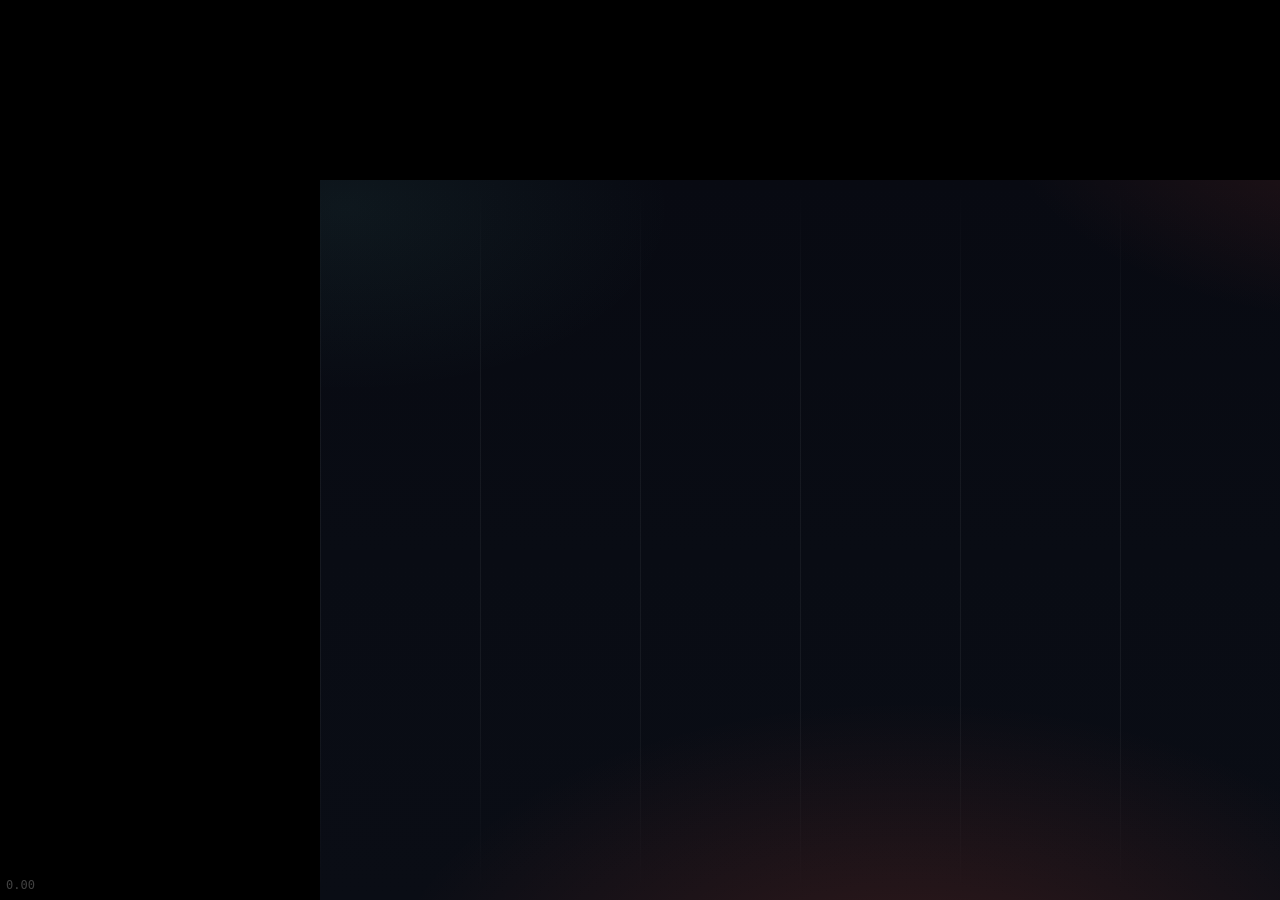
<file: video/film.html>
<!doctype html>
<html lang="ru">
<head>
<meta charset="utf-8">
<title>Тұмар — фильм</title>
<style>
  :root{
    --night:#080a12; --ink:#0b0e17; --line:rgba(233,242,238,.12);
    --silver:#eef4f1; --dim:#93a09b; --dim2:#67736f;
    --carn:#ff5a3c; --carn2:#ff8a6d; --mint:#5ec8b4; --amber:#f0b862;
    --font:"Segoe UI Variable Display","Segoe UI","Inter",system-ui,-apple-system,sans-serif;
  }
  *{box-sizing:border-box;margin:0;padding:0}
  html,body{height:100%;background:#000;overflow:hidden}
  body{font-family:var(--font);color:var(--silver);-webkit-font-smoothing:antialiased}
  #wrap{position:fixed;inset:0;display:grid;place-items:center;background:#000}
  #stage{
    position:relative;width:1920px;height:1080px;flex:none;overflow:hidden;
    transform-origin:center center;background:var(--night);
  }
  .bg{position:absolute;inset:0;
    background:
      radial-gradient(980px 560px at 84% -12%,rgba(255,90,60,.14),transparent 62%),
      radial-gradient(820px 460px at 2% 4%,rgba(94,200,180,.07),transparent 60%),
      radial-gradient(1200px 680px at 46% 114%,rgba(255,90,60,.17),transparent 66%),
      linear-gradient(180deg,#080a12 0,#090c14 52%,#0a0d15 100%);}
  .grid{position:absolute;inset:0;opacity:.5;
    background-image:linear-gradient(90deg,var(--line) 1px,transparent 1px);
    background-size:240px 100%;mask-image:linear-gradient(180deg,transparent,#000 30%,#000 70%,transparent)}
  .sc{position:absolute;inset:0;padding:112px 132px;opacity:0;visibility:hidden}
  .kicker{font-size:19px;letter-spacing:.26em;text-transform:uppercase;color:var(--carn2);font-weight:600}
  .kicker i{display:inline-block;width:8px;height:8px;border-radius:50%;background:var(--carn);margin-right:14px;vertical-align:2px;box-shadow:0 0 0 6px rgba(255,90,60,.16)}
  h1{font-size:128px;line-height:.94;letter-spacing:-.042em;font-weight:600}
  h1 em{font-style:normal;color:var(--carn2)}
  h2{font-size:76px;line-height:1.02;letter-spacing:-.034em;font-weight:600}
  h2 em{font-style:normal;color:var(--carn2)}
  .sub{font-size:30px;line-height:1.45;color:var(--dim);max-width:1080px}
  .sub b{color:var(--silver);font-weight:600}
  .num{font-variant-numeric:tabular-nums;font-feature-settings:"tnum" 1}

  /* ---------- 1. заставка ---------- */
  .radar{position:absolute;left:1290px;top:170px;width:740px;height:740px;pointer-events:none}
  .radar .ring{position:absolute;inset:0;border-radius:50%;border:1px solid rgba(233,242,238,.09)}
  .radar .ring:nth-child(2){inset:96px}
  .radar .ring:nth-child(3){inset:192px}
  .radar .ring:nth-child(4){inset:288px}
  .beam{position:absolute;inset:0;border-radius:50%;
    background:conic-gradient(from 0deg,rgba(255,90,60,0) 300deg,rgba(255,90,60,.22) 352deg,rgba(255,120,90,.46) 359deg,rgba(255,90,60,0) 360deg);
    filter:blur(1px)}
  .blip{position:absolute;width:11px;height:11px;border-radius:50%;background:var(--carn);box-shadow:0 0 0 8px rgba(255,90,60,.14)}

  /* ---------- 2. переводы ---------- */
  .pills{display:flex;gap:22px;margin-top:74px}
  .pill{border:1px solid var(--line);background:rgba(255,255,255,.035);border-radius:999px;
    padding:22px 34px;font-size:27px;display:flex;gap:14px;align-items:baseline}
  .pill span{color:var(--dim);font-size:20px;letter-spacing:.04em}
  .pill b{font-size:32px;font-weight:600}
  .tl{margin-top:96px;position:relative;height:200px}
  .tl .bar{position:absolute;left:0;right:0;top:64px;height:1px;background:var(--line);transform-origin:0 50%}
  .tl .fill{position:absolute;left:0;top:63px;height:3px;background:linear-gradient(90deg,var(--carn),var(--amber));transform-origin:0 50%;border-radius:2px}
  .node{position:absolute;top:52px;width:26px;height:26px;border-radius:50%;border:1px solid rgba(233,242,238,.28);background:var(--night);transform:translateX(-13px)}
  .node.on{border-color:var(--carn);background:var(--carn);box-shadow:0 0 0 9px rgba(255,90,60,.14)}
  .lblw{position:absolute;top:112px;width:280px;margin-left:-140px;text-align:center}
  .lbl{font-size:20px;color:var(--dim);white-space:nowrap}
  .lblw.end{width:300px;margin-left:-300px;text-align:right}
  .lblw.end .lbl{font-size:19px}
  .lblw.end .lbl{color:var(--carn2)}

  /* ---------- 3. правила ---------- */
  .rules{margin-top:56px}
  .rule{display:grid;grid-template-columns:96px 460px 1fr;align-items:baseline;gap:26px;
    padding:34px 0;border-top:1px solid var(--line)}
  .rule:last-child{border-bottom:1px solid var(--line)}
  .rule i{font-style:normal;font-size:20px;letter-spacing:.12em;color:var(--carn2)}
  .rule b{font-size:38px;font-weight:600;letter-spacing:-.02em}
  .rule p{font-size:24px;color:var(--dim);line-height:1.35}

  /* ---------- 4. экраны ---------- */
  .shot-wrap{position:absolute;left:132px;right:132px;top:200px;bottom:56px}
  .shot{position:absolute;inset:0;display:grid;place-items:start center}
  .shot img{width:1060px;height:auto;border-radius:14px;border:1px solid var(--line);
    box-shadow:0 50px 100px -40px #000;display:block}
  .cap{position:absolute;left:132px;top:114px;right:132px;display:flex;align-items:baseline;gap:22px}
  .cap b{font-size:44px;font-weight:600;letter-spacing:-.02em}
  .cap span{font-size:24px;color:var(--dim)}
  .sc.center{display:flex;flex-direction:column;justify-content:center;padding-top:88px;padding-bottom:88px}

  /* ---------- 5. тесты ---------- */
  .tests{display:grid;grid-template-columns:repeat(3,1fr);gap:26px;margin-top:68px}
  .test{border:1px solid var(--line);border-radius:20px;padding:38px 36px 34px;background:rgba(255,255,255,.028)}
  .test .h{font-size:19px;letter-spacing:.18em;text-transform:uppercase;color:var(--dim2)}
  .test .big{font-size:76px;line-height:1;margin:26px 0 8px;font-weight:600;letter-spacing:-.03em}
  .test .big small{font-size:34px;color:var(--dim);font-weight:500;letter-spacing:0}
  .test .row{display:flex;justify-content:space-between;font-size:22px;color:var(--dim);padding:12px 0;border-top:1px solid rgba(233,242,238,.07)}
  .test .row b{color:var(--silver);font-weight:600}
  .test .verdict{margin-top:22px;font-size:21px;color:var(--mint)}
  .test.warn .verdict{color:var(--carn2)}
  .test.fail .verdict{color:var(--dim)}
  .test.t3{border-color:rgba(94,200,180,.42);background:rgba(94,200,180,.05)}
  .foot{margin-top:44px;font-size:22px;color:var(--dim2)}

  /* ---------- 6. ограничения ---------- */
  .lim{margin-top:64px;display:grid;gap:0}
  .lim div{display:grid;grid-template-columns:44px 1fr;gap:22px;padding:30px 0;border-top:1px solid var(--line);font-size:34px;letter-spacing:-.015em}
  .lim div:last-child{border-bottom:1px solid var(--line)}
  .lim s{text-decoration:none;color:var(--carn2);font-size:22px;line-height:1.7}
  .lim span{color:var(--silver)}

  /* ---------- 7. стек ---------- */
  .chips{display:flex;gap:16px;flex-wrap:wrap;margin-top:56px}
  .chip{border:1px solid var(--line);border-radius:999px;padding:16px 28px;font-size:24px;color:var(--silver)}
  .chip.on{border-color:rgba(94,200,180,.45);color:#c9f5ea;background:rgba(94,200,180,.08)}
  .note{margin-top:52px;font-size:27px;color:var(--dim);max-width:1300px;line-height:1.5}

  /* ---------- 8. финал ---------- */
  .end{display:grid;place-items:center;text-align:center;padding:0}
  .end .mark{width:92px;height:92px;border-radius:50%;border:1px solid rgba(255,90,60,.5);
    display:grid;place-items:center;margin-bottom:36px;box-shadow:0 0 0 18px rgba(255,90,60,.06)}
  .end .mark svg{width:36px;height:36px}
  .end h2{font-size:92px}
  .end .url{margin-top:34px;font-size:30px;color:var(--mint);letter-spacing:.02em}
  .end .meta{margin-top:22px;font-size:22px;color:var(--dim2);letter-spacing:.14em;text-transform:uppercase}
  #hud{position:fixed;left:0;bottom:0;font:12px/1.4 ui-monospace,monospace;color:#fff;opacity:.25;padding:6px}
</style>
</head>
<body>
<div id="wrap"><div id="stage">
  <div class="bg"></div><div class="grid"></div>

  <!-- 1 -->
  <section id="s1" class="sc" data-in="0.40" data-out="11.61" style="padding-top:300px">
    <div class="radar" id="radar">
      <div class="ring"></div><div class="ring"></div><div class="ring"></div><div class="ring"></div>
      <div class="beam"></div>
      <div class="blip" style="left:62%;top:30%"></div>
      <div class="blip" style="left:34%;top:58%"></div>
      <div class="blip" style="left:70%;top:72%"></div>
    </div>
    <div class="kicker" data-t="0.15" data-an="rise"><i></i>Учебный прототип · Python + Streamlit</div>
    <h1 data-t="0.35" data-an="mask" style="margin-top:34px">Радар медленных<br><em>схем</em></h1>
    <p class="sub" data-t="1.05" data-an="rise" style="margin-top:44px">Тұмар видит, как отдельные переводы складываются в схему,<br>и <b>предупреждает до того</b>, как клиент закроет депозит.</p>
  </section>

  <!-- 2 -->
  <section id="s2" class="sc" data-in="11.73" data-out="27.52" style="padding-top:236px">
    <div data-t="0.1" data-o="7.15">
      <div class="kicker" data-t="0.15" data-an="rise"><i></i>Проблема</div>
      <h2 style="margin-top:34px">Один перевод<br>ничего не значит</h2>
      <div class="pills">
        <div class="pill" data-t="1.0" data-an="rise"><b class="num">3 000 ₸</b><span>новому получателю</span></div>
        <div class="pill" data-t="1.5" data-an="rise"><b class="num">3 100 ₸</b><span>новому получателю</span></div>
        <div class="pill" data-t="2.0" data-an="rise"><b class="num">2 950 ₸</b><span>новому получателю</span></div>
      </div>
      <p class="sub" data-t="2.6" data-an="rise" style="margin-top:52px">Каждый по отдельности выглядит нормально. Банк пропускает все три.</p>
    </div>

    <div style="position:absolute;left:132px;right:132px;top:0;bottom:0;display:flex;flex-direction:column;justify-content:center" data-t="6.75" data-an="rise">
      <h2>Пять шагов,<br>четыре месяца</h2>
      <div class="tl">
        <div class="bar" data-t="5.9" data-an="grow" data-dur="1.6"></div>
        <div class="node" data-t="5.9" data-an="pop" style="left:2%"></div>
        <div class="node" data-t="6.5" data-an="pop" style="left:26%"></div>
        <div class="node" data-t="6.8" data-an="pop" style="left:50%"></div>
        <div class="node" data-t="7.1" data-an="pop" style="left:74%"></div>
        <div class="node on" data-t="7.4" data-an="pop" style="left:98%"></div>
        <div class="lblw" style="left:2%"><div class="lbl" data-t="5.9" data-an="rise">день 12</div></div>
        <div class="lblw" style="left:26%"><div class="lbl" data-t="6.5" data-an="rise">день 41</div></div>
        <div class="lblw" style="left:50%"><div class="lbl" data-t="6.8" data-an="rise">день 74</div></div>
        <div class="lblw" style="left:74%"><div class="lbl" data-t="7.1" data-an="rise">день 103</div></div>
        <div class="lblw end" style="left:98%"><div class="lbl" data-t="7.4" data-an="rise">день 116 · заявка на депозит</div></div>
        <div class="fill" data-t="5.9" data-an="growx" data-dur="1.9" style="width:98%"></div>
      </div>
      <p class="sub" data-t="8.3" data-an="rise">Схема видна только на горизонте месяцев. <b>Отдельную операцию ловить бесполезно.</b></p>
    </div>
  </section>

  <!-- 3 -->
  <section id="s3" class="sc center" data-in="27.64" data-out="40.87">
    <div class="kicker" data-t="0.1" data-an="rise"><i></i>Как это работает</div>
    <h2 data-t="0.3" data-an="rise" style="margin-top:30px">Четыре правила,<br>которые можно объяснить</h2>
    <div class="rules">
      <div class="rule" data-t="0.9" data-an="rise"><i>01</i><b>Окно суммы</b><p>Сколько ушло новым получателям за 90 дней — и растёт ли темп.</p></div>
      <div class="rule" data-t="1.25" data-an="rise"><i>02</i><b>Новые получатели</b><p>Первый платёж человеку, а не карте. Лесенка, наживка, опустошение.</p></div>
      <div class="rule" data-t="1.6" data-an="rise"><i>03</i><b>Порог</b><p>0–1 сигнал: молчим. 2 и больше: предупреждаем клиента.</p></div>
      <div class="rule" data-t="1.95" data-an="rise"><i>04</i><b>Пауза</b><p>Остановить переводы — только по согласию клиента.</p></div>
    </div>
  </section>

  <!-- 4 -->
  <section id="s4" class="sc" data-in="40.99" data-out="55.89" style="padding:0">
    <div class="shot-wrap">
      <div class="shot" data-t="0.2" data-o="4.58"><img src="../docs/img/app-client.jpg" alt=""></div>
      <div class="shot" data-t="3.98" data-o="9.54"><img src="../docs/img/app-analyst.jpg" alt=""></div>
      <div class="shot" data-t="8.94"><img src="../docs/img/app-quality.jpg" alt=""></div>
    </div>
    <div class="cap" data-t="0.15" data-o="4.58"><b>Клиент</b><span>что видит человек в приложении, когда схема сходится</span></div>
    <div class="cap" data-t="3.98" data-o="9.54"><b>Аналитик</b><span>день 116, деньги ещё не ушли — предупреждение сработало раньше</span></div>
    <div class="cap" data-t="8.94"><b>Качество</b><span>те же слепые тесты внутри приложения, без купюр</span></div>
    <div class="kicker" data-t="0.1" data-an="rise" style="position:absolute;left:132px;top:58px"><i></i>Три экрана, которые можно потрогать</div>
  </section>

  <!-- 5 -->
  <section id="s5" class="sc center" data-in="56.01" data-out="76.77">
    <div class="kicker" data-t="0.1" data-an="rise"><i></i>Краш-тест</div>
    <h2 data-t="0.3" data-an="rise" style="margin-top:30px">Три слепых теста,<br>без купюр</h2>
    <div class="tests">
      <div class="test fail" data-t="0.9" data-an="rise" data-ga="0.50" data-go="6.30">
        <div class="h">Тест 1 · 10 историй</div>
        <div class="big num"><span data-count="0" data-t="1.2">0</span><small> / 5</small></div>
        <div class="row"><span>поймано схем</span><b class="num">0 / 5</b></div>
        <div class="row"><span>ложных тревог</span><b class="num">0 / 5</b></div>
        <div class="verdict">Не поймал ничего. Молчит и не мешает.</div>
      </div>
      <div class="test warn" data-t="1.3" data-an="rise" data-ga="6.40" data-go="12.70">
        <div class="h">Тест 2 · 20 историй</div>
        <div class="big num"><span data-count="8" data-t="1.7">8</span><small> / 10</small></div>
        <div class="row"><span>поймано схем</span><b class="num">8 / 10</b></div>
        <div class="row"><span>честных с тревогой</span><b class="num">9 / 10</b></div>
        <div class="verdict">Ловит — но шумит на честных.</div>
      </div>
      <div class="test t3" data-t="1.7" data-an="rise" data-ga="12.80" data-glow="mint">
        <div class="h">Тест 3 · 20 историй</div>
        <div class="big num"><span data-count="10" data-t="2.1">10</span><small> / 10</small></div>
        <div class="row"><span>поймано схем</span><b class="num">10 / 10</b></div>
        <div class="row"><span>ложных тревог</span><b class="num">0 / 10</b></div>
        <div class="verdict">10 из 10 и ни одной ложной тревоги.</div>
      </div>
    </div>
    <p class="foot" data-t="2.8" data-an="rise">Пороги не подбирались под слепые наборы. В тесте 3 медиана денег до предупреждения — <b class="num" style="color:#c9f5ea">19%</b>.</p>
  </section>

  <!-- 6 -->
  <section id="s6" class="sc center" data-in="76.89" data-out="88.84">
    <div class="kicker" data-t="0.1" data-an="rise"><i></i>Чего пока нет</div>
    <h2 data-t="0.3" data-an="rise" style="margin-top:30px">Не прячем<br>слабые места</h2>
    <div class="lim">
      <div data-t="0.9" data-an="rise"><s>—</s><span>Пауза в защите срабатывала <b>0 из 4</b> в третьем тесте.</span></div>
      <div data-t="1.3" data-an="rise"><s>—</s><span>Во втором тесте радар беспокоил <b>9 из 10</b> честных клиентов.</span></div>
      <div data-t="1.7" data-an="rise"><s>—</s><span>Это <b>учебный прототип</b>, а не банковский продукт и не совет по деньгам.</span></div>
    </div>
  </section>

  <!-- 7 -->
  <section id="s7" class="sc center" data-in="88.97" data-out="99.52">
    <div class="kicker" data-t="0.1" data-an="rise"><i></i>Стек</div>
    <h2 data-t="0.3" data-an="rise" style="margin-top:30px">Один файл,<br>ноль зависимостей от сети</h2>
    <div class="chips">
      <div class="chip" data-t="0.9" data-an="rise">Python 3.12</div>
      <div class="chip" data-t="1.05" data-an="rise">Streamlit</div>
      <div class="chip" data-t="1.2" data-an="rise">pandas</div>
      <div class="chip" data-t="1.35" data-an="rise">Altair</div>
      <div class="chip on" data-t="1.5" data-an="rise">45 тестов зелёные</div>
    </div>
    <p class="note" data-t="2.0" data-an="rise">Только операции, которые банк уже видит. Без внешних API, ключей и интернета — модель не уходит из контура.</p>
  </section>

  <!-- 8 -->
  <section id="s8" class="sc end" data-in="99.64" data-out="106.71">
    <div>
      <div class="mark" data-t="0.1" data-an="pop"><svg viewBox="0 0 24 24" fill="none" stroke="#ff5a3c" stroke-width="1.8"><path d="M12 3.2 20.2 12 12 20.8 3.8 12Z"/><circle cx="12" cy="12" r="2.6"/></svg></div>
      <h2 data-t="0.35" data-an="mask">Тұмар — радар<br><em>медленных схем</em></h2>
      <div class="url" data-t="1.1" data-an="rise">ordalinnn.github.io/tumar</div>
      <div class="meta" data-t="1.4" data-an="rise">Слайды · PDF · RU / KZ</div>
    </div>
  </section>

</div></div>
<div id="hud">0.00</div>

<script>
(function(){
  const TOTAL = 106.91;
  const stage = document.getElementById('stage');
  const hud = document.getElementById('hud');
  const scenes = [...document.querySelectorAll('.sc')];
  const clamp = v => v < 0 ? 0 : v > 1 ? 1 : v;
  const easeOut = p => 1 - Math.pow(1 - p, 3);
  const easeInOut = p => p < .5 ? 4*p*p*p : 1 - Math.pow(-2*p+2, 3)/2;

  function fit(){
    const s = Math.min(innerWidth/1920, innerHeight/1080);
    stage.style.transform = 'scale(' + s + ')';
  }
  addEventListener('resize', fit);

  function render(t){
    document.getElementById('radar').querySelector('.beam').style.transform = 'rotate(' + (t*46) + 'deg)';
    for (const sc of scenes){
      const i = +sc.dataset.in, o = +sc.dataset.out || 1e4;
      const a = clamp((t - i) / 0.40);
      const b = clamp((o - t) / 0.26);
      const p = Math.min(a, b);
      sc.style.opacity = p;
      sc.style.visibility = p > 0.001 ? 'visible' : 'hidden';
      sc.style.transform = 'translateY(' + ((1-easeOut(a)) * 16).toFixed(2) + 'px)';
      if (p <= 0) continue;
      const lt = t - i;
      for (const g of sc.querySelectorAll('[data-ga]')){
        const ga = +g.dataset.ga;
        const go = g.dataset.go !== undefined ? +g.dataset.go : 1e4;
        const gk = Math.min(clamp((lt - ga) / 0.5), clamp((go - lt) / 0.4));
        const rgb = g.dataset.glow === 'mint' ? '94,200,180' : '255,90,60';
        g.style.borderColor = 'rgba(' + rgb + ',' + (0.13 + 0.52 * gk).toFixed(3) + ')';
        g.style.background = 'rgba(' + rgb + ',' + (0.026 + 0.05 * gk).toFixed(3) + ')';
        g.style.boxShadow = '0 30px 70px -50px rgba(' + rgb + ',' + (0.95 * gk).toFixed(3) + ')';
      }
      for (const el of sc.querySelectorAll('[data-t]')){
        const st = +el.dataset.t;
        const dur = +el.dataset.dur || 0.7;
        const outAt = el.dataset.o ? +el.dataset.o : 1e4;
        const pIn = easeOut(clamp((lt - st) / dur));
        const pOut = clamp((outAt - lt) / 0.4);
        const k = Math.min(pIn, pOut);
        const an = el.dataset.an;
        if (an === 'count'){
          const to = +el.dataset.count;
          el.textContent = String(Math.round(to * pIn));
          el.style.opacity = 1;
          continue;
        }
        el.style.opacity = k;
        if (an === 'rise') el.style.transform = 'translateY(' + ((1-pIn) * 24).toFixed(2) + 'px)';
        else if (an === 'pop') el.style.transform = 'scale(' + (0.55 + 0.45*easeOut(pIn)).toFixed(3) + ')';
        else if (an === 'mask') el.style.clipPath = 'inset(0 0 ' + ((1-pIn)*100).toFixed(2) + '% 0)';
        else if (an === 'grow' || an === 'growx'){
          const e = easeInOut(clamp((lt - st) / dur));
          el.style.transform = 'scaleX(' + e.toFixed(3) + ')';
          el.style.opacity = 1;
        }
      }
    }
    hud.textContent = t.toFixed(2);
  }

  const params = new URLSearchParams(location.search);
  fit();

  if (params.has('t')){ render(parseFloat(params.get('t')) || 0); return; }

  // ждём внешнего старта, чтобы запись началась ровно с нуля
  let t0 = null, raf = null;
  window.__start = function(){
    t0 = null;
    if (raf) cancelAnimationFrame(raf);
    const tick = now => {
      if (t0 === null) t0 = now;
      const t = (now - t0) / 1000;
      render(Math.min(t, TOTAL));
      if (t < TOTAL) raf = requestAnimationFrame(tick);
    };
    raf = requestAnimationFrame(tick);
  };
  window.__seek = t => render(t);
  render(0);
  if (params.has('rec')) { /* ждём __start() из консоли */ }
  window.__ready = true;
})();
</script>
</body>
</html>
</file>
<file: docs/style.css>
/* Тұмар — ночная степь, амулет из точек, сердолик.
   Токены и правила описаны в DESIGN.md в корне репозитория: меняйте их там и здесь вместе. */

/* ---------- 1. токены ---------- */
:root{
  color-scheme:dark;

  /* ночь: фон и поверхности */
  --night-0:#05070a;            /* фон страницы */
  --night-1:#0a0e11;            /* приподнятая поверхность: панели, таблицы */
  --night-2:#10171a;            /* шапка таблицы, поле ввода */
  --night-3:#182226;            /* граница-заливка, трек переключателя */

  /* серебро: текст */
  --silver:#ecf3ef;             /* основной текст, 17.9:1 на --night-0 */
  --silver-2:#aab6b1;           /* второстепенный, 9.6:1 */
  --silver-3:#8b9792;           /* подписи и примечания, 6.7:1 */

  /* камни: акценты */
  --carn:#ff5a3c;               /* сердолик: главное действие, тревога */
  --carn-hi:#ff8a70;            /* сердолик для мелкого текста на ночи, 8.8:1 */
  --carn-deep:#b8301f;          /* дно карточки предупреждения */
  --carn-ink:#1f0503;           /* текст на сердолике, 6.3:1 */
  --mint:#5ec8b4;               /* спасённое, «всё в порядке», согласие */
  --mint-hi:#7fe0cd;
  --amber:#ffc45c;              /* итог, деньги под угрозой, фокус */
  --dust:#9fb0c8;               /* звёздная пыль: только фон и декоративные точки */

  /* линии */
  --line:rgba(236,243,239,.16);
  --line-soft:rgba(236,243,239,.09);
  --line-strong:rgba(236,243,239,.34);
  --dot:rgba(236,243,239,.5);
  --dot-faint:rgba(236,243,239,.24);

  /* шрифты: Google Fonts, кириллица и казахские буквы проверены */
  --font-display:"Fira Sans Extra Condensed","Arial Narrow",system-ui,sans-serif;
  --font-text:"Golos Text",system-ui,"Segoe UI",Roboto,sans-serif;
  --font-mono:"Fira Code",ui-monospace,"Cascadia Mono",Consolas,monospace;

  /* шкала: текст растёт на 1.2, заголовки резко отрываются от текста */
  --fs-hero:clamp(3.5rem,1.4rem + 8.2vw,6rem);       /* 56 → 96 */
  --fs-h2:clamp(2.375rem,1.45rem + 3.3vw,4.25rem);   /* 38 → 68 */
  --fs-statement:clamp(2.5rem,1.2rem + 4.6vw,5rem);  /* 40 → 80 */
  --fs-num:clamp(2.75rem,1.6rem + 3.6vw,4.5rem);     /* 44 → 72 */
  --fs-h3:clamp(1.375rem,1.22rem + .5vw,1.625rem);   /* 22 → 26 */
  --fs-title:1.25rem;                                /* 20 */
  --fs-lede:clamp(1.125rem,1.02rem + .4vw,1.3125rem);/* 18 → 21 */
  --fs-body:1.0625rem;                               /* 17 */
  --fs-small:.9375rem;                               /* 15 */
  --fs-micro:.8125rem;                               /* 13, только метки */
  --lh-display:.92; --lh-snug:1.15; --lh-body:1.6;

  /* отступы: шаг 4px */
  --s-1:4px; --s-2:8px; --s-3:12px; --s-4:16px; --s-5:24px; --s-6:32px; --s-7:48px; --s-8:64px; --s-9:96px; --s-10:128px;
  --section-y:clamp(80px,9vw,136px);
  --head-gap:clamp(40px,5vw,64px);
  --gutter:clamp(16px,4vw,40px);
  --wrap:1200px;

  /* радиусы */
  --r-xs:6px; --r-sm:10px; --r-md:16px; --r-lg:24px; --r-xl:32px; --r-pill:999px;

  /* глубина: тень всегда со смещением вниз */
  --sh-1:0 12px 28px -14px rgba(0,0,0,.85);
  --sh-2:0 40px 80px -40px rgba(0,0,0,.95);
  --sh-carn:0 14px 32px -16px rgba(255,90,60,.8);
  --inset-top:inset 0 1px 0 rgba(236,243,239,.06);

  /* движение */
  --ease-out:cubic-bezier(.23,1,.32,1);
  --ease-in-out:cubic-bezier(.77,0,.175,1);
  --t-press:140ms; --t-fast:180ms; --t-base:240ms; --t-enter:640ms; --t-moment:1400ms;

  --hd:72px;
  --focus:var(--amber);
}

/* ---------- 2. основа и поверхности браузера ---------- */
*,*::before,*::after{box-sizing:border-box}
*{margin:0;padding:0}
html{-webkit-text-size-adjust:100%;text-size-adjust:100%;background:var(--night-0);scroll-padding-top:calc(var(--hd) + 8px);
  scrollbar-color:rgba(236,243,239,.28) var(--night-0)}
@media (prefers-reduced-motion:no-preference){html{scroll-behavior:smooth}}
body{
  font-family:var(--font-text);font-size:var(--fs-body);line-height:var(--lh-body);color:var(--silver);background:var(--night-0);
  -webkit-font-smoothing:antialiased;-moz-osx-font-smoothing:grayscale;overflow-x:clip;
  font-feature-settings:"kern";caret-color:var(--carn);-webkit-tap-highlight-color:transparent;
}
img,svg,canvas,video{display:block;max-width:100%}
a{color:inherit;text-decoration:none}
a,button,label,summary{touch-action:manipulation}
button,.btn,.chip,.lang a,.nav a{-webkit-touch-callout:none}
b,strong{font-weight:600}
::selection{background:rgba(255,90,60,.38);color:#fff}
:focus-visible{outline:2px solid var(--focus);outline-offset:3px;border-radius:var(--r-xs)}
::-webkit-scrollbar{width:12px;height:10px}
::-webkit-scrollbar-track{background:var(--night-0)}
::-webkit-scrollbar-thumb{background:rgba(236,243,239,.22);border-radius:999px;border:3px solid var(--night-0)}
::-webkit-scrollbar-thumb:hover{background:rgba(236,243,239,.36)}

/* ночное небо: три разреженных слоя точек — без JS */
body::before{
  content:"";position:fixed;inset:0;pointer-events:none;z-index:0;opacity:.5;
  background-image:
    radial-gradient(circle,rgba(236,243,239,.55) .8px,transparent 1.3px),
    radial-gradient(circle,rgba(159,176,200,.5) .7px,transparent 1.2px),
    radial-gradient(circle,rgba(236,243,239,.35) .6px,transparent 1px);
  background-size:263px 197px,149px 233px,97px 89px;
  background-position:17px 41px,83px 7px,51px 63px;
  -webkit-mask-image:linear-gradient(180deg,#000 0,rgba(0,0,0,.35) 70%,rgba(0,0,0,.15) 100%);
  mask-image:linear-gradient(180deg,#000 0,rgba(0,0,0,.35) 70%,rgba(0,0,0,.15) 100%);
}
/* зерно и виньетка одним неподвижным слоем */
body::after{content:"";position:fixed;inset:0;pointer-events:none;z-index:0;
  background:
    radial-gradient(130% 95% at 50% 42%,transparent 55%,rgba(0,0,0,.45) 100%),
    url("data:image/svg+xml,%3Csvg xmlns='http://www.w3.org/2000/svg' width='160' height='160'%3E%3Cfilter id='n'%3E%3CfeTurbulence type='fractalNoise' baseFrequency='.85' numOctaves='2' stitchTiles='stitch'/%3E%3CfeColorMatrix values='1 0 0 0 0 1 0 0 0 0 1 0 0 0 0 0 0 0 0 .06'/%3E%3C/filter%3E%3Crect width='100%25' height='100%25' filter='url(%23n)'/%3E%3C/svg%3E") 0 0/160px 160px}

.wrap{width:min(var(--wrap),100% - 2 * var(--gutter));margin-inline:auto;position:relative;z-index:1}
.skip{position:absolute;left:16px;top:-80px;z-index:99;padding:12px 18px;border-radius:var(--r-sm);background:var(--silver);color:var(--night-0);font-weight:600;font-size:var(--fs-small)}
.skip:focus{top:12px}
.i{width:1em;height:1em;flex:none;fill:none;stroke:currentColor;stroke-width:1.75;stroke-linecap:round;stroke-linejoin:round}

/* ---------- 3. типографика ---------- */
h1,h2,h3,.display{font-family:var(--font-display);font-weight:800;letter-spacing:-.005em;text-wrap:balance;overflow-wrap:anywhere}
h1{font-size:var(--fs-hero);line-height:var(--lh-display);letter-spacing:0;margin-left:-.03em}
h2{font-size:var(--fs-h2);line-height:.96}
h3{font-size:var(--fs-h3);line-height:var(--lh-snug);font-weight:700;letter-spacing:0}
.sec-head{max-width:780px}
.sub{margin-top:var(--s-5);font-size:var(--fs-lede);line-height:1.55;color:var(--silver-2);max-width:60ch;text-wrap:pretty}
.sub b{color:var(--silver);font-weight:600}
p{text-wrap:pretty}
.num,.tnum{font-variant-numeric:tabular-nums}
/* сноска с точкой-маркером вместо полосы сбоку */
.aside-note{display:grid;grid-template-columns:auto 1fr;gap:var(--s-3);align-items:start;font-size:var(--fs-small);line-height:1.6;color:var(--silver-3);max-width:74ch}
.aside-note::before{content:"";width:10px;height:10px;margin-top:.45em;border-radius:50%;border:2px dotted var(--carn-hi)}
.aside-note b{color:var(--silver-2)}

/* ---------- 4. компоненты ---------- */
/* кнопки: одна основная (сердолик) и одна второстепенная (контур) */
.btn{display:inline-flex;align-items:center;justify-content:center;gap:10px;min-height:48px;padding:0 22px;border-radius:var(--r-pill);
  font:600 1rem/1 var(--font-text);letter-spacing:.005em;border:1px solid var(--line-strong);background:transparent;color:var(--silver);
  cursor:pointer;text-align:center;touch-action:manipulation;user-select:none;-webkit-user-select:none;
  transition:transform var(--t-press) var(--ease-out),background-color var(--t-fast) ease,border-color var(--t-fast) ease,color var(--t-fast) ease}
.btn .i{width:16px;height:16px;transition:transform var(--t-base) var(--ease-out)}
.btn.pri{background:var(--carn);border-color:var(--carn);color:var(--carn-ink);box-shadow:var(--sh-carn)}
.btn.sm{min-height:44px;padding:0 16px;font-size:var(--fs-small)}
.btn:active{transform:scale(.97)}
@media (hover:hover) and (pointer:fine){
  .btn:hover{transform:translateY(-1px);background:rgba(236,243,239,.07);border-color:rgba(236,243,239,.55)}
  .btn.pri:hover{background:#ff6e52;border-color:#ff6e52}
  .btn:hover .i{transform:translate(2px,-2px)}
  .btn:active{transform:scale(.97)}
}
/* текстовая ссылка */
.tlink{display:inline-flex;align-items:center;gap:8px;min-height:44px;font-weight:500;color:var(--silver-2);
  text-decoration:underline;text-decoration-color:var(--line-strong);text-underline-offset:5px;text-decoration-thickness:1px;
  transition:color var(--t-fast) ease,text-decoration-color var(--t-fast) ease}
.tlink .i{width:16px;height:16px}
@media (hover:hover) and (pointer:fine){.tlink:hover{color:var(--silver);text-decoration-color:var(--silver)}}

/* метки: статичные (pill) и переключаемые (chip) */
.pill{display:inline-flex;align-items:center;gap:6px;font-size:.875rem;line-height:1.3;padding:5px 12px;border-radius:var(--r-pill);border:1px solid var(--line);color:var(--silver-2);white-space:nowrap}
.pill.hot{border-color:rgba(255,90,60,.6);color:#ffb7a6;background:rgba(255,90,60,.12)}
.pill.hot::before{content:"";width:6px;height:6px;border-radius:50%;background:var(--carn)}
.chip{display:inline-flex;align-items:center;gap:8px;min-height:44px;font:500 1rem/1.2 var(--font-text);padding:0 18px;border-radius:var(--r-pill);
  border:2px dotted rgba(236,243,239,.38);background:transparent;color:var(--silver-2);cursor:pointer;touch-action:manipulation;user-select:none;-webkit-user-select:none;
  transition:border-color var(--t-fast) ease,background-color var(--t-fast) ease,color var(--t-fast) ease,transform var(--t-press) var(--ease-out)}
.chip::before{content:"";width:8px;height:8px;border-radius:50%;border:1.5px solid currentColor;opacity:.7;transition:background-color var(--t-fast) ease,border-color var(--t-fast) ease}
.chip:active{transform:scale(.97)}
@media (hover:hover) and (pointer:fine){.chip:hover{border-color:rgba(236,243,239,.72);color:var(--silver)}}
.chip[aria-pressed="true"]{border-style:solid;border-color:var(--carn);background:rgba(255,90,60,.16);color:#ffe3dc}
.chip[aria-pressed="true"]::before{background:var(--carn);border-color:var(--carn);opacity:1}

/* панель: единственный «ящик» сайта; внутри панели других панелей нет */
.panel{border-radius:var(--r-lg);border:1px solid var(--line-soft);background:var(--night-1);box-shadow:var(--sh-2),var(--inset-top)}

/* ---------- 5. шапка ---------- */
.hd{position:sticky;top:0;z-index:50;border-bottom:1px solid transparent;transition:background-color var(--t-base) ease,border-color var(--t-base) ease}
.hd.stuck{background:rgba(5,7,10,.84);-webkit-backdrop-filter:blur(12px) saturate(140%);backdrop-filter:blur(12px) saturate(140%);border-color:var(--line-soft)}
.pg{position:absolute;left:0;bottom:-1px;height:2px;width:100%;transform:scaleX(0);transform-origin:left;background:linear-gradient(90deg,var(--carn),var(--amber));opacity:0;transition:opacity var(--t-base) ease}
.hd.stuck .pg{opacity:1}
.hd .wrap{display:flex;align-items:center;gap:var(--s-5);height:var(--hd)}
.brand{display:flex;align-items:center;gap:10px;min-height:44px;font-family:var(--font-display);font-size:1.5rem;font-weight:800;letter-spacing:.01em;line-height:1}
.brand svg{width:26px;height:26px;flex:none}
.nav{display:flex;gap:var(--s-1);margin-left:auto;font-size:var(--fs-small);font-weight:500;color:var(--silver-2)}
.nav a{display:flex;align-items:center;min-height:44px;padding:0 12px;position:relative;transition:color var(--t-fast) ease}
.nav a::after{content:"";position:absolute;left:12px;right:12px;bottom:7px;height:3px;
  background:radial-gradient(circle,var(--carn) 1px,transparent 1.5px) 0 50%/6px 3px repeat-x;transform:scaleX(0);transform-origin:left;transition:transform var(--t-base) var(--ease-out)}
.nav a.on,.nav a[aria-current]{color:var(--silver)}
.nav a.on::after{transform:scaleX(1)}
@media (hover:hover) and (pointer:fine){.nav a:hover{color:var(--silver)}.nav a:hover::after{transform:scaleX(1)}}
.lang{display:flex;align-items:center;font-size:.875rem;font-weight:600;border:1px solid var(--line);border-radius:var(--r-pill);padding:2px}
.lang a{display:grid;place-items:center;min-width:44px;min-height:44px;padding:0 6px;border-radius:var(--r-pill);color:var(--silver-3);transition:color var(--t-fast) ease,background-color var(--t-fast) ease}
.lang a.on{background:rgba(236,243,239,.12);color:var(--silver)}
@media (hover:hover) and (pointer:fine){.lang a:hover{color:var(--silver)}}
.burger{display:none;flex:none;margin-left:auto;width:44px;height:44px;border-radius:50%;border:1px solid var(--line);
  background:transparent;color:var(--silver);cursor:pointer;align-items:center;justify-content:center;touch-action:manipulation}
.burger .i{width:20px;height:20px}
.burger .x,.burger[aria-expanded="true"] .m{display:none}
.nav .nav-extra{display:none}
.burger[aria-expanded="true"] .x{display:block}

/* ---------- 6. первый экран: ночная степь и амулет ---------- */
.hero{position:relative;display:grid;align-items:center;overflow:clip;
  min-height:calc(100svh - var(--hd));
  margin-top:calc(-1 * var(--hd));padding:calc(var(--hd) + var(--s-6)) 0 var(--s-9);
  background:
    linear-gradient(0deg,var(--night-0) 0 30px,transparent 30px),
    radial-gradient(1500px 520px at 62% 112%,rgba(255,90,60,.4) 0,rgba(120,52,72,.26) 34%,rgba(24,30,32,.45) 62%,transparent 80%),
    radial-gradient(900px 420px at 86% -12%,rgba(94,200,180,.12),transparent 66%),
    linear-gradient(180deg,#05070a 0,#070a0c 58%,#080b0d 100%)}
/* горизонт — линия из точек */
.hero::after,.horizon::after{content:"";position:absolute;left:0;right:0;bottom:26px;height:8px;opacity:.55;
  background:radial-gradient(circle,rgba(159,176,200,.9) 1.1px,transparent 1.6px) 0 50%/9px 8px repeat-x}
.sky{position:absolute;inset:0;width:100%;height:100%;z-index:0;pointer-events:none}
.hero .wrap{display:grid;grid-template-columns:minmax(0,1.05fr) minmax(0,.95fr);gap:clamp(24px,4vw,56px);align-items:center}
h1 em{font-style:normal;color:var(--carn)}
.lede{margin-top:var(--s-6);font-size:var(--fs-lede);line-height:1.55;color:var(--silver-2);max-width:34ch}
.lede b{color:var(--silver);font-weight:600}
.cta-row{display:flex;flex-wrap:wrap;align-items:center;gap:var(--s-3);margin-top:var(--s-6)}
.cta-note{font-size:var(--fs-small);color:var(--silver-3)}
.hero .tlink{margin-top:var(--s-3)}
.hero-meta{display:flex;flex-wrap:wrap;gap:var(--s-2) var(--s-5);margin-top:var(--s-6);font-size:var(--fs-small);color:var(--silver-3)}
.hero-meta span{display:inline-flex;align-items:center;gap:9px}
.hero-meta span::before{content:"";width:6px;height:6px;border-radius:50%;background:var(--mint)}
.hero-meta span:first-child{color:var(--silver-2)}
.hero-meta span:first-child::before{background:var(--carn)}

.stage{position:relative;display:flex;flex-direction:column;align-items:center}
.art{width:min(100%,380px);aspect-ratio:700/860}
/* экран телефона: двойная рамка из точек */
.card{position:relative;z-index:1;width:min(100% - 16px,312px);margin-top:-40%;border-radius:30px;padding:26px 20px 18px;
  background:linear-gradient(170deg,rgba(14,20,22,.97),rgba(7,10,12,.98));
  border:2px dotted rgba(236,243,239,.6);box-shadow:var(--sh-2)}
.card::before{content:"";position:absolute;inset:-11px;border-radius:40px;border:2px dotted rgba(236,243,239,.28);pointer-events:none}
.card::after{content:"";position:absolute;left:50%;top:10px;width:48px;height:4px;translate:-50% 0;
  background:radial-gradient(circle,rgba(236,243,239,.7) 1.3px,transparent 1.8px) 0 50%/6px 4px repeat-x}
.card .top{display:flex;align-items:center;justify-content:space-between;gap:12px;font-size:.875rem;line-height:1.35;color:var(--silver-2)}
.card .day{flex:none;font-size:var(--fs-micro);font-weight:500;padding:3px 10px;border-radius:var(--r-pill);border:1px solid var(--line);color:var(--silver-2);white-space:nowrap}
.card .amt{font-family:var(--font-display);font-size:3rem;font-weight:800;line-height:1;margin:10px 0 14px;font-variant-numeric:tabular-nums}
.card .amt small{font-size:.5em;font-weight:600;color:var(--silver-2);margin-left:4px}
.warn{border-radius:22px 22px 22px 6px;padding:16px 17px;color:#fff;background:linear-gradient(150deg,#c4361f,var(--carn-deep));box-shadow:0 18px 36px -22px rgba(255,80,60,.9)}
.warn b{display:block;font-family:var(--font-display);font-weight:700;font-size:1.375rem;line-height:1.1}
.warn p{margin-top:8px;font-size:.875rem;line-height:1.45;color:#fff}
.tags{display:flex;flex-wrap:wrap;gap:6px;margin-top:12px}
.tags i{font-style:normal;font-size:var(--fs-micro);font-weight:500;padding:3px 10px;border-radius:var(--r-pill);background:rgba(0,0,0,.28);color:#ffece7}
.card .acts{display:grid;gap:8px;margin-top:14px}
.act{padding:10px;border-radius:14px;border:2px solid transparent;font-size:.9375rem;font-weight:600;text-align:center;line-height:1.25}
.act.a{background:var(--silver);color:#11161a}
.act.b{border-color:rgba(159,176,200,.7);color:var(--silver)}
.act.c{color:var(--silver-2);font-weight:500}

/* ---------- 7. разделы ---------- */
main > section{position:relative;padding:var(--section-y) 0}
main > section + section::before{content:"";position:absolute;top:0;left:50%;translate:-50% 0;width:min(var(--wrap),100% - 2 * var(--gutter));height:1px;
  background:linear-gradient(90deg,transparent,var(--line) 22%,var(--line) 78%,transparent)}
main > #demo::before,main > .final::before{display:none}

/* схема: путь из точек и растущие маркеры */
.tl{position:relative;display:grid;grid-template-columns:repeat(5,minmax(0,1fr));gap:var(--s-5);margin-top:var(--head-gap)}
.tl::before{content:"";position:absolute;left:0;right:0;top:34px;height:8px;
  background:radial-gradient(circle,rgba(236,243,239,.45) 1.2px,transparent 1.7px) 0 50%/10px 8px repeat-x}
.st{position:relative;padding-top:92px}
.st .dot{position:absolute;left:0;top:38px;width:var(--s,28px);height:var(--s,28px);translate:0 -50%;border-radius:50%;
  background:var(--night-0);border:2px dotted rgba(236,243,239,.7)}
.st:nth-child(2) .dot{--s:36px}
.st.hot .dot{--s:46px;border:0;background:radial-gradient(circle,var(--carn) 1.9px,transparent 2.4px) 0 0/6px 6px,var(--night-0);box-shadow:0 0 0 7px var(--night-0),0 0 0 9px rgba(255,90,60,.4)}
.st.hot:nth-child(4) .dot{--s:56px}
.st.end .dot{--s:64px;border:0;background:radial-gradient(circle,var(--amber) 1.9px,transparent 2.4px) 0 0/6px 6px,var(--night-0);box-shadow:0 0 0 7px var(--night-0),0 0 0 9px rgba(255,196,92,.45)}
.st .day{font-family:var(--font-display);font-size:1.375rem;font-weight:700;color:var(--silver-3);font-variant-numeric:tabular-nums;line-height:1}
.st.hot .day{color:var(--carn-hi)} .st.end .day{color:var(--amber)}
.st h3{margin-top:10px}
.st.end h3{color:var(--amber)}
.st p{margin-top:10px;font-size:var(--fs-small);line-height:1.55;color:var(--silver-2)}
.st p b{color:var(--silver);white-space:nowrap}
.sg{display:inline-flex;align-items:center;gap:8px;margin-top:12px;font-size:.875rem;font-weight:500;color:var(--carn-hi)}
.sg::before{content:"";width:7px;height:7px;border-radius:50%;background:var(--carn);flex:none}
.tl-note{margin-top:var(--s-7)}

/* пять признаков: подвески амулета */
#signs .wrap{display:grid;grid-template-columns:minmax(0,1fr) auto;column-gap:clamp(24px,4vw,64px);align-items:center}
#signs .sec-head{grid-column:1;grid-row:1}
.radar{grid-column:2;grid-row:1;justify-self:end;position:relative;width:clamp(260px,26vw,380px);aspect-ratio:1;border-radius:50%;
  background:repeating-radial-gradient(circle closest-side,transparent 0 calc(25% - 1.5px),rgba(236,243,239,.16) calc(25% - 1.5px) 25%)}
.radar.live{background:none}
.radar canvas{position:absolute;inset:0;width:100%;height:100%}
.grid5{grid-column:1/-1;grid-row:2;position:relative;display:grid;grid-template-columns:repeat(5,minmax(0,1fr));gap:var(--s-5);margin-top:var(--s-9)}
.grid5::before{content:"";position:absolute;left:0;right:0;top:0;height:8px;
  background:radial-gradient(circle,rgba(236,243,239,.6) 1.3px,transparent 1.8px) 0 50%/8px 8px repeat-x}
.grid5::after{content:"";position:absolute;left:50%;top:-30px;width:0;height:0;translate:-50% 0;
  border-left:22px solid transparent;border-right:22px solid transparent;border-bottom:30px solid var(--carn)}
.sig{position:relative;display:flex;flex-direction:column;align-items:center;text-align:center;padding-top:var(--L,40px)}
.sig:nth-child(2),.sig:nth-child(4){--L:70px}
.sig:nth-child(3){--L:100px}
.sig::before{content:"";position:absolute;left:50%;top:4px;width:8px;height:calc(var(--L) - 4px);translate:-50% 0;
  background:radial-gradient(circle,rgba(236,243,239,.55) 1.2px,transparent 1.7px) 50% 0/8px 8px repeat-y}
.sig .ico{box-sizing:content-box;width:44px;height:44px;padding:24px;border-radius:50%;color:var(--carn-hi);
  border:2px dotted rgba(236,243,239,.6);background:radial-gradient(circle,rgba(255,90,60,.14),transparent 70%)}
.sig h3{margin-top:18px}
.sig p{margin-top:8px;font-size:var(--fs-small);line-height:1.55;color:var(--silver-2);max-width:24ch}

/* логика: правила слева, история справа */
.logic{display:grid;grid-template-columns:minmax(0,1.05fr) minmax(0,.95fr);gap:clamp(32px,6vw,88px);align-items:start}
.rules{display:grid;margin-top:var(--s-7)}
.rule{display:grid;grid-template-columns:72px 1fr;gap:var(--s-4);padding:var(--s-5) 0 var(--s-6);border-top:2px dotted rgba(236,243,239,.2)}
.rule .num{font-family:var(--font-display);font-weight:800;font-size:3.5rem;line-height:.82;color:var(--carn);font-variant-numeric:tabular-nums}
.rule:nth-child(2) .num{color:var(--carn-hi)} .rule:nth-child(3) .num{color:var(--amber)}
.rule p{margin-top:var(--s-2);line-height:1.6;color:var(--silver-2)}
.rule p b{color:var(--silver)}
.thresh{display:flex;flex-wrap:wrap;gap:var(--s-2);margin-top:var(--s-4)}

.bars{padding:var(--s-6) var(--s-6) var(--s-5)}
.bars .title,.sim .title{font-family:var(--font-display);font-size:1.75rem;font-weight:700;line-height:1.1;text-wrap:balance}
.bars .title{margin-bottom:var(--s-3)}
.bars .row{display:grid;grid-template-columns:88px minmax(0,1fr) auto;align-items:center;gap:var(--s-4);padding:var(--s-3) 0;font-size:var(--fs-small)}
.bars .lbl{color:var(--silver-2)}
.bars .rail{position:relative;height:16px;background:radial-gradient(circle,rgba(236,243,239,.2) 1.3px,transparent 1.8px) 0 50%/8px 8px repeat-x}
.bars .fill{position:absolute;inset:0 auto 0 0;width:var(--w);min-width:16px;transform-origin:left}
.bars .carn{background:radial-gradient(circle,var(--carn) 2.6px,transparent 3.2px) 0 0/8px 8px}
.bars .amber{background:radial-gradient(circle,var(--amber) 2.6px,transparent 3.2px) 0 0/8px 8px}
.bars .turq{background:radial-gradient(circle,var(--mint) 2.6px,transparent 3.2px) 0 0/8px 8px}
.bars .val{min-width:84px;text-align:right;white-space:nowrap;font-family:var(--font-display);font-size:1.25rem;font-weight:700;font-variant-numeric:tabular-nums}
.bars .row:last-of-type .val{color:var(--amber)}
.bars .cap{margin-top:var(--s-4);font-size:.875rem;line-height:1.55;color:var(--silver-3);max-width:52ch}

/* тренажёр правила */
.sim{margin-top:clamp(56px,7vw,96px);display:grid;grid-template-columns:minmax(0,1.15fr) minmax(0,.85fr);gap:clamp(24px,4vw,56px);
  padding:clamp(24px,3.4vw,44px);border-radius:var(--r-xl);border:2px dotted rgba(236,243,239,.26);
  background:radial-gradient(700px 300px at 0% 0%,rgba(255,90,60,.09),transparent 70%),var(--night-1);box-shadow:var(--sh-2),var(--inset-top)}
.sim .title{font-size:clamp(1.75rem,1.3rem + 1.4vw,2.25rem)}
.sim .lead{margin-top:var(--s-3);line-height:1.6;color:var(--silver-2);max-width:46ch}
.chips{display:flex;flex-wrap:wrap;gap:10px;margin-top:var(--s-5)}
.switch{display:flex;gap:var(--s-3);align-items:center;min-height:44px;margin-top:var(--s-5);font-size:var(--fs-small);color:var(--silver-2);cursor:pointer;line-height:1.45;max-width:48ch}
.switch input{appearance:none;-webkit-appearance:none;width:46px;height:28px;border-radius:999px;
  border:1.5px solid var(--line-strong);background:var(--night-3);position:relative;flex:none;cursor:pointer;
  transition:background-color var(--t-fast) ease,border-color var(--t-fast) ease}
.switch input::after{content:"";position:absolute;left:3px;top:3px;width:19px;height:19px;border-radius:50%;background:var(--silver-2);
  transition:transform var(--t-base) var(--ease-out),background-color var(--t-fast) ease}
.switch input:checked{background:rgba(94,200,180,.24);border-color:var(--mint)}
.switch input:checked::after{transform:translateX(18px);background:var(--mint)}
.out{align-self:start;padding-top:var(--s-1)}
.out-row{display:flex;justify-content:space-between;align-items:baseline;gap:14px;padding:var(--s-3) 0;border-bottom:2px dotted rgba(236,243,239,.12);color:var(--silver-2)}
.out-row:last-of-type{border-bottom:0}
.out-row b{font-family:var(--font-display);font-size:1.625rem;line-height:1;color:var(--silver);font-weight:800;font-variant-numeric:tabular-nums;text-align:right;
  transition:color var(--t-fast) ease}
.out-row b.no{color:var(--silver-3);font-weight:500}
.out-row b.yes{color:var(--carn-hi)}
.out-row b.pz{color:var(--mint)}
.why{margin-top:var(--s-3);font-size:var(--fs-small);line-height:1.55;color:var(--silver-2)}

/* демо: счёт-выписка с точечными выносками и поле из точек */
#demo{overflow-x:clip;border-block:1px solid rgba(236,243,239,.07);
  background:
    linear-gradient(0deg,var(--night-0) 0 48px,transparent 48px),
    radial-gradient(1300px 460px at 50% 108%,rgba(255,90,60,.32) 0,rgba(120,52,72,.2) 36%,transparent 72%),
    linear-gradient(180deg,rgba(10,14,17,.4),rgba(10,14,17,.85) 30%,rgba(10,14,17,.85) 70%,transparent)}
#demo::after{bottom:44px}
.ledger{display:grid;grid-template-columns:minmax(0,1.1fr) minmax(0,.9fr);gap:clamp(40px,6vw,96px);align-items:center;margin-top:var(--head-gap)}
.stats{display:grid}
.stat{display:grid;grid-template-columns:minmax(0,1fr) auto;grid-template-areas:"k v";align-items:end;gap:var(--s-2) var(--s-5);padding:var(--s-5) 0;border-top:2px dotted rgba(236,243,239,.2)}
.stat:last-child{border-bottom:2px dotted rgba(236,243,239,.2)}
.stat .v{grid-area:v;font-family:var(--font-display);font-size:var(--fs-num);font-weight:800;line-height:.9;color:var(--carn);font-variant-numeric:tabular-nums;white-space:nowrap;text-align:right}
.stat .v small{font-size:.45em;font-weight:600;color:var(--silver-2);margin-left:6px}
.stat.a .v{color:var(--amber)}
.stat.t .v{color:var(--mint-hi);font-size:calc(var(--fs-num) * 1.22)}
.stat .k{grid-area:k;font-size:var(--fs-small);line-height:1.55;color:var(--silver-2);max-width:32ch}
.stat .k b{color:var(--silver)}
.field-wrap{display:grid;gap:var(--s-4)}
.field{display:grid;grid-template-columns:repeat(19,1fr);gap:clamp(5px,.7vw,9px)}
.field i{aspect-ratio:1;border-radius:50%;border:1.5px dotted rgba(236,243,239,.3)}
.field i.lost,.field i.kept{border:0}
.field i.lost{background:var(--carn)}
.field i.kept{background:var(--mint)}
.field-key{display:flex;flex-wrap:wrap;gap:var(--s-2) var(--s-5);font-size:.875rem;color:var(--silver-2)}
.field-key span{display:inline-flex;align-items:center;gap:8px}
.field-key span::before{content:"";width:10px;height:10px;border-radius:50%;flex:none}
.field-key .l::before{background:var(--carn)}
.field-key .k::before{background:var(--mint)}
.field-key .s{color:var(--silver-3)}
.field-key .s::before{border:1.5px dotted rgba(236,243,239,.5)}
.demo-note{margin-top:var(--s-8);color:var(--silver-2)}

/* приложение: главный экран крупно, два других парой */
.shots{display:grid;grid-template-columns:repeat(12,minmax(0,1fr));gap:var(--s-8) var(--s-6);margin-top:var(--head-gap);align-items:start}
.shot{grid-column:span 6;display:grid;gap:var(--s-4)}
.shot:first-child{grid-column:1/-1;grid-template-columns:minmax(0,4fr) minmax(0,8fr);gap:var(--s-7);align-items:center}
.shot img{width:100%;height:auto;border-radius:var(--r-md);border:1px solid var(--line);cursor:zoom-in;box-shadow:var(--sh-2);
  transition:transform var(--t-base) var(--ease-out),border-color var(--t-fast) ease}
.shot:first-child img{outline:2px dotted rgba(236,243,239,.4);outline-offset:9px}
.shot img:focus-visible{outline:2px solid var(--focus);outline-offset:6px}
@media (hover:hover) and (pointer:fine){.shot img:hover{transform:translateY(-2px);border-color:rgba(255,90,60,.55)}}
.shot figcaption{font-size:var(--fs-small);line-height:1.6;color:var(--silver-2);max-width:56ch}
.shot figcaption b{display:block;font-family:var(--font-display);font-size:var(--fs-h3);font-weight:700;line-height:1.1;color:var(--silver);margin-bottom:6px}
.shot:first-child figcaption{font-size:var(--fs-body)}
.shot:first-child figcaption b{font-size:clamp(2rem,1.4rem + 1.8vw,2.75rem);font-weight:800}

/* тесты: строки, не карточки */
.tests{margin-top:var(--head-gap);border-bottom:2px dotted rgba(236,243,239,.18)}
.test{display:grid;grid-template-columns:minmax(150px,.8fr) 1fr 1fr 1.25fr;gap:var(--s-5) var(--s-6);align-items:start;padding:var(--s-6) 0;border-top:2px dotted rgba(236,243,239,.18)}
.test .h{display:flex;flex-direction:column;gap:6px}
.test .h b{font-family:var(--font-display);font-size:2.5rem;font-weight:800;line-height:.9}
.test:not(.bad) .h b{color:var(--mint)}
.test .h span{font-size:.875rem;color:var(--silver-3)}
.meter .cap{display:flex;flex-direction:column;gap:2px;font-size:.875rem;color:var(--silver-2);margin-bottom:var(--s-3)}
.meter .cap b{order:-1;font-family:var(--font-display);font-size:1.875rem;font-weight:800;line-height:1;color:var(--silver);font-variant-numeric:tabular-nums}
.dots{display:flex;gap:6px;flex-wrap:wrap;max-width:216px}
.dots i{width:15px;height:15px;border-radius:50%;border:2px dotted rgba(236,243,239,.45)}
.dots i.on{border:0}
.dots.carn i.on{background:var(--carn)}
.dots.amber i.on{background:var(--amber)}
.test .note{font-size:var(--fs-small);line-height:1.55;color:var(--silver-2)}
.test .note b{color:var(--silver)}
.legend{margin-top:var(--s-5)}

.cmp{margin-top:var(--s-6);padding:var(--s-2) var(--s-4);overflow:hidden}
.cmp .scroll{overflow-x:auto;overscroll-behavior-x:contain}
.cmp table{width:100%;border-collapse:collapse;font-size:var(--fs-small);min-width:640px}
.cmp th,.cmp td{padding:14px 12px;text-align:left;border-bottom:1px solid var(--line-soft);white-space:nowrap}
.cmp th{font-size:.8125rem;font-weight:600;color:var(--silver-3);letter-spacing:.01em;border-bottom:2px dotted rgba(236,243,239,.22)}
.cmp td{color:var(--silver-2);font-variant-numeric:tabular-nums}
.cmp td:first-child{color:var(--silver);font-weight:600}
.cmp tr:last-child td{border-bottom:0}
.cmp .bad{color:var(--amber)} .cmp .ok{color:var(--mint)} .cmp .mid{color:var(--carn-hi)}
.scroll-hint{display:none;align-items:center;gap:8px;margin-top:var(--s-3);font-size:.875rem;color:var(--silver-3)}
.scroll-hint .i{width:16px;height:16px}

/* вывод: два тезиса и одно высказывание по центру */
.verdict{display:grid;grid-template-columns:1fr 1fr;gap:var(--s-6) var(--s-7);margin-top:var(--s-8)}
.vd{line-height:1.6;color:var(--silver-2);padding-top:var(--s-5);border-top:2px dotted rgba(236,243,239,.22)}
.vd b{display:block;font-family:var(--font-display);font-size:1.875rem;font-weight:800;line-height:1.05;color:var(--silver);margin-bottom:10px;text-wrap:balance}
.vd.statement{grid-column:1/-1;border-top:0;text-align:center;position:relative;margin-top:var(--s-6);
  padding:var(--s-8) max(0px,calc(50% - 340px)) var(--s-3);font-size:var(--fs-lede);line-height:1.5;color:var(--silver)}
.vd.statement::before{content:"";position:absolute;top:0;left:50%;translate:-50% 0;width:min(360px,70%);height:8px;
  background:radial-gradient(circle,var(--carn) 1.4px,transparent 1.9px) 0 50%/9px 8px repeat-x}
.vd.statement b{font-size:var(--fs-statement);line-height:.94;color:var(--carn);margin-bottom:var(--s-5)}
.reports{margin-top:var(--s-7);font-size:var(--fs-small);color:var(--silver-3);line-height:2}
.reports a{color:var(--silver-2);text-decoration:underline;text-decoration-color:var(--line-strong);text-underline-offset:5px;padding:8px 0;transition:color var(--t-fast) ease,text-decoration-color var(--t-fast) ease}
@media (hover:hover) and (pointer:fine){.reports a:hover{color:var(--silver);text-decoration-color:var(--silver)}}

/* ограничения: список и рассыпающийся амулет */
#limits .wrap{display:grid;grid-template-columns:minmax(0,1.15fr) minmax(0,.85fr);grid-template-areas:"head art" "list art" "next next";column-gap:clamp(24px,4vw,64px)}
#limits .sec-head{grid-area:head}
.fray{grid-area:art;position:relative;min-height:440px}
.fray canvas{position:absolute;inset:0;width:100%;height:100%}
.limits{grid-area:list;display:grid;margin-top:var(--s-7)}
.limit{display:grid;grid-template-columns:28px 1fr;gap:var(--s-4);padding:var(--s-5) 0;border-top:2px dotted rgba(236,243,239,.16);font-size:var(--fs-lede);line-height:1.45;color:var(--silver)}
.limit::before{content:"";width:14px;height:14px;margin-top:.3em;border-radius:50%;border:2px dotted var(--amber)}
.next{grid-area:next;position:relative;display:grid;grid-template-columns:repeat(4,minmax(0,1fr));gap:var(--s-6);margin-top:var(--s-8);padding-top:44px}
.next::before{content:"";position:absolute;left:0;right:0;top:9px;height:8px;
  background:radial-gradient(circle,rgba(236,243,239,.45) 1.2px,transparent 1.7px) 0 50%/10px 8px repeat-x}
.nx{position:relative;font-size:var(--fs-small);line-height:1.55;color:var(--silver-2)}
.nx::before{content:"";position:absolute;left:0;top:-44px;width:26px;height:26px;border-radius:50%;
  background:radial-gradient(circle,var(--carn) 1.8px,transparent 2.3px) 0 0/6px 6px,var(--night-0);box-shadow:0 0 0 6px var(--night-0),0 0 0 8px rgba(255,90,60,.4)}
.nx b{display:block;font-family:var(--font-display);font-size:var(--fs-h3);font-weight:700;line-height:1.1;color:var(--silver);margin-bottom:8px}
.nx i{font-style:normal;display:block;color:var(--carn-hi);font-size:.875rem;font-weight:500;margin-bottom:6px}

/* запуск */
.run-grid{display:grid;grid-template-columns:minmax(0,.95fr) minmax(0,1.05fr);gap:clamp(28px,5vw,72px);align-items:center}
.req{display:flex;flex-wrap:wrap;gap:var(--s-2);margin-top:var(--s-5)}
.req .pill{border:2px dotted rgba(236,243,239,.25)}
.term{overflow:hidden;border-color:var(--line);background:rgba(4,6,7,.9)}
.term .bar{display:flex;align-items:center;gap:7px;padding:6px 8px 6px 16px;border-bottom:1px solid var(--line-soft);background:rgba(255,255,255,.03)}
.term .bar i{width:10px;height:10px;border-radius:50%;border:2px dotted rgba(236,243,239,.4)}
.term .bar i:first-child{border:0;background:var(--carn)}
.term .bar span{margin-left:8px;font-family:var(--font-mono);font-size:.8125rem;color:var(--silver-3)}
.term .bar button{margin-left:auto;min-height:44px;font:500 .875rem/1 var(--font-text);padding:0 14px;border-radius:var(--r-pill);border:1px solid var(--line);background:transparent;color:var(--silver-2);cursor:pointer;
  transition:color var(--t-fast) ease,border-color var(--t-fast) ease,transform var(--t-press) var(--ease-out)}
.term .bar button:active{transform:scale(.97)}
@media (hover:hover) and (pointer:fine){.term .bar button:hover{color:var(--silver);border-color:rgba(236,243,239,.5)}}
.term pre{padding:22px 20px;font-family:var(--font-mono);font-size:.875rem;line-height:1.95;color:#d4dcd8;overflow-x:auto;font-variant-ligatures:none}
.term pre .p{color:var(--carn-hi);user-select:none;-webkit-user-select:none}
.term pre .c{color:var(--silver-3)}

/* финал: амулет над горизонтом */
.final{text-align:center;overflow:clip;padding:var(--section-y) 0 calc(var(--section-y) + 40px);
  background:linear-gradient(0deg,var(--night-0) 0 50px,transparent 50px),radial-gradient(1400px 520px at 50% 106%,rgba(255,90,60,.44) 0,rgba(120,52,72,.26) 36%,transparent 74%)}
.final::after{bottom:46px}
.final .amulet{position:relative;width:min(320px,64vw);aspect-ratio:700/860;margin:0 auto var(--s-6)}
.final .amulet::before{content:"";position:absolute;inset:-30% -40%;z-index:-1;pointer-events:none;
  background:radial-gradient(closest-side,rgba(255,90,60,.2),rgba(255,90,60,.06) 50%,transparent 78%)}
.final .amulet canvas{width:100%;height:100%}
.final h2{font-size:var(--fs-statement)}
.final .sub{margin-inline:auto}
.final .cta-row{justify-content:center}

footer{border-top:1px solid var(--line-soft);padding:var(--s-6) 0 calc(var(--s-7) + env(safe-area-inset-bottom));font-size:var(--fs-small);color:var(--silver-3);position:relative;z-index:1;background:var(--night-0)}
footer .wrap{display:flex;flex-wrap:wrap;gap:var(--s-3) var(--s-6);align-items:center;justify-content:space-between}
footer a{display:inline-block;padding:10px 0;color:var(--silver-2);text-decoration:underline;text-decoration-color:var(--line-strong);text-underline-offset:5px;transition:color var(--t-fast) ease}
@media (hover:hover) and (pointer:fine){footer a:hover{color:var(--silver);text-decoration-color:var(--silver)}}

/* ---------- 8. лайтбокс и «наверх» ---------- */
.lb{position:fixed;inset:0;margin:auto;width:min(1220px,94vw);max-height:94vh;padding:0;border:1px solid var(--line);
  border-radius:var(--r-md);background:var(--night-1);box-shadow:var(--sh-2);overflow:hidden;color:var(--silver)}
.lb::backdrop{background:rgba(2,4,5,.86)}
.lb img{width:100%;height:auto;max-height:94vh;object-fit:contain}
.lb-x{position:absolute;right:12px;top:12px;width:44px;height:44px;border-radius:50%;border:1px solid var(--line);display:grid;place-items:center;
  background:rgba(5,7,10,.88);color:var(--silver);cursor:pointer;transition:background-color var(--t-fast) ease,color var(--t-fast) ease}
.lb-x .i{width:18px;height:18px}
@media (hover:hover) and (pointer:fine){.lb-x:hover{background:var(--silver);color:var(--night-0)}}
.up{position:fixed;right:max(16px,env(safe-area-inset-right));bottom:max(16px,env(safe-area-inset-bottom));width:48px;height:48px;border-radius:50%;border:1px solid var(--line);
  background:rgba(5,7,10,.88);color:var(--silver);display:grid;place-items:center;cursor:pointer;z-index:40;
  opacity:0;pointer-events:none;transform:translateY(8px);
  transition:opacity var(--t-base) var(--ease-out),transform var(--t-base) var(--ease-out),border-color var(--t-fast) ease}
.up .i{width:18px;height:18px}
.up.show{opacity:1;pointer-events:auto;transform:none}
@media (hover:hover) and (pointer:fine){.up:hover{border-color:rgba(236,243,239,.5)}}

/* ---------- 9. адаптив ---------- */
@media (min-width:1001px){
  .bars{position:sticky;top:calc(var(--hd) + 32px)}
  .stage{height:min(76vh,700px);min-height:560px;display:block}
  .art{position:absolute;left:-20%;top:0;width:86%;height:96%;aspect-ratio:auto}
  .card{position:absolute;right:0;bottom:0;margin:0;width:290px}
}
@media (min-width:1001px) and (max-width:1200px){
  .art{left:-14%;width:80%;height:88%}
  .card{width:264px}
}
@media (max-width:1000px){
  :root{--hd:64px}
  .hero{min-height:0;padding-bottom:var(--s-9)}
  .hero .wrap{grid-template-columns:minmax(0,1fr);gap:var(--s-6)}
  .stage{align-items:stretch}
  .art{align-self:center}
  .card{align-self:flex-end;width:min(84%,312px);margin-top:-22%}
  .hd .wrap{position:static}
  .nav{display:none;position:absolute;left:0;right:0;top:100%;margin:0;flex-direction:column;gap:0;
    padding:var(--s-2) var(--gutter) var(--s-5);background:var(--night-0);border-bottom:1px solid var(--line);box-shadow:var(--sh-2);font-size:var(--fs-body)}
  .nav.open{display:flex}
  .nav a{padding:0;border-bottom:1px solid var(--line-soft);min-height:52px}
  .nav a:last-child{border-bottom:0}
  .nav a::after{display:none}
  .burger{display:flex}
  .hd .wrap{gap:10px}
  #signs .wrap{grid-template-columns:1fr}
  .radar{grid-column:1;grid-row:2;justify-self:center;width:min(100%,320px);margin-top:var(--s-7)}
  .grid5{grid-row:3;grid-template-columns:1fr;gap:0;margin-top:var(--s-7)}
  .grid5::before,.grid5::after{display:none}
  .sig{display:grid;grid-template-columns:auto 1fr;grid-template-rows:auto 1fr;column-gap:var(--s-5);align-items:start;text-align:left;padding:0 0 var(--s-6)}
  .sig::before{left:48px;top:100px;height:calc(100% - 100px)}
  .sig:last-child::before{display:none}
  .sig .ico{grid-row:1/3;width:40px;height:40px;padding:26px}
  .sig h3{grid-column:2;margin-top:var(--s-3)}
  .sig p{grid-column:2;max-width:none}
  .logic,.run-grid,.sim,.ledger{grid-template-columns:1fr}
  .out{padding-top:var(--s-4);border-top:2px dotted rgba(236,243,239,.2)}
  .bars{padding:var(--s-5) var(--s-4) var(--s-4)}
  .shots{grid-template-columns:1fr;gap:var(--s-7)}
  .shot,.shot:first-child{grid-column:1/-1;grid-template-columns:1fr;gap:var(--s-4)}
  .test{grid-template-columns:1fr 1fr;gap:var(--s-5) var(--s-5)}
  .test .h,.test .note{grid-column:1/-1}
  .test .h{flex-direction:row;align-items:baseline;justify-content:space-between}
  .verdict{grid-template-columns:1fr}
  .scroll-hint{display:flex}
  #limits .wrap{grid-template-columns:1fr;grid-template-areas:"head" "list" "next"}
  .fray{display:none}
  .next{grid-template-columns:1fr;gap:0;padding-top:0;margin-top:var(--s-7)}
  .next::before{left:12px;right:auto;top:14px;bottom:30px;width:8px;height:auto;translate:-50% 0;
    background:radial-gradient(circle,rgba(236,243,239,.45) 1.2px,transparent 1.7px) 50% 0/8px 10px repeat-y}
  .nx{padding:0 0 var(--s-6) 52px}
  .nx::before{top:0}
  .tl{grid-template-columns:1fr;gap:0}
  .tl::before{left:28px;right:auto;top:20px;bottom:40px;width:8px;height:auto;translate:-50% 0;
    background:radial-gradient(circle,rgba(236,243,239,.45) 1.2px,transparent 1.7px) 50% 0/8px 10px repeat-y}
  .st{padding:0 0 var(--s-6) 78px}
  .st .dot{left:28px;top:14px;translate:-50% -50%}
  .st.hot .dot{--s:40px} .st.hot:nth-child(4) .dot{--s:46px} .st.end .dot{--s:52px}
}
@media (max-width:560px){
  .hd .wrap{gap:8px}
  .brand{font-size:1.375rem;gap:8px}
  .brand svg{width:24px;height:24px}
  .lang a{min-width:40px}
  .hd .btn.sm{padding:0 12px;font-size:.875rem}
  .hd .btn.sm .i{display:none}
  .cta-row .btn{flex:1 1 auto}
  .card{margin-top:-30%}
  .rule{grid-template-columns:52px 1fr;gap:var(--s-3)}
  .rule .num{font-size:2.75rem}
  .bars .row{grid-template-columns:72px minmax(0,1fr) auto;gap:10px}
  .bars .val{min-width:0;font-size:1.125rem}
  .test{gap:var(--s-5) var(--s-4)}
  .dots{gap:4px}
  .dots i{width:12px;height:12px}
  .meter .cap b{font-size:1.625rem}
  .stat{grid-template-columns:1fr;grid-template-areas:"v" "k";gap:var(--s-2)}
  .stat .v{text-align:left}
  .field{gap:4px}
  .vd.statement{padding-inline:0}
}
@media (max-width:380px){
  .hd .wrap{gap:6px}
  .brand{gap:6px}
  .brand svg{width:22px;height:22px}
  .hd .btn.sm{padding:0 10px}
}

/* самые узкие экраны и крупный системный шрифт: кнопка «Слайды» уходит в меню (em — от настройки шрифта браузера) */
@media (max-width:22.5em){
  .hd .btn.sm{display:none}
  .nav .nav-extra{display:flex}
}

/* ---------- 10. движение ----------
   Один авторский момент — амулет собирается из звёзд (site.js), за ним выходит карточка предупреждения.
   Второй — поле из точек в «Демо» загорается, когда видно. Остальное неподвижно и видно сразу. */
@keyframes enter{from{opacity:0;transform:translateY(var(--rise,12px))}}
@keyframes fade{from{opacity:0}}
@media (prefers-reduced-motion:no-preference){
  [data-enter]{animation:enter var(--t-enter) var(--ease-out) var(--d,0ms) both}
  h1[data-enter]{--rise:16px}
  .hero-meta[data-enter]{animation-name:fade}
  .card[data-enter]{--rise:20px;--d:1100ms;animation-duration:720ms}
  .field i{transition:background-color 420ms var(--ease-out) var(--fd,0ms),border-color 420ms ease var(--fd,0ms),transform 420ms var(--ease-out) var(--fd,0ms)}
  .field:not(.lit) i.lost,.field:not(.lit) i.kept{background:transparent;border:1.5px dotted rgba(236,243,239,.3);transform:scale(.8)}
}
@media (prefers-reduced-motion:reduce){
  [data-enter]{animation:fade 200ms ease both}
}
@media print{
  .hd,.skip,.pg,.up,.sky,.radar,body::before,body::after{display:none}
  .hero{margin-top:0;padding-top:40px}
  [data-enter]{animation:none!important}
}
</file>
